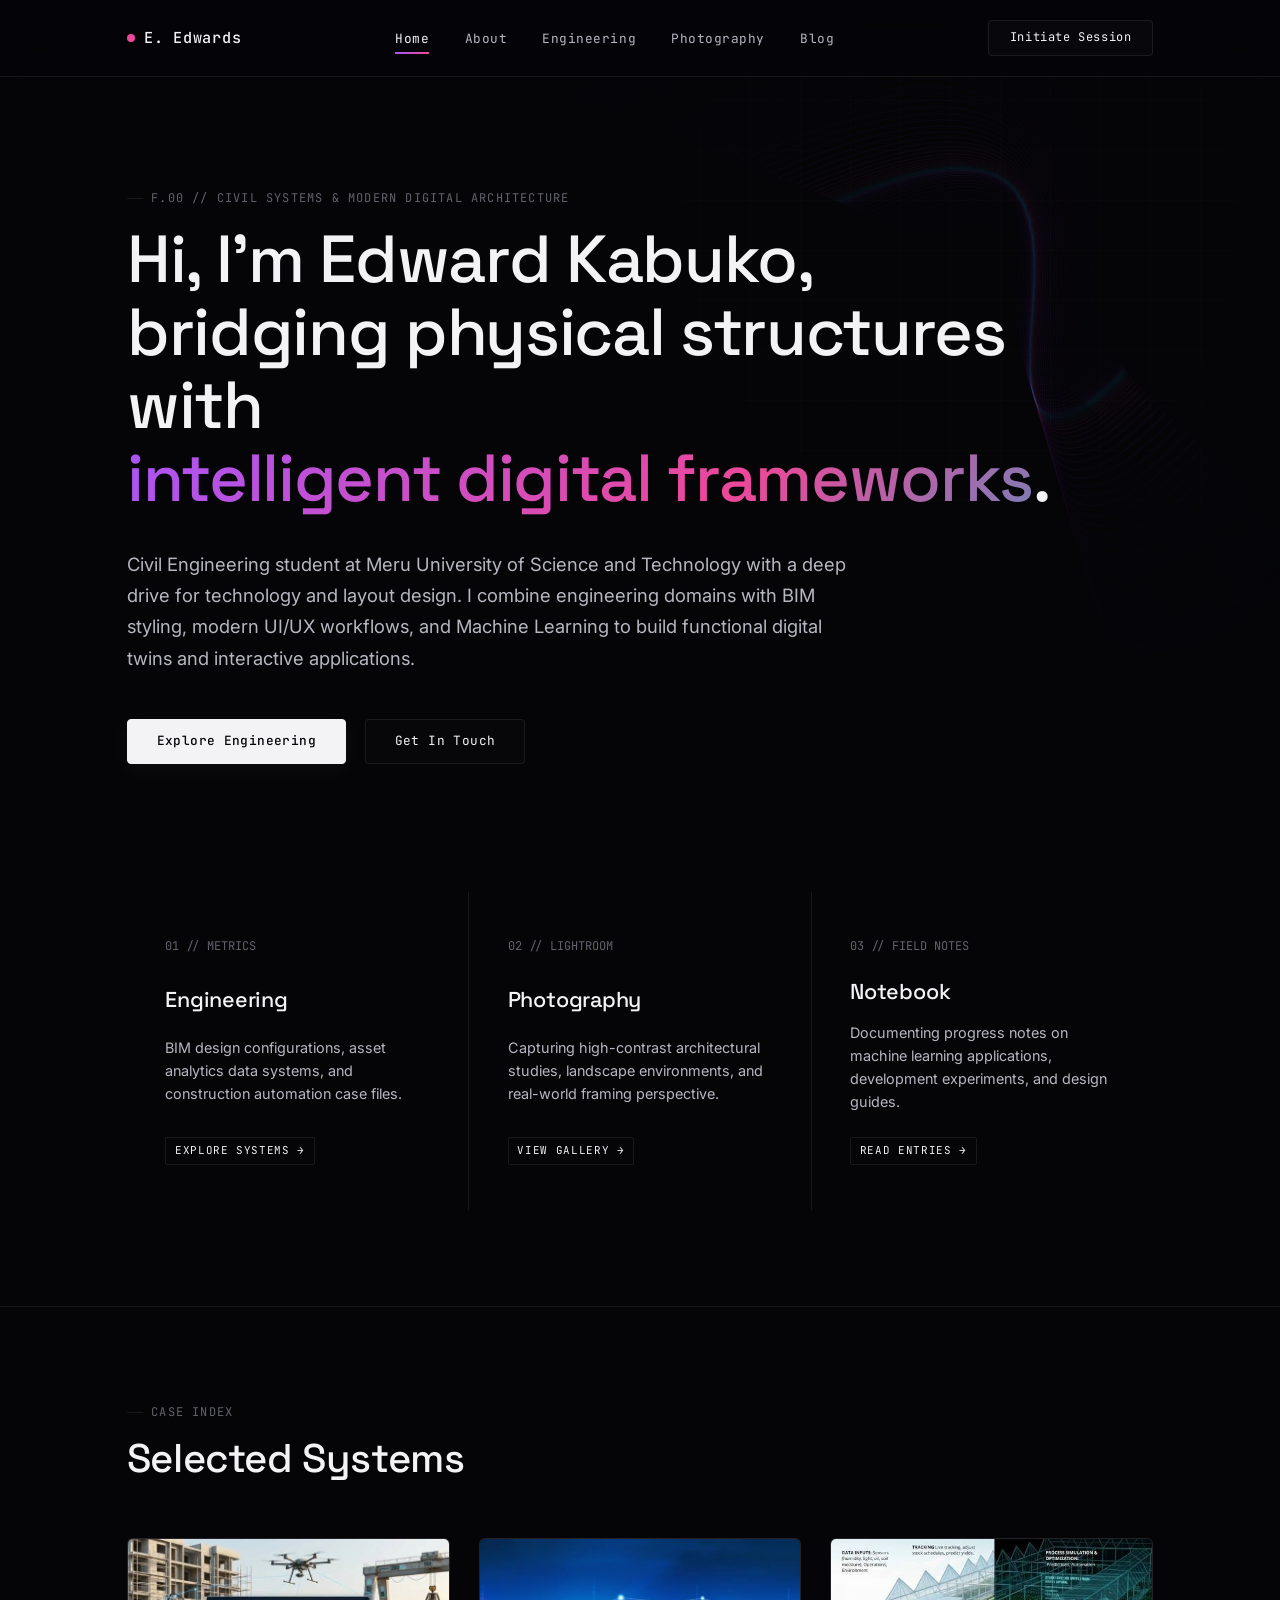
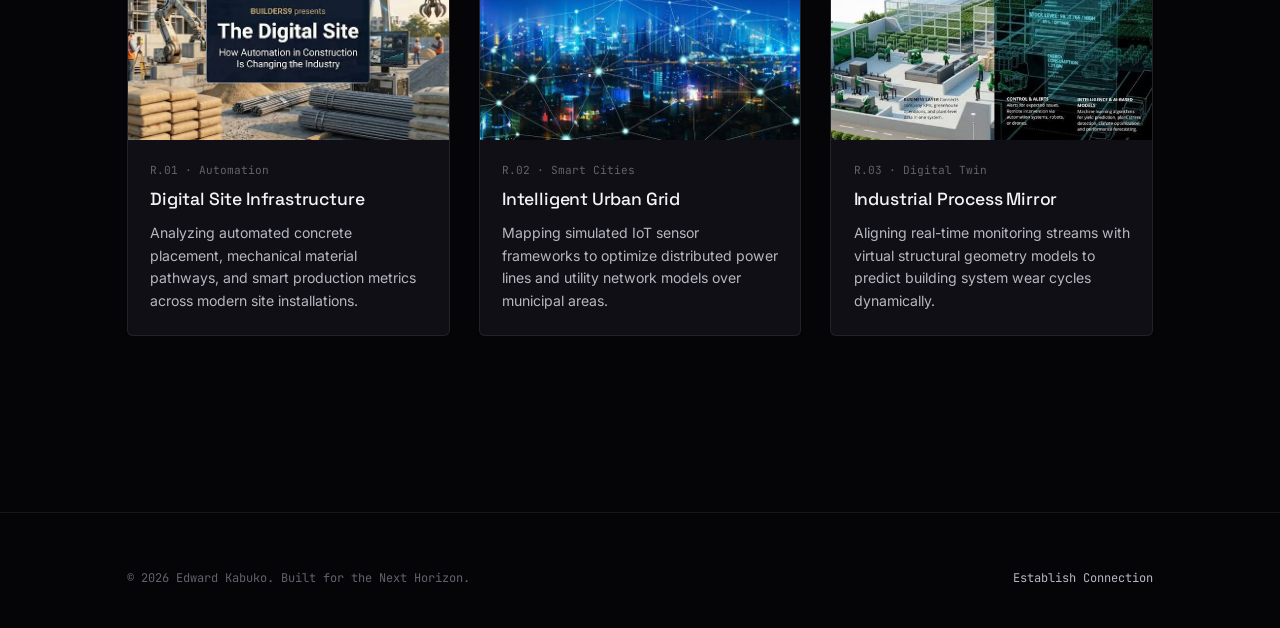
<file: index.html>
<!DOCTYPE html>
<html lang="en">
<head>
<meta charset="UTF-8">
<meta name="viewport" content="width=device-width, initial-scale=1.0">
<title>Edward Kabuko — Engineer & Designer</title>
<link rel="preconnect" href="https://fonts.googleapis.com">
<link href="https://fonts.googleapis.com/css2?family=Space+Grotesk:wght@400;500;600&family=Inter:wght@400;500;600&family=JetBrains+Mono:wght@400;500&display=swap" rel="stylesheet">
<style>
/* ===================================================================
   DESIGN TOKENS & SYSTEM BASE
=================================================================== */
:root{
  --ink:#F3F3F6;
  --ink-soft:#B7B7C2;
  --muted:#62626C;
  --paper:#050508;
  --paper-2:#0B0B11;
  --paper-3:#12121A;
  --white:#0F0F15;
  --line:rgba(255,255,255,0.08);
  --line-soft:rgba(255,255,255,0.03);
  
  /* tneosm Inspired Color Way - Cosmic Cyber Hybrid */
  --neon-violet:#A855F7;
  --neon-pink:#EC4899;
  --neon-cyan:#06B6D4;
  
  --font-display:'Space Grotesk', sans-serif;
  --font-body:'Inter', -apple-system, sans-serif;
  --font-mono:'JetBrains Mono', monospace;

  --max:1180px;
}

*{box-sizing:border-box;}
html{scroll-behavior:smooth;}
body{
  margin:0;
  background:var(--paper);
  color:var(--ink);
  font-family:var(--font-body);
  font-size:16px;
  line-height:1.6;
  -webkit-font-smoothing:antialiased;
  overflow-x: hidden;
}
a{color:inherit;text-decoration:none;}
ul{list-style:none;margin:0;padding:0;}
button{font-family:inherit;cursor:pointer;}

.container{max-width:var(--max);margin:0 auto;padding:0 6vw;}

/* Background Watermark Blueprint Grid */
.grid-bg{
  position:fixed;inset:0;z-index:-2;pointer-events:none;
  background-image:
    linear-gradient(var(--line-soft) 1px, transparent 1px),
    linear-gradient(90deg, var(--line-soft) 1px, transparent 1px);
  background-size:50px 50px;
  opacity:0.4;
  mask-image:radial-gradient(circle at 75% 25%, black 20%, transparent 80%);
}

/* ===================================================================
   HIGH-FANCY MOTION LAYER (tneosm Symmetrical Cosmic Spindle)
=================================================================== */
.tneosm-canvas-backdrop {
  position: fixed;
  inset: 0;
  z-index: -1;
  pointer-events: none;
}

/* Ultimate Hyper-Expressive Entrance Animations */
@keyframes fancyEntrance {
  0% {
    opacity: 0;
    transform: translateY(50px) scale(0.93) rotateX(15deg);
    filter: blur(20px);
  }
  40% {
    opacity: 0.6;
    filter: blur(8px);
  }
  100% {
    opacity: 1;
    transform: translateY(0) scale(1) rotateX(0deg);
    filter: blur(0);
  }
}

@keyframes pulseGlow {
  0%, 100% { transform: scale(1); opacity: 0.8; }
  50% { transform: scale(1.05); opacity: 1; filter: drop-shadow(0 0 15px var(--neon-pink)); }
}

.hero-node {
  display: inline-block;
  opacity: 0;
  transform-origin: left center;
  animation: fancyEntrance 1.8s cubic-bezier(0.19, 1, 0.22, 1) forwards;
}
.stagger-1 { animation-delay: 0.1s; }
.stagger-2 { animation-delay: 0.25s; }
.stagger-3 { animation-delay: 0.4s; }

/* ===================== TYPOGRAPHY ===================== */
h1,h2,h3,h4{
  font-family:var(--font-display);
  font-weight:500;
  letter-spacing:-0.01em;
  margin:0 0 0.5em;
  color:var(--ink);
}
h1{font-size:clamp(2.5rem, 5.2vw, 4.4rem); line-height:1.1; letter-spacing:-0.02em;}
h2{font-size:clamp(1.8rem, 3.5vw, 2.5rem); line-height:1.15;}
h3{font-size:1.25rem;}
p{margin:0 0 1.2em; color:var(--ink-soft);}

.eyebrow{
  font-family:var(--font-mono);
  font-size:0.75rem;
  letter-spacing:0.1em;
  text-transform:uppercase;
  color:var(--muted);
  display:flex;align-items:center;gap:0.7em;
  margin-bottom:1.2em;
}
.eyebrow::before{content:"";width:16px;height:1px;background:var(--line);display:inline-block;}

/* Expressive Fluid Text Gradient */
.grad-text {
  background: linear-gradient(135deg, var(--neon-violet) 0%, var(--neon-pink) 35%, var(--neon-cyan) 70%, var(--neon-violet) 100%);
  background-size: 200% auto;
  -webkit-background-clip: text; 
  background-clip: text; 
  color: transparent;
  animation: fluidShimmer 6s linear infinite;
}

@keyframes fluidShimmer {
  0% { background-position: 0% center; }
  100% { background-position: 200% center; }
}

.lede{font-size:1.15rem; max-width:740px; line-height:1.7;}

/* ===================== HEADER NAV ===================== */
.site-nav{
  position:sticky; top:0; z-index:100;
  background:rgba(5,5,8,0.75);
  backdrop-filter:blur(20px);
  border-bottom:1px solid var(--line);
}
.site-nav .container{
  display:flex; align-items:center; justify-content:space-between;
  height:76px;
}
.brand{
  font-family:var(--font-mono);
  font-size:0.95rem; font-weight:500; letter-spacing:0.05em;
  display:flex; align-items:center; gap:0.6em;
}
.brand .status-orb {
  width:8px; height:8px; border-radius:50%;
  background:var(--neon-pink);
  animation: pulseGlow 2s infinite ease-in-out;
}
.nav-links{display:flex; gap:2.2rem;}
.nav-links a{
  font-family:var(--font-mono); font-size:0.8rem; letter-spacing:0.04em;
  color:var(--ink-soft); position:relative; padding:0.4em 0;
  transition: color 0.25s ease;
}
.nav-links a:hover, .nav-links a.active{color:var(--ink);}
.nav-links a.active::after{
  content:""; position:absolute; left:0; right:0; bottom:-2px; height:2px; 
  background:linear-gradient(90deg, var(--neon-violet), var(--neon-pink));
}
.nav-cta{
  font-family:var(--font-mono); font-size:0.75rem; letter-spacing:0.05em;
  border:1px solid var(--line); padding:0.6em 1.3rem; border-radius:4px;
  background: rgba(255,255,255,0.02); transition: all 0.2s ease;
}
.nav-cta:hover{ border-color:var(--ink); background:var(--ink); color:var(--paper); }
.nav-toggle{display:none; background:none; border:none; color:var(--ink); font-size:1.4rem;}

/* ===================== CONTROLS & INTERFACE ===================== */
.btn{
  display:inline-flex; align-items:center; gap:0.6em;
  font-family:var(--font-mono); font-size:0.8rem; letter-spacing:0.03em;
  padding:0.9em 1.8rem; border-radius:4px; transition:all .3s cubic-bezier(0.16, 1, 0.3, 1);
}
.btn-primary{
  background: var(--ink); color: var(--paper); font-weight: 500; border:1px solid var(--ink);
  box-shadow: 0 4px 20px rgba(255, 255, 255, 0.05);
}
.btn-primary:hover{ 
  background: transparent; 
  color: var(--ink); 
  transform: translateY(-2px);
  box-shadow: 0 6px 24px rgba(255, 255, 255, 0.12);
}
.btn-ghost{ border:1px solid var(--line); color:var(--ink); background: rgba(255,255,255,0.01); }
.btn-ghost:hover{ 
  border-color: var(--ink); 
  background: rgba(255,255,255,0.04);
  transform: translateY(-2px);
}

/* ===================== STRUCTURAL LAYOUTS ===================== */
section{padding:6rem 0;}
.hero{padding-top:7rem; padding-bottom:6rem;}
.hero-actions{display:flex; gap:1.2rem; margin-top:2.8rem; flex-wrap:wrap;}

/* Teaser Router Blocks */
.teasers{display:grid; grid-template-columns:repeat(3,1fr); gap:1px; background:var(--line); margin-top:2rem;}
.teaser{
  background:var(--paper); padding:2.8rem 2.4rem; min-height:270px;
  display:flex; flex-direction:column; justify-content:space-between;
  transition: all 0.4s cubic-bezier(0.16, 1, 0.3, 1);
  position: relative;
  overflow: hidden;
}
.teaser::before {
  content: ""; position: absolute; inset: 0; 
  background: linear-gradient(135deg, rgba(168,85,247,0.05) 0%, rgba(236,72,153,0.05) 100%);
  opacity: 0; transition: opacity 0.4s ease; z-index: 0;
}
.teaser:hover::before { opacity: 1; }
.teaser:hover{ background:var(--paper-2); transform: translateY(-4px); z-index: 2; box-shadow: 0 20px 40px rgba(0,0,0,0.4); }
.teaser * { z-index: 1; }
.teaser .num{font-family:var(--font-mono); color:var(--muted); font-size:0.75rem;}
.teaser h3{margin-top:1.2rem; font-size:1.35rem; transition: color 0.3s ease;}
.teaser:hover h3 { color: var(--neon-cyan); }
.teaser p{font-size:0.9rem; margin-bottom:0;}
.teaser .tag{
  font-family:var(--font-mono); font-size:0.68rem; letter-spacing:0.06em;
  text-transform:uppercase; padding:0.4em 0.8em; border:1px solid var(--line);
  display:inline-block; margin-top:1.5rem; width:fit-content; border-radius:2px;
  transition: all 0.3s ease;
}
.teaser:hover .tag{ border-color: var(--ink); background: var(--ink); color: var(--paper); }

/* Grid Project Showcases */
.featured-strip{display:grid; grid-template-columns:repeat(3,1fr); gap:1.8rem;}
.feat-card{
  border:1px solid var(--line); background:var(--white); 
  border-radius:6px; overflow:hidden;
  transition: border-color 0.4s ease, transform 0.4s cubic-bezier(0.16, 1, 0.3, 1), box-shadow 0.4s ease;
}
.feat-thumb{
  aspect-ratio:16/10; background:var(--paper-3); position:relative; overflow:hidden;
  background-image: repeating-linear-gradient(45deg, var(--line-soft) 0, var(--line-soft) 1px, transparent 1px, transparent 12px);
}
.feat-card .feat-body{padding:1.4rem;}
.feat-card h4{font-size:1.1rem; margin:0.3em 0 0.5em;}
.feat-card h4 a:hover{ color: var(--neon-pink); }
.feat-card p{font-size:0.88rem; margin-bottom:0;}
.feat-card .frame-tag{font-family:var(--font-mono); font-size:0.7rem; color:var(--muted); display:block;}

.feat-card:hover{
  border-color: rgba(6, 182, 212, 0.5);
  transform: translateY(-6px) scale(1.01);
  box-shadow: 0 22px 40px -10px rgba(6, 182, 212, 0.15);
}

/* ===================== FOOTER ===================== */
footer{border-top:1px solid var(--line); padding:3.5rem 0 2.5rem; margin-top:5rem;}
.foot-bottom{
  display:flex; justify-content:space-between; align-items:center;
  font-family:var(--font-mono); font-size:0.75rem; color:var(--muted);
  flex-wrap:wrap; gap:1rem;
}

/* ===================== MOBILE ADAPTATION ===================== */
@media (max-width:980px){
  .teasers{grid-template-columns:1fr;}
  .featured-strip{grid-template-columns:repeat(2,1fr);}
}
@media (max-width:640px){
  .nav-links{
    position:fixed; top:76px; left:0; right:0; background:var(--paper);
    flex-direction:column; padding:2rem 6vw; border-bottom:1px solid var(--line);
    display:none; gap:1.5rem;
  }
  .nav-links.open{display:flex;}
  .nav-cta{display:none;}
  .nav-toggle{display:block;}
  .featured-strip{grid-template-columns:1fr;}
}
</style>
</head>
<body>

<!-- High-Fancy tneosm Mathematical Symmetrical Spindle Canvas Backdrop -->
<canvas class="tneosm-canvas-backdrop" id="tneosmSpindleBackdrop"></canvas>

<div class="grid-bg"></div>

<!-- Main Navigation Header -->
<nav class="site-nav">
  <div class="container">
    <a href="index.html" class="brand"><span class="status-orb"></span>E. Edwards</a>
    <ul class="nav-links">
      <li><a href="index.html" class="active">Home</a></li>
      <li><a href="about.html">About</a></li>
      <li><a href="engineering.html">Engineering</a></li>
      <li><a href="photography.html">Photography</a></li>
      <li><a href="blog.html">Blog</a></li>
    </ul>
    <a href="contact.html" class="nav-cta">Initiate Session</a>
    <button class="nav-toggle" aria-label="Toggle Navigation Menu">☰</button>
  </div>
</nav>

<!-- Hero Concept Frame -->
<header class="hero">
  <div class="container">
    <div class="eyebrow">F.00 // Civil Systems &amp; Modern Digital Architecture</div>
    <h1>
      <span class="hero-node stagger-1">Hi, I'm Edward Kabuko,</span> <br>
      <span class="hero-node stagger-2">bridging physical structures with</span> <br>
      <span class="hero-node stagger-3"><span class="grad-text">intelligent digital frameworks</span>.</span>
    </h1>
    <p class="lede">Civil Engineering student at Meru University of Science and Technology with a deep drive for technology and layout design. I combine engineering domains with BIM styling, modern UI/UX workflows, and Machine Learning to build functional digital twins and interactive applications.</p>
    <div class="hero-actions">
      <a href="engineering.html" class="btn btn-primary">Explore Engineering</a>
      <a href="contact.html" class="btn btn-ghost">Get In Touch</a>
    </div>
  </div>
</header>

<!-- Split Routing Gateways -->
<section style="padding-top: 0;">
  <div class="container">
    <div class="teasers">
      <div class="teaser">
        <span class="num">01 // METRICS</span>
        <h3>Engineering</h3>
        <p>BIM design configurations, asset analytics data systems, and construction automation case files.</p>
        <a href="engineering.html" class="tag">Explore Systems &rarr;</a>
      </div>
      <div class="teaser">
        <span class="num">02 // LIGHTROOM</span>
        <h3>Photography</h3>
        <p>Capturing high-contrast architectural studies, landscape environments, and real-world framing perspective.</p>
        <a href="photography.html" class="tag">View Gallery &rarr;</a>
      </div>
      <div class="teaser">
        <span class="num">03 // FIELD NOTES</span>
        <h3>Notebook</h3>
        <p>Documenting progress notes on machine learning applications, development experiments, and design guides.</p>
        <a href="blog.html" class="tag">Read Entries &rarr;</a>
      </div>
    </div>
  </div>
</section>

<!-- Projects Showcase -->
<section style="border-top: 1px solid var(--line);">
  <div class="container">
    <div class="section-head" style="margin-bottom: 3.5rem;">
      <div class="eyebrow">Case Index</div>
      <h2>Selected Systems</h2>
    </div>

    <div class="featured-strip">
      <div class="feat-card">
        <div class="feat-thumb">
          <img src="img/automation.jpg" alt="Digital Site Interface" style="width:100%; height:100%; object-fit:cover;">
        </div>
        <div class="feat-body">
          <span class="frame-tag">R.01 · Automation</span>
          <h4><a href="engineering-project.html">Digital Site Infrastructure</a></h4>
          <p>Analyzing automated concrete placement, mechanical material pathways, and smart production metrics across modern site installations.</p>
        </div>
      </div>

      <div class="feat-card">
        <div class="feat-thumb">
          <img src="img/Digital.jpg" alt="Smart City Infrastructure Map" style="width:100%; height:100%; object-fit:cover;">
        </div>
        <div class="feat-body">
          <span class="frame-tag">R.02 · Smart Cities</span>
          <h4><a href="engineering-project.html">Intelligent Urban Grid</a></h4>
          <p>Mapping simulated IoT sensor frameworks to optimize distributed power lines and utility network models over municipal areas.</p>
        </div>
      </div>

      <div class="feat-card">
        <div class="feat-thumb">
          <img src="img/Twin.jpg" alt="Digital Twin System Workspace" style="width:100%; height:100%; object-fit:cover;">
        </div>
        <div class="feat-body">
          <span class="frame-tag">R.03 · Digital Twin</span>
          <h4><a href="engineering-project.html">Industrial Process Mirror</a></h4>
          <p>Aligning real-time monitoring streams with virtual structural geometry models to predict building system wear cycles dynamically.</p>
        </div>
      </div>
    </div>
  </div>
</section>

<!-- Footer Interface -->
<footer>
  <div class="container">
    <div class="foot-bottom">
      <span>© 2026 Edward Kabuko. Built for the Next Horizon.</span>
      <a href="contact.html" style="color: var(--ink-soft);">Establish Connection</a>
    </div>
  </div>
</footer>

<script>
// Mobile Menu Trigger Logic
document.addEventListener('DOMContentLoaded', () => {
  const toggle = document.querySelector('.nav-toggle');
  const links = document.querySelector('.nav-links');
  if (toggle && links) {
    toggle.addEventListener('click', () => {
      links.classList.toggle('open');
    });
  }
});

// Premium Hyper-Expressive "tneosm" Symmetrical Multi-Orbit Spindle Machine
document.addEventListener('DOMContentLoaded', () => {
  const canvas = document.getElementById('tneosmSpindleBackdrop');
  if (!canvas) return;
  const ctx = canvas.getContext('2d');

  let time = 0;
  let mouse = { x: 0, y: 0, targetX: 0, targetY: 0 };

  function setSize() {
    canvas.width = window.innerWidth;
    canvas.height = window.innerHeight;
  }
  window.addEventListener('resize', setSize);
  setSize();

  // Amplified cursor parallax tracking for hyper-expressive movement
  window.addEventListener('mousemove', (e) => {
    mouse.targetX = (e.clientX - canvas.width / 2) * 0.28;
    mouse.targetY = (e.clientY - canvas.height / 2) * 0.28;
  });

  function drawTneosmSpindle() {
    ctx.clearRect(0, 0, canvas.width, canvas.height);

    // Organic spring-like easing for mouse physics
    mouse.x += (mouse.targetX - mouse.x) * 0.06;
    mouse.y += (mouse.targetY - mouse.y) * 0.06;

    // Accelerated evolution factor for a more expressive pulse rate
    time += 0.0045;

    // Rigidly locked to the top right quadrant throughout window dimensions
    const centerX = canvas.width * 0.78 + mouse.x;
    const centerY = canvas.height * 0.30 + mouse.y;

    // Enhanced fidelity: 64 distinct mathematical vector paths
    const ribCount = 64; 
    const pointsPerRib = 70;
    const maxRadius = Math.min(canvas.width, canvas.height) * 0.48;

    for (let i = 0; i < ribCount; i++) {
      const normRib = i / ribCount;
      
      // Complex double-wave mathematical pinch matrix for extreme elegance
      const pinchWave = Math.sin(time * 2.0 + normRib * Math.PI * 3.0) * 35;
      const radius = maxRadius * (0.10 + normRib * 0.90) + pinchWave;

      ctx.beginPath();

      for (let j = 0; j < pointsPerRib; j++) {
        const normPt = j / pointsPerRib;
        
        // Multi-layered harmonic spindle geometry equations
        const angle = normPt * Math.PI * 2 + (time * (0.8 + (1 - normRib) * 1.1));

        // High-expressive infinity visual warp model
        const xRaw = Math.cos(angle) * radius;
        const yRaw = Math.sin(angle * 2.5) * (radius * 0.42); 

        // Live complex rotation matrix to generate beautiful spatial depth curves
        const tilt = 0.68 + Math.cos(time * 0.4 + normRib * 0.5) * 0.12;
        const xRotated = xRaw * Math.cos(tilt) - yRaw * Math.sin(tilt);
        const yRotated = xRaw * Math.sin(tilt) + yRaw * Math.cos(tilt);

        const finalX = centerX + xRotated;
        const finalY = centerY + yRotated;

        if (j === 0) {
          ctx.moveTo(finalX, finalY);
        } else {
          ctx.lineTo(finalX, finalY);
        }
      }

      ctx.closePath();

      // Premium Hyper-Vivid Dynamic Palette Cycle (Violet -> Pink -> Cyan -> Violet)
      const colorProgress = Math.sin(time * 1.5 + normRib * Math.PI * 2.5) * 0.5 + 0.5;
      
      let rColor, gColor, bColor;
      if (colorProgress < 0.33) {
        const ratio = colorProgress * 3;
        rColor = Math.floor(168 + (236 - 168) * ratio);
        gColor = Math.floor(85 + (72 - 85) * ratio);
        bColor = Math.floor(247 + (153 - 247) * ratio);
      } else if (colorProgress < 0.66) {
        const ratio = (colorProgress - 0.33) * 3;
        rColor = Math.floor(236 + (6 - 236) * ratio);
        gColor = Math.floor(72 + (182 - 72) * ratio);
        bColor = Math.floor(153 + (212 - 153) * ratio);
      } else {
        const ratio = (colorProgress - 0.66) * 3;
        rColor = Math.floor(6 + (168 - 6) * ratio);
        gColor = Math.floor(182 + (85 - 182) * ratio);
        bColor = Math.floor(212 + (247 - 212) * ratio);
      }

      // Layered alpha mapping creating glowing holographic fields
      const dynamicAlpha = (0.015 + normRib * 0.14) * (0.35 + Math.sin(time * 2.5 + normRib * 5.0) * 0.45);

      ctx.strokeStyle = `rgba(${rColor}, ${gColor}, ${bColor}, ${Math.max(0.005, Math.min(0.28, dynamicAlpha))})`;
      ctx.lineWidth = 0.7 + (normRib * 1.1);
      ctx.stroke();
    }

    requestAnimationFrame(drawTneosmSpindle);
  }

  drawTneosmSpindle();
});
</script>
</body>
</html>
</file>
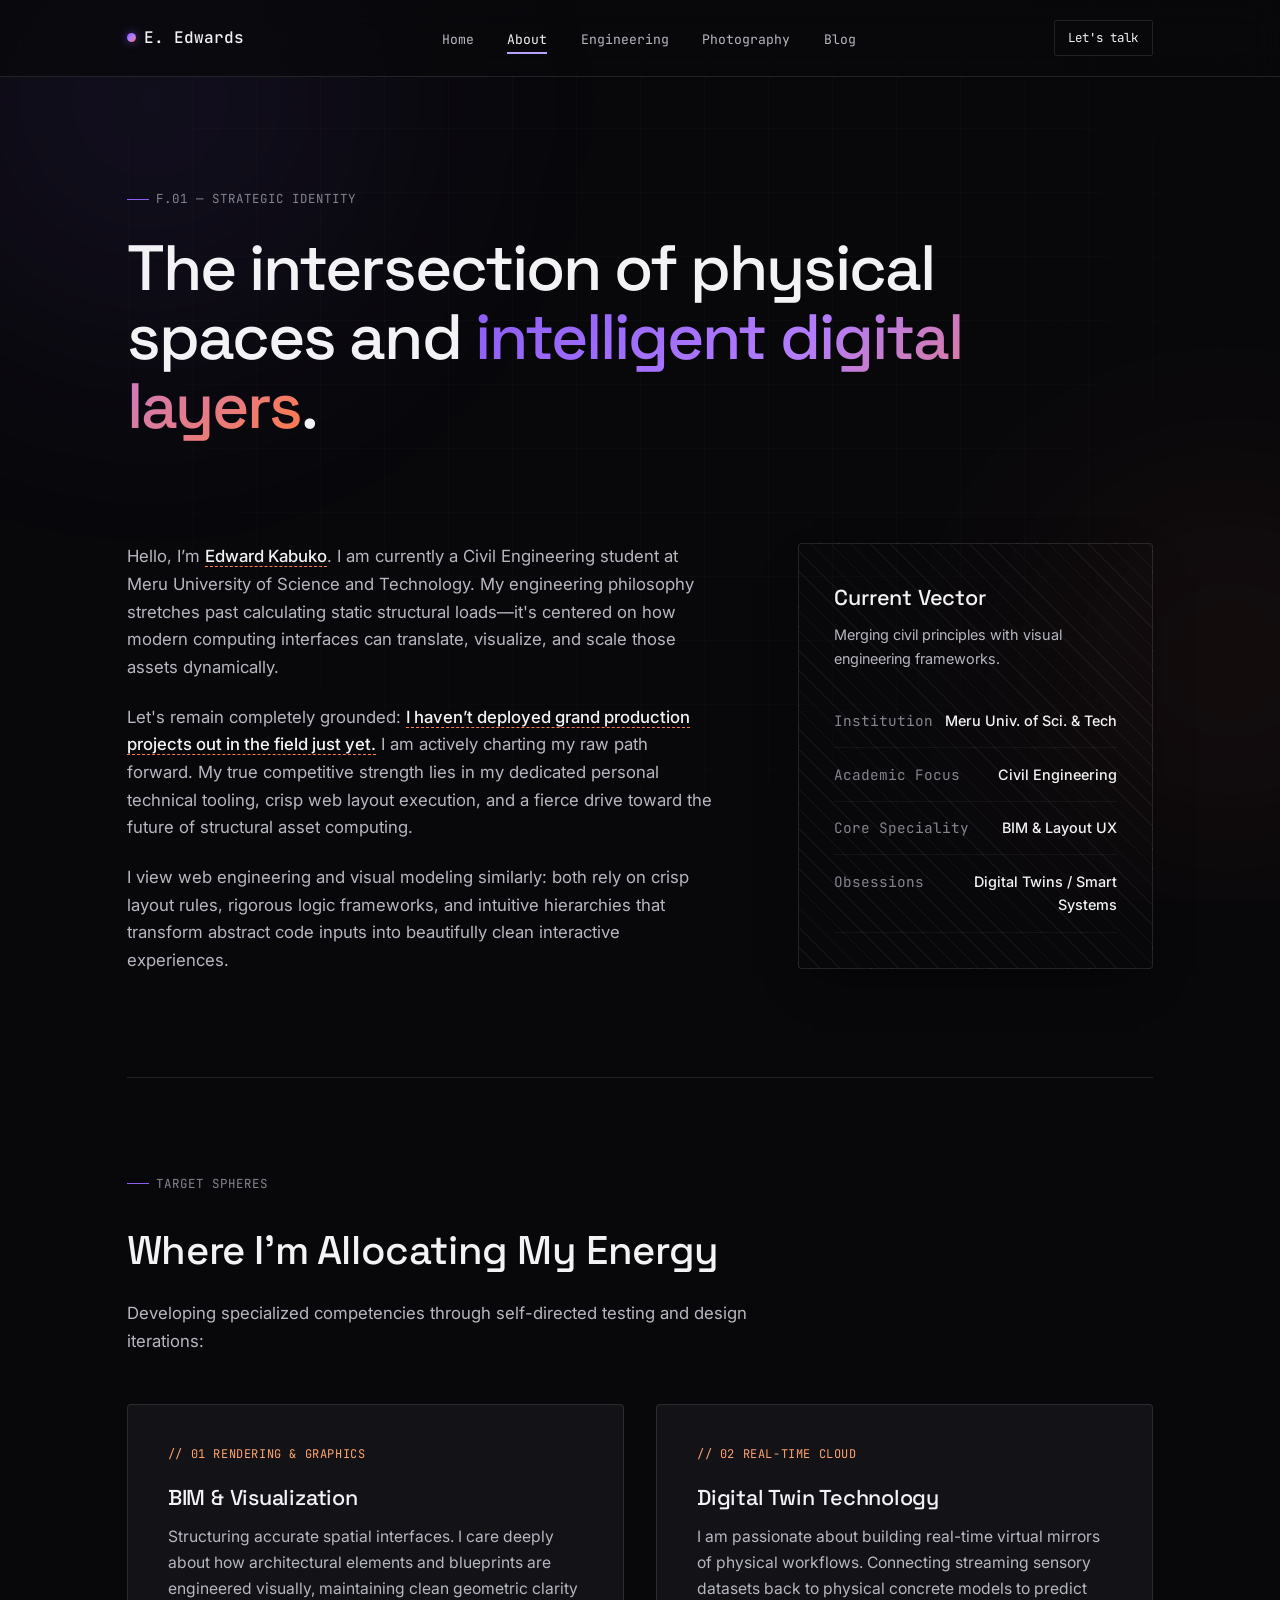
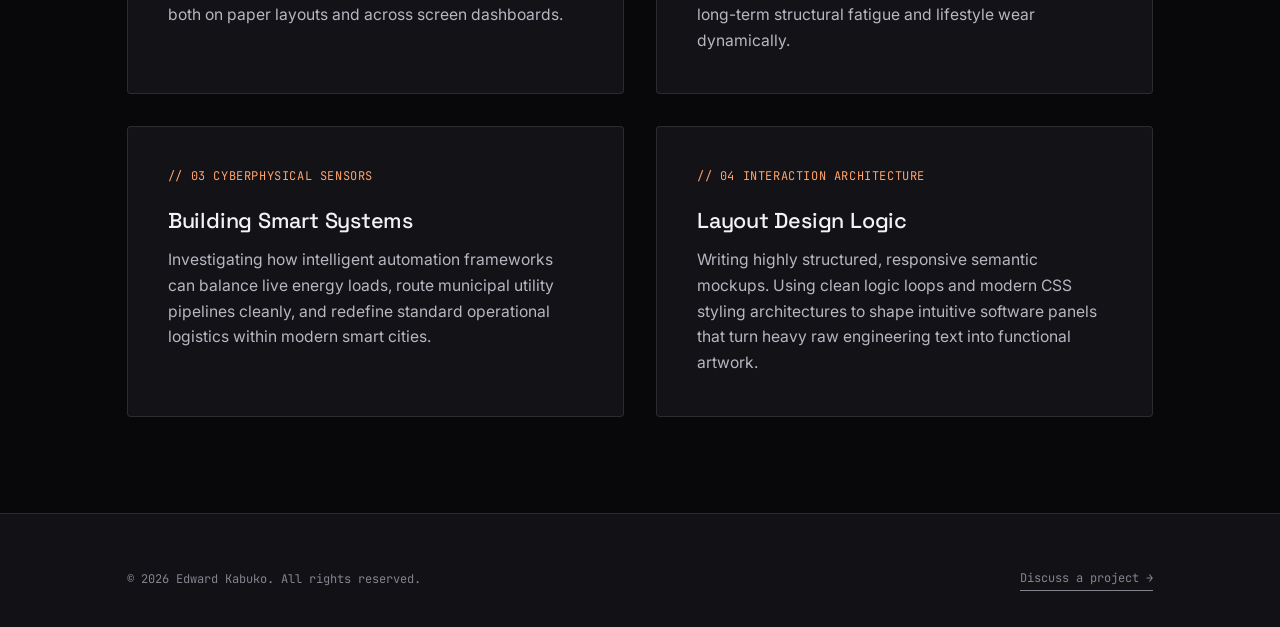
<file: about.html>
<!DOCTYPE html>
<html lang="en">
<head>
<meta charset="UTF-8">
<meta name="viewport" content="width=device-width, initial-scale=1.0">
<title>About — Edward Kabuko</title>
<link rel="preconnect" href="https://fonts.googleapis.com">
<link href="https://fonts.googleapis.com/css2?family=Space+Grotesk:wght@400;500;600&family=Inter:wght@400;500;600&family=JetBrains+Mono:wght@400;500&display=swap" rel="stylesheet">
<style>
/* ===================================================================
   DESIGN TOKENS (Premium Cinematic Dark Mode)
=================================================================== */
:root{
  --ink:#F3F3F6;
  --ink-soft:#B7B7C2;
  --muted:#84848F;
  --paper:#08080B;
  --paper-2:#111116;
  --paper-3:#171721;
  --white:#121217;
  --line:rgba(255,255,255,0.11);
  --line-soft:rgba(255,255,255,0.05);
  
  /* Cyberpunk / Engineering High-Contrast Accents */
  --blue:#8B5CF6;
  --blue-deep:#B9A2FF;
  --blue-tint:rgba(139,92,246,0.15);
  --amber:#FF7A45;
  --amber-deep:#FFA36B;
  --amber-tint:rgba(255,122,69,0.15);
  --grad-primary: linear-gradient(135deg, var(--blue) 0%, #B27CFF 50%, var(--amber) 100%);

  --font-display:'Space Grotesk', sans-serif;
  --font-body:'Inter', -apple-system, sans-serif;
  --font-mono:'JetBrains Mono', monospace;

  --max:1180px;
}

*{box-sizing:border-box;}
html{scroll-behavior:smooth;}
body{
  margin:0;
  background:var(--paper);
  color:var(--ink);
  font-family:var(--font-body);
  font-size:17px;
  line-height:1.65;
  -webkit-font-smoothing:antialiased;
  overflow-x: hidden;
}
a{color:inherit;text-decoration:none;}
ul{list-style:none;margin:0;padding:0;}
button{font-family:inherit;cursor:pointer;}

.container{max-width:var(--max);margin:0 auto;padding:0 6vw;}

/* Animated/Glow Ambient Elements */
.grid-bg{
  position:fixed;inset:0;z-index:-1;pointer-events:none;
  background-image:
    linear-gradient(var(--line-soft) 1px, transparent 1px),
    linear-gradient(90deg, var(--line-soft) 1px, transparent 1px);
  background-size:64px 64px;
  opacity:0.4;
  mask-image:radial-gradient(circle at 50% 30%, black 40%, transparent 85%);
}

.glow-field{ position:fixed; inset:0; z-index:-2; pointer-events:none; overflow:hidden; }
.glow{ position:absolute; border-radius:50%; filter:blur(120px); pointer-events:none; opacity: 0.6; }
.glow-a{ width:700px; height:700px; top:-250px; left:-200px; background:radial-gradient(circle, rgba(139,92,246,0.22), transparent 70%); }
.glow-b{ width:600px; height:600px; top:40%; right:-250px; background:radial-gradient(circle, rgba(255,122,69,0.15), transparent 70%); }

/* ===================== TYPE & ANIMATIONS ===================== */
@keyframes revealUp {
  from { opacity: 0; transform: translateY(24px); filter: blur(4px); }
  to { opacity: 1; transform: translateY(0); filter: blur(0); }
}

h1,h2,h3{
  font-family:var(--font-display);
  font-weight:500;
  letter-spacing:-0.01em;
  margin:0 0 0.6em;
  color:var(--ink);
}
h1{
  font-size:clamp(2.5rem, 5vw, 4.2rem); 
  line-height:1.08; 
  letter-spacing:-0.03em;
  animation: revealUp 0.8s cubic-bezier(0.16, 1, 0.3, 1) forwards;
}
h2{font-size:clamp(1.8rem, 3.5vw, 2.5rem); margin-bottom:1rem;}
h3{font-size:1.35rem; margin-bottom:0.5rem;}
p{margin:0 0 1.3em; color:var(--ink-soft); font-size:1.05rem;}

.grad-text {
  background: var(--grad-primary);
  -webkit-background-clip: text;
  background-clip: text;
  color: transparent;
}

.eyebrow{
  font-family:var(--font-mono);
  font-size:0.78rem;
  letter-spacing:0.08em;
  text-transform:uppercase;
  color:var(--muted);
  display:flex;align-items:center;gap:0.6em;
  margin-bottom:1.5rem;
}
.eyebrow::before{content:"";width:22px;height:1px;background:var(--blue);display:inline-block;}

/* ===================== NAV ===================== */
.site-nav{
  position:sticky; top:0; z-index:50;
  background:rgba(8,8,11,0.75);
  backdrop-filter:blur(16px);
  border-bottom:1px solid var(--line);
}
.site-nav .container{
  display:flex; align-items:center; justify-content:space-between;
  height:76px;
}
.brand{
  font-family:var(--font-mono); font-size:1rem; font-weight:500;
  display:flex; align-items:center; gap:0.5em;
}
.brand .dot{
  width:9px; height:9px; border-radius:50%; 
  background: var(--grad-primary);
  box-shadow: 0 0 10px rgba(139,92,246,0.6);
}
.nav-links{display:flex; gap:2.1rem; align-items:center;}
.nav-links a{font-family:var(--font-mono); font-size:0.82rem; color:var(--ink-soft); position:relative; padding:0.3em 0; transition: color 0.2s;}
.nav-links a.active, .nav-links a:hover{color:var(--ink);}
.nav-links a.active::after{content:""; position:absolute; left:0; right:0; bottom:-2px; height:2px; background:var(--blue-deep);}
.nav-cta{
  font-family:var(--font-mono); font-size:0.78rem; border:1px solid var(--line); 
  padding:0.55em 1.1em; border-radius:2px; transition: all 0.2s;
}
.nav-cta:hover{background:var(--ink); color:var(--paper); border-color:var(--ink); box-shadow: 0 4px 15px rgba(255,255,255,0.1);}
.nav-toggle{display:none; background:none; border:none; color:var(--ink); font-size:1.5rem;}

/* ===================== ABOUT CONTENT LAYOUT ===================== */
.about-hero{padding:7rem 0 4rem;}
.about-grid{
  display:grid;
  grid-template-columns: 1.25fr 0.75fr;
  gap:5rem;
  padding-bottom:5rem;
}
.bio-text strong{color:var(--ink); font-weight:500; border-bottom: 1px dashed var(--amber);}

/* Sidebar Info Panel */
.sidebar-box{
  background: linear-gradient(145deg, var(--paper-2), var(--paper));
  border: 1px solid var(--line);
  padding: 2.2rem;
  position: sticky;
  top: 120px;
  border-radius: 4px;
  box-shadow: 0 20px 40px -15px rgba(0,0,0,0.5);
}
.info-list{margin-top:1.5rem;}
.info-item{
  display:flex;
  justify-content:space-between;
  border-bottom:1px solid var(--line-soft);
  padding:0.9rem 0;
  font-size:0.9rem;
}
.info-item .label{font-family:var(--font-mono); color:var(--muted);}
.info-item .val{color:var(--ink); text-align:right; font-weight: 500;}

/* ===================== HIGH-AESTHETIC CARDS GRID ===================== */
.focus-section{
  border-top:1px solid var(--line);
  padding:6rem 0;
  position: relative;
}
.focus-grid{
  display:grid;
  grid-template-columns: repeat(2, 1fr);
  gap:2rem;
  margin-top:3rem;
}
.focus-card{
  background: var(--white);
  border: 1px solid var(--line);
  padding: 2.5rem;
  border-radius: 4px;
  position: relative;
  overflow: hidden;
  transition: all 0.35s cubic-bezier(0.25, 1, 0.5, 1);
}

/* Hidden gradient top bar revealed on hover */
.focus-card::before {
  content: "";
  position: absolute;
  top: 0; left: 0; right: 0;
  height: 3px;
  background: var(--grad-primary);
  opacity: 0;
  transition: opacity 0.3s ease;
}

/* Micro animations on hover */
.focus-card:hover{
  transform: translateY(-6px) scale(1.01);
  border-color: rgba(139,92,246,0.4);
  background: var(--paper-2);
  box-shadow: 
    0 0 0 1px rgba(139,92,246,0.1),
    0 20px 40px -20px rgba(139,92,246,0.3);
}
.focus-card:hover::before {
  opacity: 1;
}

.focus-card .icon-label{
  font-family:var(--font-mono);
  font-size:0.75rem;
  color:var(--amber-deep);
  letter-spacing: 0.05em;
  display:block;
  margin-bottom:1rem;
}
.focus-card p{font-size:0.98rem; margin-bottom:0; transition: color 0.3s;}
.focus-card:hover p {color: var(--ink);}

.hatch{
  background-image: repeating-linear-gradient(45deg, var(--line-soft) 0, var(--line-soft) 1px, transparent 1px, transparent 14px);
}

/* ===================== FOOTER ===================== */
footer{border-top:1px solid var(--line); padding:3.4rem 0 2.2rem; background: var(--paper-2);}
.foot-bottom{
  display:flex; justify-content:space-between; align-items:center;
  font-family:var(--font-mono); font-size:0.75rem; color:var(--muted);
}

/* RESPONSIVE OVERRIDES */
@media (max-width:920px){
  .about-grid{grid-template-columns: 1fr; gap: 3rem;}
  .focus-grid{grid-template-columns: 1fr;}
  .sidebar-box{position:static;}
}
@media (max-width:640px){
  .nav-links{position:fixed; top:76px; left:0; right:0; background:var(--paper); flex-direction:column; align-items:flex-start; padding:1.5rem 6vw; border-bottom:1px solid var(--line); display:none; gap:1.2rem;}
  .nav-links.open{display:flex;}
  .nav-cta{display:none;}
  .nav-toggle{display:block;}
}
</style>
</head>
<body>

<div class="grid-bg"></div>
<div class="glow-field">
  <div class="glow glow-a"></div>
  <div class="glow glow-b"></div>
</div>

<!-- Navigation -->
<nav class="site-nav">
  <div class="container">
    <a href="index.html" class="brand"><span class="dot"></span>E. Edwards</a>
    <ul class="nav-links">
      <li><a href="index.html">Home</a></li>
      <li><a href="about.html" class="active">About</a></li>
      <li><a href="engineering.html">Engineering</a></li>
      <li><a href="photography.html">Photography</a></li>
      <li><a href="blog.html">Blog</a></li>
    </ul>
    <a href="contact.html" class="nav-cta">Let's talk</a>
    <button class="nav-toggle" aria-label="Toggle menu">☰</button>
  </div>
</nav>

<!-- Main About Content -->
<main class="container">
  <header class="about-hero">
    <div class="eyebrow">F.01 — Strategic Identity</div>
    <h1>The intersection of physical spaces and <span class="grad-text">intelligent digital layers</span>.</h1>
  </header>

  <div class="about-grid">
    <!-- Left Column: Narrative -->
    <div class="bio-text">
      <p>Hello, I’m <strong>Edward Kabuko</strong>. I am currently a Civil Engineering student at Meru University of Science and Technology. My engineering philosophy stretches past calculating static structural loads—it's centered on how modern computing interfaces can translate, visualize, and scale those assets dynamically.</p>
      
      <p>Let's remain completely grounded: <strong>I haven’t deployed grand production projects out in the field just yet.</strong> I am actively charting my raw path forward. My true competitive strength lies in my dedicated personal technical tooling, crisp web layout execution, and a fierce drive toward the future of structural asset computing.</p>

      <p>I view web engineering and visual modeling similarly: both rely on crisp layout rules, rigorous logic frameworks, and intuitive hierarchies that transform abstract code inputs into beautifully clean interactive experiences.</p>
    </div>

    <!-- Right Column: Context Widget -->
    <div class="sidebar">
      <div class="sidebar-box hatch">
        <h3 style="position: relative; z-index: 2;">Current Vector</h3>
        <p style="font-size: 0.9rem; margin-bottom: 1rem; position: relative; z-index: 2;">Merging civil principles with visual engineering frameworks.</p>
        <div class="info-list" style="position: relative; z-index: 2;">
          <div class="info-item"><span class="label">Institution</span><span class="val">Meru Univ. of Sci. &amp; Tech</span></div>
          <div class="info-item"><span class="label">Academic Focus</span><span class="val">Civil Engineering</span></div>
          <div class="info-item"><span class="label">Core Speciality</span><span class="val">BIM &amp; Layout UX</span></div>
          <div class="info-item"><span class="label">Obsessions</span><span class="val">Digital Twins / Smart Systems</span></div>
        </div>
      </div>
    </div>
  </div>

  <!-- Interactive Pillars Grid -->
  <section class="focus-section">
    <div class="eyebrow">Target Spheres</div>
    <h2>Where I'm Allocating My Energy</h2>
    <p style="max-width: 680px; margin-bottom: 1rem;">Developing specialized competencies through self-directed testing and design iterations:</p>

    <div class="focus-grid">
      <!-- Card 1 -->
      <div class="focus-card">
        <span class="icon-label">// 01 RENDERING & GRAPHICS</span>
        <h3>BIM & Visualization</h3>
        <p>Structuring accurate spatial interfaces. I care deeply about how architectural elements and blueprints are engineered visually, maintaining clean geometric clarity both on paper layouts and across screen dashboards.</p>
      </div>

      <!-- Card 2 -->
      <div class="focus-card">
        <span class="icon-label">// 02 REAL-TIME CLOUD</span>
        <h3>Digital Twin Technology</h3>
        <p>I am passionate about building real-time virtual mirrors of physical workflows. Connecting streaming sensory datasets back to physical concrete models to predict long-term structural fatigue and lifestyle wear dynamically.</p>
      </div>

      <!-- Card 3 -->
      <div class="focus-card">
        <span class="icon-label">// 03 CYBERPHYSICAL SENSORS</span>
        <h3>Building Smart Systems</h3>
        <p>Investigating how intelligent automation frameworks can balance live energy loads, route municipal utility pipelines cleanly, and redefine standard operational logistics within modern smart cities.</p>
      </div>

      <!-- Card 4 -->
      <div class="focus-card">
        <span class="icon-label">// 04 INTERACTION ARCHITECTURE</span>
        <h3>Layout Design Logic</h3>
        <p>Writing highly structured, responsive semantic mockups. Using clean logic loops and modern CSS styling architectures to shape intuitive software panels that turn heavy raw engineering text into functional artwork.</p>
      </div>
    </div>
  </section>
</main>

<!-- Footer Interface Block -->
<footer>
  <div class="container">
    <div class="foot-bottom">
      <span>© 2026 Edward Kabuko. All rights reserved.</span>
      <a href="contact.html" style="border-bottom: 1px solid var(--muted); padding-bottom: 2px;">Discuss a project &rarr;</a>
    </div>
  </div>
</footer>

<script>
// Mobile Navigation Toggle Animation
document.addEventListener('DOMContentLoaded', () => {
  const toggle = document.querySelector('.nav-toggle');
  const links = document.querySelector('.nav-links');
  if (toggle && links) {
    toggle.addEventListener('click', () => {
      links.classList.toggle('open');
      toggle.textContent = links.classList.contains('open') ? '✕' : '☰';
    });
  }
});
</script>
</body>
</html>
</file>
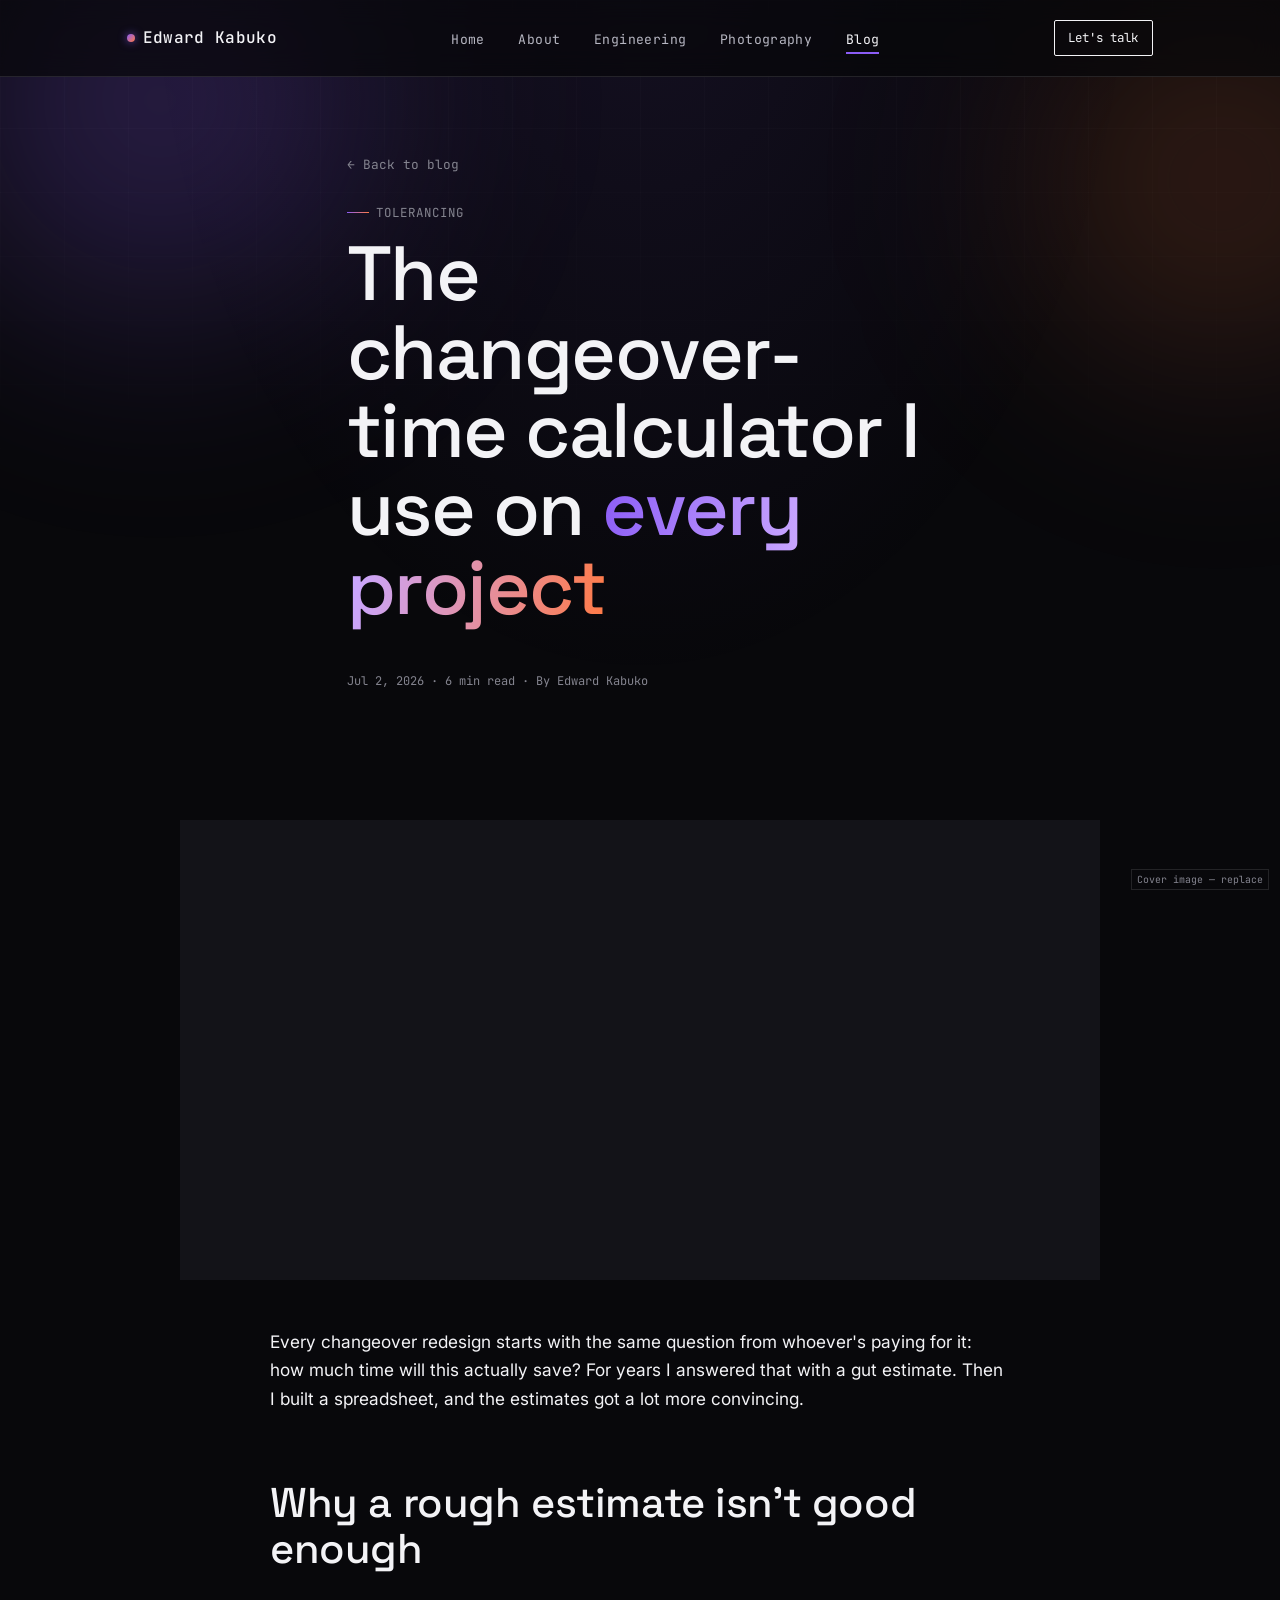
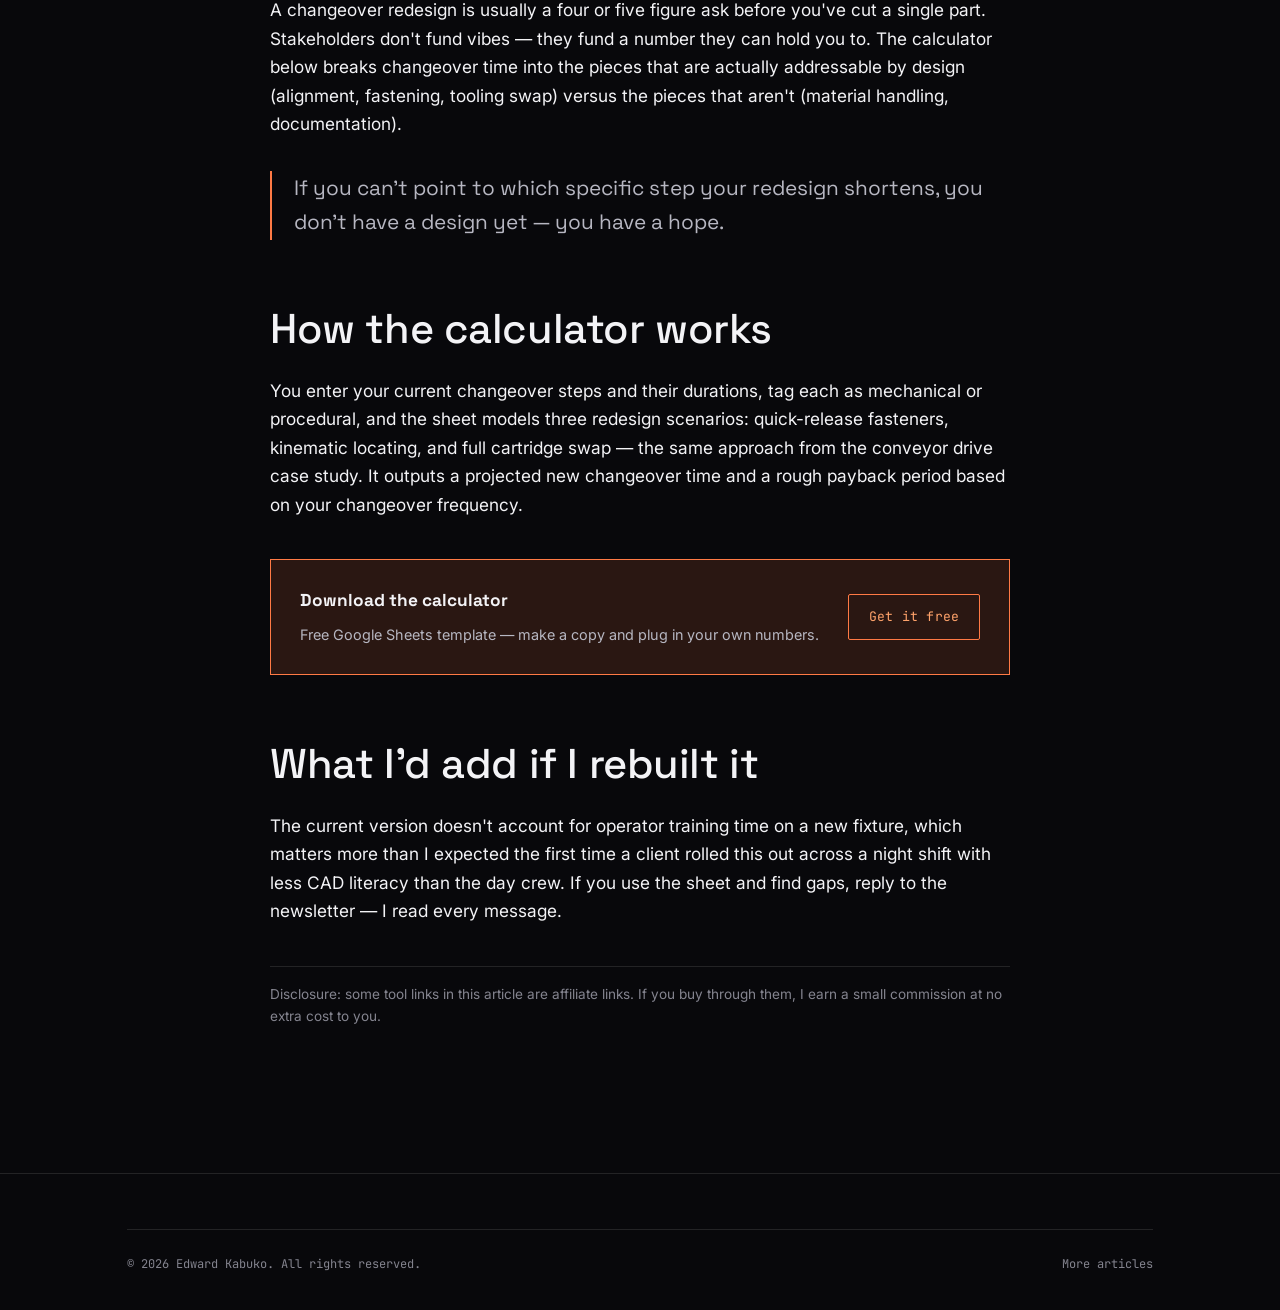
<file: blog-post.html>
<!DOCTYPE html>
<html lang="en">
<head>
<meta charset="UTF-8">
<meta name="viewport" content="width=device-width, initial-scale=1.0">
<title>The changeover-time calculator I use on every project — Edward Kabuko</title>
<link rel="preconnect" href="https://fonts.googleapis.com">
<link href="https://fonts.googleapis.com/css2?family=Space+Grotesk:wght@400;500;600&family=Inter:wght@400;500;600&family=JetBrains+Mono:wght@400;500&display=swap" rel="stylesheet">
<style>
/* ===================================================================
   DESIGN TOKENS
   Concept: "Blueprint & Darkroom" — engineering drafting meets film
   photography. Cyanotype blue = engineering. Darkroom amber = photo.
   Frame/revision numbers (F.01, R.02) are the shared visual language
   between drawing revisions and film frame counters.
=================================================================== */
:root{
  --ink:#F3F3F6;
  --ink-soft:#B7B7C2;
  --muted:#84848F;
  --paper:#08080B;
  --paper-2:#131318;
  --paper-3:#1C1C23;
  --white:#141419;
  --line:rgba(255,255,255,0.11);
  --line-soft:rgba(255,255,255,0.06);
  --blue:#8B5CF6;
  --blue-deep:#B9A2FF;
  --blue-tint:rgba(139,92,246,0.14);
  --amber:#FF7A45;
  --amber-deep:#FFA36B;
  --amber-tint:rgba(255,122,69,0.14);

  --font-display:'Space Grotesk', sans-serif;
  --font-body:'Inter', -apple-system, sans-serif;
  --font-mono:'JetBrains Mono', monospace;

  --max:1180px;
  --gap:2rem;
}

*{box-sizing:border-box;}
html{scroll-behavior:smooth;}
body{
  margin:0;
  background:var(--paper);
  color:var(--ink);
  font-family:var(--font-body);
  font-size:17px;
  line-height:1.65;
  -webkit-font-smoothing:antialiased;
}
img{max-width:100%;display:block;}
a{color:inherit;text-decoration:none;}
ul{list-style:none;margin:0;padding:0;}
button{font-family:inherit;cursor:pointer;}

.container{max-width:var(--max);margin:0 auto;padding:0 6vw;}

/* subtle blueprint grid watermark behind everything */
.grid-bg{
  position:fixed;inset:0;z-index:-1;pointer-events:none;
  background-image:
    linear-gradient(var(--line-soft) 1px, transparent 1px),
    linear-gradient(90deg, var(--line-soft) 1px, transparent 1px);
  background-size:64px 64px;
  opacity:0.35;
  mask-image:linear-gradient(to bottom, black, transparent 70%);
}

/* ===================== TYPE ===================== */
h1,h2,h3,h4{
  font-family:var(--font-display);
  font-weight:500;
  letter-spacing:-0.01em;
  margin:0 0 0.6em;
  color:var(--ink);
}
h1{font-size:clamp(2.6rem, 6vw, 5rem); line-height:1.02; letter-spacing:-0.02em;}
h2{font-size:clamp(1.7rem, 3.4vw, 2.6rem); line-height:1.1;}
h3{font-size:1.3rem;}
p{margin:0 0 1.1em;}
.eyebrow{
  font-family:var(--font-mono);
  font-size:0.78rem;
  letter-spacing:0.08em;
  text-transform:uppercase;
  color:var(--muted);
  display:flex;align-items:center;gap:0.6em;
  margin-bottom:0.9em;
}
.eyebrow::before{content:"";width:22px;height:1px;background:var(--line);display:inline-block;}
.frame-tag{
  font-family:var(--font-mono);
  font-size:0.72rem;
  color:var(--muted);
  letter-spacing:0.04em;
}
.lede{font-size:1.2rem; color:var(--ink-soft); max-width:640px;}

/* ===================== NAV ===================== */
.site-nav{
  position:sticky; top:0; z-index:50;
  background:rgba(8,8,11,0.72);
  backdrop-filter:blur(14px);
  border-bottom:1px solid var(--line);
}
.site-nav .container{
  display:flex; align-items:center; justify-content:space-between;
  height:76px;
}
.brand{
  font-family:var(--font-mono);
  font-size:1rem; font-weight:500; letter-spacing:0.02em;
  display:flex; align-items:center; gap:0.5em;
}
.brand .dot{width:8px;height:8px;border-radius:50%;background:var(--amber);display:inline-block;}
.nav-links{display:flex; gap:2.1rem; align-items:center;}
.nav-links a{
  font-family:var(--font-mono); font-size:0.82rem; letter-spacing:0.03em;
  color:var(--ink-soft); position:relative; padding:0.3em 0;
}
.nav-links a.active, .nav-links a:hover{color:var(--ink);}
.nav-links a.active::after{
  content:""; position:absolute; left:0; right:0; bottom:-2px; height:2px; background:var(--blue);
}
.nav-cta{
  font-family:var(--font-mono); font-size:0.78rem;
  border:1px solid var(--ink); padding:0.55em 1.1em; border-radius:2px;
  transition:background .18s, color .18s;
}
.nav-cta:hover{background:var(--ink); color:var(--white);}
.nav-toggle{display:none; background:none; border:none;}

/* ===================== BUTTONS ===================== */
.btn{
  display:inline-flex; align-items:center; gap:0.5em;
  font-family:var(--font-mono); font-size:0.82rem; letter-spacing:0.02em;
  padding:0.85em 1.5em; border-radius:2px; border:1px solid var(--ink);
  transition:all .18s ease;
}
.btn-primary{
  background:linear-gradient(100deg, var(--blue) 0%, #B27CFF 55%, var(--amber) 100%);
  color:#0A0A0D; border-color:transparent; font-weight:500;
}
.btn-primary:hover{filter:brightness(1.1);}
.btn-ghost{background:transparent; color:var(--ink);}
.btn-ghost:hover{background:var(--ink); color:var(--white);}
.btn-blue{border-color:var(--blue); color:var(--blue);}
.btn-blue:hover{background:var(--blue); color:var(--white);}
.btn-amber{border-color:var(--amber); color:var(--amber-deep);}
.btn-amber:hover{background:var(--amber); color:var(--white); border-color:var(--amber);}

/* ===================== SECTIONS ===================== */
section{padding:6.5rem 0;}
section.tight{padding:4rem 0;}
.section-head{
  display:flex; justify-content:space-between; align-items:flex-end;
  gap:2rem; margin-bottom:3rem; flex-wrap:wrap;
}
hr.rule{border:none; border-top:1px solid var(--line); margin:0;}

/* ===================== HERO ===================== */
.hero{padding-top:4.5rem; padding-bottom:5rem;}
.hero-grid{
  display:grid; grid-template-columns:1.3fr 1fr; gap:4rem; align-items:end;
}
.hero-visual{
  aspect-ratio:4/5; border:1px solid var(--line);
  position:relative; overflow:hidden; background:var(--paper-2);
}
.hero-actions{display:flex; gap:1rem; margin-top:2.2rem; flex-wrap:wrap;}
.hero-meta{
  display:flex; flex-direction:column; gap:1.4rem; padding-bottom:0.5rem;
}
.hero-meta .stat{border-top:1px solid var(--line); padding-top:0.8rem;}
.hero-meta .stat b{display:block; font-family:var(--font-display); font-size:1.6rem;}
.hero-meta .stat span{font-family:var(--font-mono); font-size:0.75rem; color:var(--muted);}

/* ===================== SPLIT TEASERS (home) ===================== */
.teasers{display:grid; grid-template-columns:repeat(3,1fr); gap:1px; background:var(--line);}
.teaser{
  background:var(--paper); padding:2.6rem 2.2rem; position:relative;
  transition:background .2s;
  min-height:280px; display:flex; flex-direction:column; justify-content:space-between;
}
.teaser:hover{background:var(--paper-2);}
.teaser .num{font-family:var(--font-mono); color:var(--muted); font-size:0.8rem;}
.teaser h3{margin-top:1rem;}
.teaser .tag{
  font-family:var(--font-mono); font-size:0.7rem; letter-spacing:0.05em;
  text-transform:uppercase; padding:0.3em 0.7em; border:1px solid var(--line);
  display:inline-block; margin-top:1.2rem; width:fit-content;
}
.teaser.eng .tag{border-color:var(--blue); color:var(--blue-deep);}
.teaser.photo .tag{border-color:var(--amber); color:var(--amber-deep);}
.teaser.blog .tag{border-color:var(--ink-soft); color:var(--ink-soft);}
.teaser .arrow{font-family:var(--font-mono); font-size:1.3rem; align-self:flex-end;}

/* ===================== FEATURED STRIP ===================== */
.featured-strip{display:grid; grid-template-columns:repeat(4,1fr); gap:1.4rem;}
.feat-card{border:1px solid var(--line); background:var(--white);}
.feat-thumb{aspect-ratio:4/3; background:var(--paper-2); position:relative; overflow:hidden;}
.feat-card .feat-body{padding:1.1rem 1.2rem;}
.feat-card h4{font-size:0.98rem; margin:0.3em 0 0.2em;}
.feat-card .frame-tag{display:block;}

/* ===================== FOOTER ===================== */
footer{border-top:1px solid var(--line); padding:3.4rem 0 2.2rem; margin-top:4rem;}
.foot-grid{display:grid; grid-template-columns:1.4fr 1fr 1fr 1fr; gap:2rem; margin-bottom:2.4rem;}
.foot-grid h4{font-family:var(--font-mono); font-size:0.78rem; text-transform:uppercase; letter-spacing:0.06em; color:var(--muted); margin-bottom:1rem;}
.foot-grid a{display:block; padding:0.3em 0; font-size:0.92rem; color:var(--ink-soft);}
.foot-grid a:hover{color:var(--ink);}
.foot-bottom{
  display:flex; justify-content:space-between; align-items:center;
  padding-top:1.6rem; border-top:1px solid var(--line);
  font-family:var(--font-mono); font-size:0.75rem; color:var(--muted);
  flex-wrap:wrap; gap:0.8rem;
}

/* ===================== PLACEHOLDER GRAPHIC (svg photo/thumbs) ===================== */
.ph{width:100%; height:100%; display:block;}
.hatch{
  background-image: repeating-linear-gradient(45deg, var(--line-soft) 0, var(--line-soft) 1px, transparent 1px, transparent 13px);
}
.ph-note{
  position:absolute; bottom:0.6rem; right:0.7rem;
  font-family:var(--font-mono); font-size:0.62rem; color:var(--muted);
  background:var(--paper); padding:0.15em 0.5em; border:1px solid var(--line);
}

/* ===================== PROJECT / GALLERY GRID ===================== */
.filter-bar{display:flex; gap:0.7rem; flex-wrap:wrap; margin-bottom:2.6rem;}
.filter-chip{
  font-family:var(--font-mono); font-size:0.78rem; padding:0.5em 1.1em;
  border:1px solid var(--line); border-radius:20px; color:var(--ink-soft);
  background:transparent; transition:all .15s;
}
.filter-chip.active, .filter-chip:hover{background:var(--ink); color:var(--white); border-color:var(--ink);}

.project-grid{display:grid; grid-template-columns:repeat(3,1fr); gap:1.6rem;}
.project-card{border:1px solid var(--line); background:var(--white); overflow:hidden;}
.project-thumb{aspect-ratio:16/11; background:var(--paper-2); position:relative;}
.project-info{padding:1.3rem 1.4rem 1.6rem;}
.project-info .frame-tag{margin-bottom:0.5rem; display:block;}
.stack-list{display:flex; gap:0.5rem; flex-wrap:wrap; margin-top:0.9rem;}
.stack-pill{
  font-family:var(--font-mono); font-size:0.68rem; padding:0.25em 0.6em;
  background:var(--blue-tint); color:var(--blue-deep); border-radius:2px;
}

.masonry{columns:4 220px; column-gap:1rem;}
.masonry .m-item{break-inside:avoid; margin-bottom:1rem; border:1px solid var(--line); background:var(--paper-2); position:relative; cursor:pointer;}
.masonry .m-item .cap{
  position:absolute; left:0; right:0; bottom:0; padding:0.6em 0.8em;
  background:linear-gradient(to top, rgba(23,27,29,0.72), transparent);
  color:var(--white); font-family:var(--font-mono); font-size:0.7rem; opacity:0; transition:opacity .2s;
}
.masonry .m-item:hover .cap{opacity:1;}

/* lightbox */
.lightbox{
  position:fixed; inset:0; background:rgba(2,2,4,0.94); z-index:100;
  display:none; align-items:center; justify-content:center; padding:4vh 4vw;
}
.lightbox.open{display:flex;}
.lightbox-inner{max-width:900px; width:100%; color:var(--ink);}
.lightbox-frame{aspect-ratio:3/2; background:var(--paper-2); margin-bottom:1rem;}
.lightbox-close{position:absolute; top:2rem; right:3rem; color:var(--ink); font-family:var(--font-mono); background:none; border:1px solid rgba(255,255,255,0.25); padding:0.5em 1em;}

/* ===================== BLOG ===================== */
.blog-layout{display:grid; grid-template-columns:2fr 1fr; gap:3rem;}
.post-row{
  display:grid; grid-template-columns:180px 1fr; gap:1.6rem;
  padding:1.8rem 0; border-top:1px solid var(--line);
}
.post-row:last-child{border-bottom:1px solid var(--line);}
.post-thumb{aspect-ratio:4/3; background:var(--paper-2);}
.post-tag{
  font-family:var(--font-mono); font-size:0.68rem; text-transform:uppercase;
  color:var(--blue-deep); letter-spacing:0.05em;
}
.post-row h3{margin:0.4em 0 0.4em; font-size:1.25rem;}
.post-meta{font-family:var(--font-mono); font-size:0.75rem; color:var(--muted);}
.sidebar-card{border:1px solid var(--line); padding:1.6rem; margin-bottom:1.6rem; background:var(--white);}
.sidebar-card h4{font-size:0.95rem; margin-bottom:0.6rem;}
.sidebar-card p{font-size:0.9rem; color:var(--ink-soft); margin-bottom:1rem;}
.tag-cloud{display:flex; flex-wrap:wrap; gap:0.5rem;}
.tag-cloud span{
  font-family:var(--font-mono); font-size:0.72rem; padding:0.35em 0.7em;
  background:var(--paper-2); border-radius:2px; color:var(--ink-soft);
}
.field{
  width:100%; padding:0.75em 0.9em; border:1px solid var(--line); background:var(--paper-2);
  font-family:var(--font-body); font-size:0.92rem; margin-bottom:0.8rem; border-radius:2px;
  color:var(--ink);
}

/* article */
.article-head{max-width:740px; margin:0 auto 3rem;}
.article-body{max-width:740px; margin:0 auto; font-size:1.08rem;}
.article-body h2{margin-top:1.6em;}
.article-body p{margin-bottom:1.3em;}
.article-body blockquote{
  font-family:var(--font-display); font-size:1.3rem; border-left:2px solid var(--amber);
  padding-left:1.4rem; margin:2rem 0; color:var(--ink-soft);
}
.article-cover{aspect-ratio:16/8; background:var(--paper-2); max-width:920px; margin:0 auto 3rem;}
.promo-box{
  max-width:740px; margin:2.5rem auto; border:1px solid var(--amber); background:var(--amber-tint);
  padding:1.6rem 1.8rem; display:flex; justify-content:space-between; align-items:center; gap:1.5rem; flex-wrap:wrap;
}

/* ===================== ABOUT ===================== */
.split{display:grid; grid-template-columns:1fr 1fr; gap:4rem; align-items:start;}
.timeline{border-left:1px solid var(--line); padding-left:2rem; display:flex; flex-direction:column; gap:2.2rem;}
.timeline .item{position:relative;}
.timeline .item::before{
  content:""; position:absolute; left:-2.05rem; top:0.35rem; width:9px; height:9px; border-radius:50%; background:var(--ink);
}
.timeline .item.photo::before{background:var(--amber);}
.timeline .item.eng::before{background:var(--blue);}
.timeline .item .frame-tag{margin-bottom:0.3rem; display:block;}
.skills-grid{display:grid; grid-template-columns:repeat(2,1fr); gap:2rem;}
.skill-block h4{font-family:var(--font-mono); font-size:0.8rem; text-transform:uppercase; letter-spacing:0.05em; color:var(--muted); margin-bottom:0.8rem;}
.skill-bar{height:4px; background:var(--paper-3); margin-bottom:1rem; position:relative;}
.skill-bar i{position:absolute; left:0; top:0; bottom:0; background:var(--blue); display:block;}
.skill-row{font-size:0.88rem; display:flex; justify-content:space-between; margin-bottom:0.3rem;}

/* ===================== CASE STUDY ===================== */
.cs-meta-bar{display:flex; gap:2.5rem; flex-wrap:wrap; padding:1.6rem 0; border-top:1px solid var(--line); border-bottom:1px solid var(--line); margin-bottom:3rem;}
.cs-meta-bar div span{display:block; font-family:var(--font-mono); font-size:0.7rem; color:var(--muted); text-transform:uppercase; letter-spacing:0.05em; margin-bottom:0.3rem;}
.cs-gallery{display:grid; grid-template-columns:2fr 1fr; gap:1rem; margin:2.5rem 0;}
.cs-gallery .tall{grid-row:span 2;}
.cs-img{background:var(--paper-2); border:1px solid var(--line); aspect-ratio:4/3;}

/* ===================== CONTACT ===================== */
.contact-grid{display:grid; grid-template-columns:1fr 1fr; gap:4rem;}
.contact-form .field, .contact-form textarea{width:100%;}
.contact-form textarea{padding:0.9em; border:1px solid var(--line); background:var(--paper-2); font-family:var(--font-body); border-radius:2px; min-height:140px; color:var(--ink);}
.contact-form label{font-family:var(--font-mono); font-size:0.75rem; text-transform:uppercase; letter-spacing:0.04em; color:var(--muted); display:block; margin-bottom:0.4rem;}
.contact-form .fgroup{margin-bottom:1.3rem;}

/* ===================== RESPONSIVE ===================== */
@media (max-width:980px){
  .hero-grid, .split, .contact-grid, .blog-layout{grid-template-columns:1fr;}
  .teasers{grid-template-columns:1fr;}
  .featured-strip{grid-template-columns:repeat(2,1fr);}
  .project-grid{grid-template-columns:repeat(2,1fr);}
  .foot-grid{grid-template-columns:1fr 1fr;}
  .masonry{columns:2;}
  .cs-gallery{grid-template-columns:1fr;}
  .skills-grid{grid-template-columns:1fr;}
}
@media (max-width:640px){
  .nav-links{
    position:fixed; top:76px; left:0; right:0; background:var(--paper);
    flex-direction:column; align-items:flex-start; padding:1.5rem 6vw;
    border-bottom:1px solid var(--line); display:none; gap:1.2rem;
  }
  .nav-links.open{display:flex;}
  .nav-cta{display:none;}
  .nav-toggle{display:block;}
  .featured-strip{grid-template-columns:1fr;}
  .project-grid{grid-template-columns:1fr;}
  .foot-grid{grid-template-columns:1fr 1fr;}
  .post-row{grid-template-columns:1fr;}
  .masonry{columns:1;}
}

/* reduced motion */
@media (prefers-reduced-motion: reduce){
  html{scroll-behavior:auto;}
  *{transition:none !important; animation:none !important;}
}

/* focus visibility */
a:focus-visible, button:focus-visible, input:focus-visible, textarea:focus-visible{
  outline:2px solid var(--blue); outline-offset:2px;
}

/* ===================== GLOW / GRADIENT SYSTEM ===================== */
.glow-field{
  position:fixed; inset:0; z-index:-2; pointer-events:none; overflow:hidden;
}
.glow{
  position:absolute; border-radius:50%; filter:blur(90px); pointer-events:none;
}
.glow-a{ width:640px; height:640px; top:-220px; left:-160px; background:radial-gradient(circle, rgba(139,92,246,0.32), transparent 70%); }
.glow-b{ width:560px; height:560px; top:-100px; right:-220px; background:radial-gradient(circle, rgba(255,122,69,0.22), transparent 70%); }

.grad{
  background:linear-gradient(100deg, var(--blue) 0%, #C9A6FF 45%, var(--amber) 100%);
  -webkit-background-clip:text; background-clip:text; color:transparent;
}
.grad-underline{
  text-decoration:none; border-bottom:2px solid transparent;
  border-image:linear-gradient(90deg, var(--blue), var(--amber)) 1;
}

/* subtle noise-free vignette so pure black doesn't look flat */
body::before{
  content:""; position:fixed; inset:0; z-index:-3; pointer-events:none;
  background:radial-gradient(ellipse at 50% -10%, rgba(139,92,246,0.10), transparent 55%);
}

/* glowing border treatment for elevated cards on hover */
.feat-card, .project-card, .sidebar-card, .m-item{
  transition:border-color .2s, box-shadow .2s;
}
.feat-card:hover, .project-card:hover{
  border-color:rgba(139,92,246,0.5);
  box-shadow:0 0 0 1px rgba(139,92,246,0.15), 0 12px 40px -12px rgba(139,92,246,0.25);
}
.teaser.photo:hover{ box-shadow: inset 0 0 0 1px rgba(255,122,69,0.4); }
.teaser.eng:hover{ box-shadow: inset 0 0 0 1px rgba(139,92,246,0.4); }

.eyebrow::before{background:linear-gradient(90deg, var(--blue), var(--amber));}
.brand .dot{background:linear-gradient(135deg, var(--blue), var(--amber)); box-shadow:0 0 8px rgba(139,92,246,0.7);}

</style>
</head>
<body>
<div class="grid-bg"></div>
<div class="glow-field"><div class="glow glow-a"></div><div class="glow glow-b"></div></div>

<nav class="site-nav">
  <div class="container">
    <a href="index.html" class="brand"><span class="dot"></span> Edward Kabuko</a>
    <ul class="nav-links">
      <li><a href="index.html">Home</a></li>
      <li><a href="about.html">About</a></li>
      <li><a href="engineering.html">Engineering</a></li>
      <li><a href="photography.html">Photography</a></li>
      <li><a href="blog.html" class="active">Blog</a></li>
    </ul>
    <a href="contact.html" class="nav-cta">Let's talk</a>
    <button class="nav-toggle" aria-label="Toggle menu">☰</button>
  </div>
</nav>

<header class="hero" style="padding-bottom:1rem;">
  <div class="container article-head">
    <a href="blog.html" style="font-family:var(--font-mono); font-size:0.8rem; color:var(--muted);">← Back to blog</a>
    <div class="eyebrow" style="margin-top:1.6rem;">Tolerancing</div>
    <h1>The changeover-time calculator I use on <span class="grad">every project</span></h1>
    <p class="post-meta" style="margin-top:0.8rem; display:block;">Jul 2, 2026 · 6 min read · By Edward Kabuko</p>
  </div>
</header>

<section class="tight">
  <div class="container">
    <div class="article-cover hatch"><span class="ph-note">Cover image — replace</span></div>
    <div class="article-body">
      <p>Every changeover redesign starts with the same question from whoever's paying for it: how much time will this actually save? For years I answered that with a gut estimate. Then I built a spreadsheet, and the estimates got a lot more convincing.</p>

      <h2>Why a rough estimate isn't good enough</h2>
      <p>A changeover redesign is usually a four or five figure ask before you've cut a single part. Stakeholders don't fund vibes — they fund a number they can hold you to. The calculator below breaks changeover time into the pieces that are actually addressable by design (alignment, fastening, tooling swap) versus the pieces that aren't (material handling, documentation).</p>

      <blockquote>If you can't point to which specific step your redesign shortens, you don't have a design yet — you have a hope.</blockquote>

      <h2>How the calculator works</h2>
      <p>You enter your current changeover steps and their durations, tag each as mechanical or procedural, and the sheet models three redesign scenarios: quick-release fasteners, kinematic locating, and full cartridge swap — the same approach from the conveyor drive case study. It outputs a projected new changeover time and a rough payback period based on your changeover frequency.</p>

      <div class="promo-box">
        <div>
          <strong style="font-family:var(--font-display); display:block; margin-bottom:0.3em;">Download the calculator</strong>
          <span style="font-size:0.9rem; color:var(--ink-soft);">Free Google Sheets template — make a copy and plug in your own numbers.</span>
        </div>
        <a href="#" class="btn btn-amber">Get it free</a>
      </div>

      <h2>What I'd add if I rebuilt it</h2>
      <p>The current version doesn't account for operator training time on a new fixture, which matters more than I expected the first time a client rolled this out across a night shift with less CAD literacy than the day crew. If you use the sheet and find gaps, reply to the newsletter — I read every message.</p>

      <p style="font-size:0.85rem; color:var(--muted); border-top:1px solid var(--line); padding-top:1rem; margin-top:2.5rem;">Disclosure: some tool links in this article are affiliate links. If you buy through them, I earn a small commission at no extra cost to you.</p>
    </div>
  </div>
</section>

<footer>
  <div class="container">
    <div class="foot-bottom" style="border-top:1px solid var(--line); padding-top:1.6rem;">
      <span>© 2026 Edward Kabuko. All rights reserved.</span>
      <a href="blog.html">More articles</a>
    </div>
  </div>
</footer>

<script>
// Mobile nav toggle
document.addEventListener('DOMContentLoaded', () => {
  const toggle = document.querySelector('.nav-toggle');
  const links = document.querySelector('.nav-links');
  if (toggle && links) {
    toggle.addEventListener('click', () => {
      links.classList.toggle('open');
    });
  }

  // Generic filter chips (used on photography + engineering pages)
  document.querySelectorAll('.filter-bar').forEach(bar => {
    const chips = bar.querySelectorAll('.filter-chip');
    const targetSelector = bar.dataset.target;
    const items = targetSelector ? document.querySelectorAll(targetSelector) : [];
    chips.forEach(chip => {
      chip.addEventListener('click', () => {
        chips.forEach(c => c.classList.remove('active'));
        chip.classList.add('active');
        const cat = chip.dataset.filter;
        items.forEach(item => {
          if (cat === 'all' || item.dataset.category === cat) {
            item.style.display = '';
          } else {
            item.style.display = 'none';
          }
        });
      });
    });
  });

  // Lightbox for photography grid
  const lightbox = document.getElementById('lightbox');
  if (lightbox) {
    const lbTitle = document.getElementById('lb-title');
    const lbMeta = document.getElementById('lb-meta');
    document.querySelectorAll('.masonry .m-item').forEach(item => {
      item.addEventListener('click', () => {
        lbTitle.textContent = item.dataset.title || 'Untitled';
        lbMeta.textContent = item.dataset.meta || '';
        lightbox.classList.add('open');
      });
    });
    lightbox.addEventListener('click', (e) => {
      if (e.target === lightbox || e.target.closest('.lightbox-close')) {
        lightbox.classList.remove('open');
      }
    });
    document.addEventListener('keydown', (e) => {
      if (e.key === 'Escape') lightbox.classList.remove('open');
    });
  }

  // Contact form (front-end only stub — wire to Formspree/Netlify/etc. at launch)
  const form = document.getElementById('contact-form');
  if (form) {
    form.addEventListener('submit', (e) => {
      e.preventDefault();
      const btn = form.querySelector('button[type="submit"]');
      btn.textContent = 'Message sent';
      form.reset();
      setTimeout(() => { btn.textContent = 'Send message'; }, 3000);
    });
  }

  // Newsletter form stub
  document.querySelectorAll('.newsletter-form').forEach(nf => {
    nf.addEventListener('submit', (e) => {
      e.preventDefault();
      const btn = nf.querySelector('button');
      const original = btn.textContent;
      btn.textContent = 'Subscribed';
      nf.reset();
      setTimeout(() => { btn.textContent = original; }, 2500);
    });
  });
});

</script>
</body>
</html>
</file>
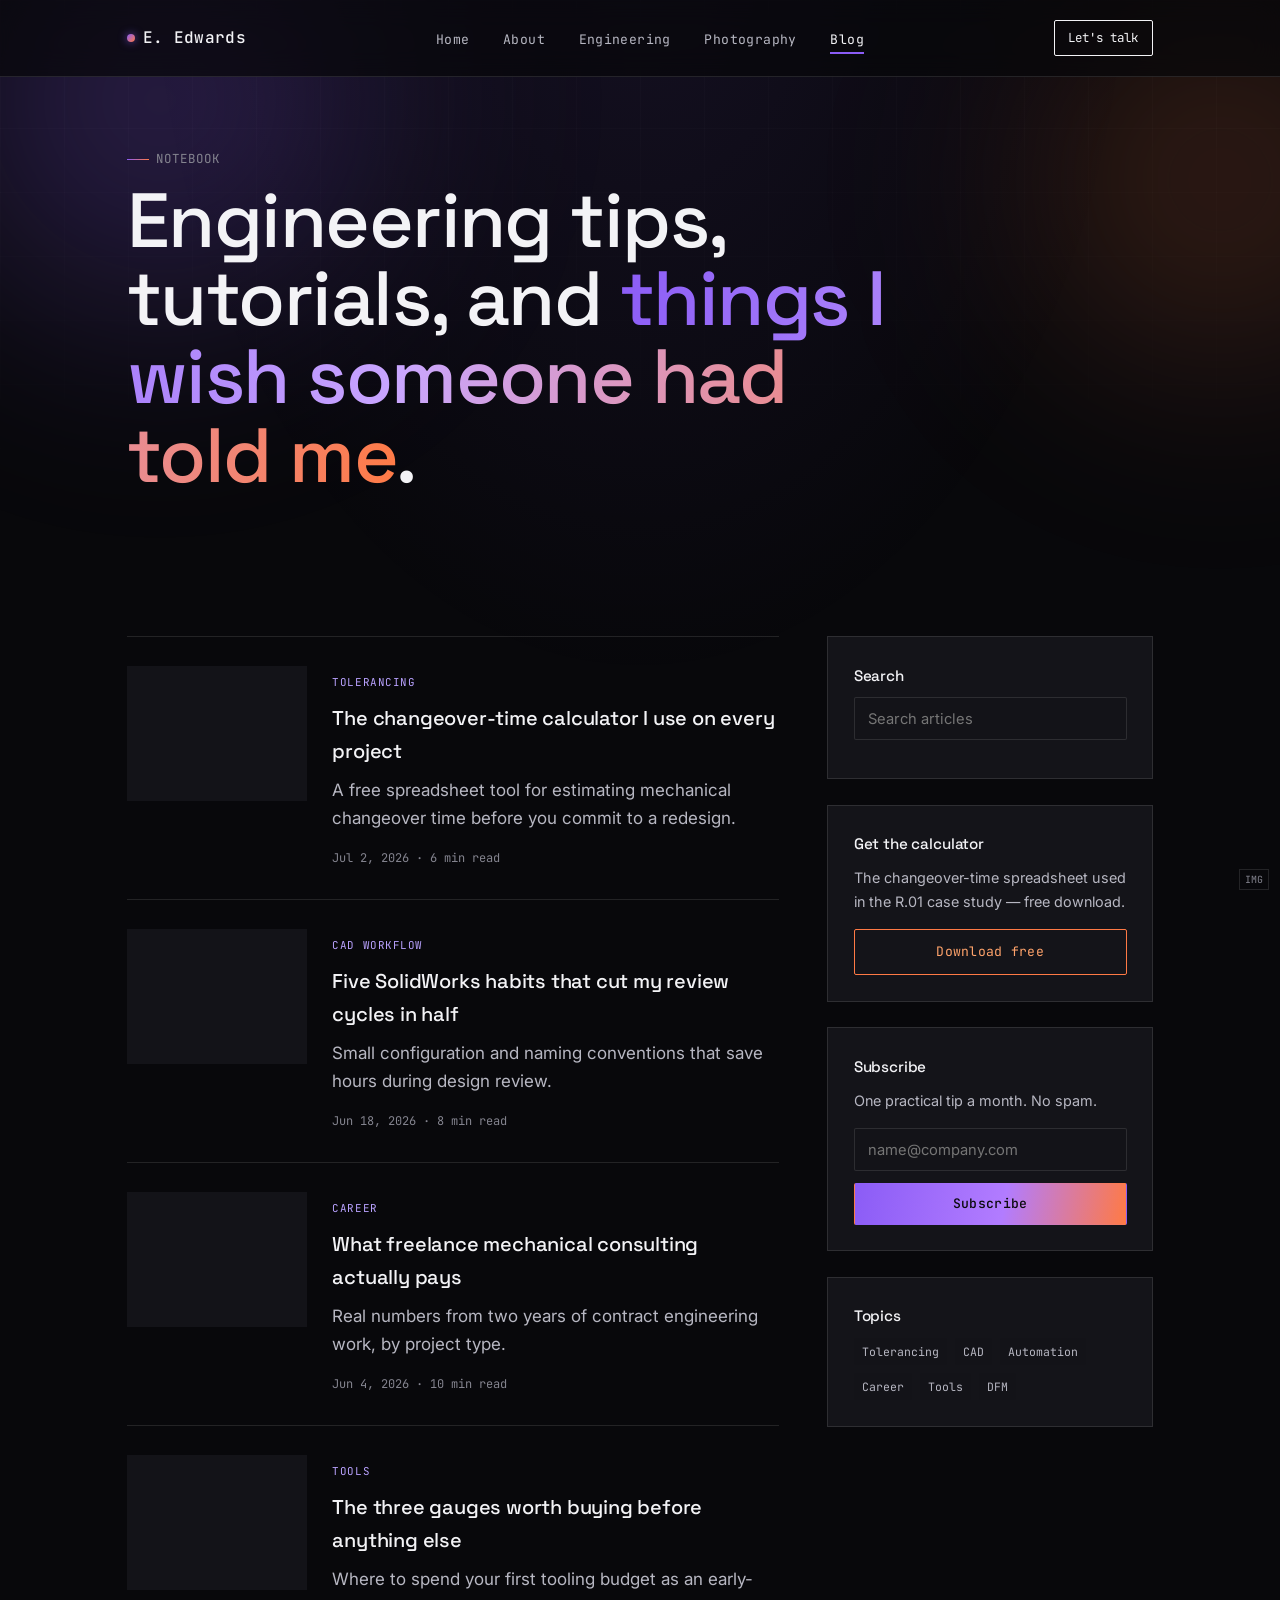
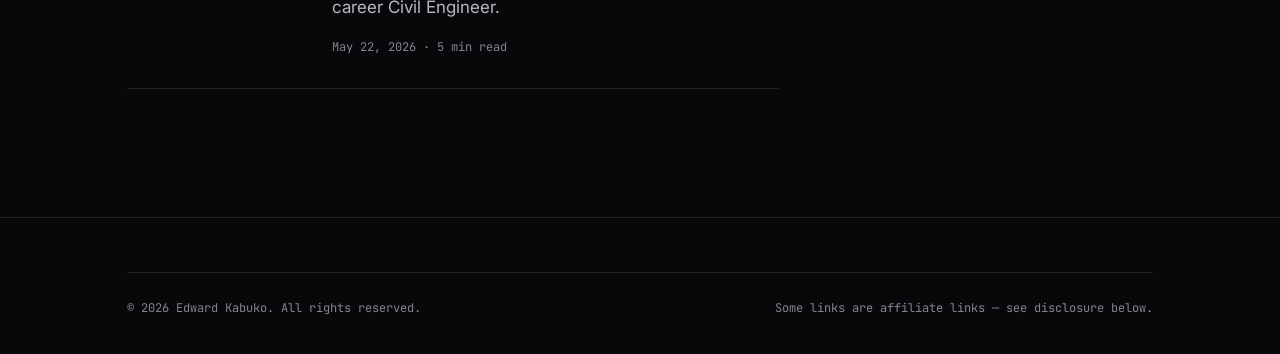
<file: blog.html>
<!DOCTYPE html>
<html lang="en">
<head>
<meta charset="UTF-8">
<meta name="viewport" content="width=device-width, initial-scale=1.0">
<title>Blog — Edward Kabuko</title>
<link rel="preconnect" href="https://fonts.googleapis.com">
<link href="https://fonts.googleapis.com/css2?family=Space+Grotesk:wght@400;500;600&family=Inter:wght@400;500;600&family=JetBrains+Mono:wght@400;500&display=swap" rel="stylesheet">
<style>
/* ===================================================================
   DESIGN TOKENS
   Concept: "Blueprint & Darkroom" — engineering drafting meets film
   photography. Cyanotype blue = engineering. Darkroom amber = photo.
   Frame/revision numbers (F.01, R.02) are the shared visual language
   between drawing revisions and film frame counters.
=================================================================== */
:root{
  --ink:#F3F3F6;
  --ink-soft:#B7B7C2;
  --muted:#84848F;
  --paper:#08080B;
  --paper-2:#131318;
  --paper-3:#1C1C23;
  --white:#141419;
  --line:rgba(255,255,255,0.11);
  --line-soft:rgba(255,255,255,0.06);
  --blue:#8B5CF6;
  --blue-deep:#B9A2FF;
  --blue-tint:rgba(139,92,246,0.14);
  --amber:#FF7A45;
  --amber-deep:#FFA36B;
  --amber-tint:rgba(255,122,69,0.14);

  --font-display:'Space Grotesk', sans-serif;
  --font-body:'Inter', -apple-system, sans-serif;
  --font-mono:'JetBrains Mono', monospace;

  --max:1180px;
  --gap:2rem;
}

*{box-sizing:border-box;}
html{scroll-behavior:smooth;}
body{
  margin:0;
  background:var(--paper);
  color:var(--ink);
  font-family:var(--font-body);
  font-size:17px;
  line-height:1.65;
  -webkit-font-smoothing:antialiased;
}
img{max-width:100%;display:block;}
a{color:inherit;text-decoration:none;}
ul{list-style:none;margin:0;padding:0;}
button{font-family:inherit;cursor:pointer;}

.container{max-width:var(--max);margin:0 auto;padding:0 6vw;}

/* subtle blueprint grid watermark behind everything */
.grid-bg{
  position:fixed;inset:0;z-index:-1;pointer-events:none;
  background-image:
    linear-gradient(var(--line-soft) 1px, transparent 1px),
    linear-gradient(90deg, var(--line-soft) 1px, transparent 1px);
  background-size:64px 64px;
  opacity:0.35;
  mask-image:linear-gradient(to bottom, black, transparent 70%);
}

/* ===================== TYPE ===================== */
h1,h2,h3,h4{
  font-family:var(--font-display);
  font-weight:500;
  letter-spacing:-0.01em;
  margin:0 0 0.6em;
  color:var(--ink);
}
h1{font-size:clamp(2.6rem, 6vw, 5rem); line-height:1.02; letter-spacing:-0.02em;}
h2{font-size:clamp(1.7rem, 3.4vw, 2.6rem); line-height:1.1;}
h3{font-size:1.3rem;}
p{margin:0 0 1.1em;}
.eyebrow{
  font-family:var(--font-mono);
  font-size:0.78rem;
  letter-spacing:0.08em;
  text-transform:uppercase;
  color:var(--muted);
  display:flex;align-items:center;gap:0.6em;
  margin-bottom:0.9em;
}
.eyebrow::before{content:"";width:22px;height:1px;background:var(--line);display:inline-block;}
.frame-tag{
  font-family:var(--font-mono);
  font-size:0.72rem;
  color:var(--muted);
  letter-spacing:0.04em;
}
.lede{font-size:1.2rem; color:var(--ink-soft); max-width:640px;}

/* ===================== NAV ===================== */
.site-nav{
  position:sticky; top:0; z-index:50;
  background:rgba(8,8,11,0.72);
  backdrop-filter:blur(14px);
  border-bottom:1px solid var(--line);
}
.site-nav .container{
  display:flex; align-items:center; justify-content:space-between;
  height:76px;
}
.brand{
  font-family:var(--font-mono);
  font-size:1rem; font-weight:500; letter-spacing:0.02em;
  display:flex; align-items:center; gap:0.5em;
}
.brand .dot{width:8px;height:8px;border-radius:50%;background:var(--amber);display:inline-block;}
.nav-links{display:flex; gap:2.1rem; align-items:center;}
.nav-links a{
  font-family:var(--font-mono); font-size:0.82rem; letter-spacing:0.03em;
  color:var(--ink-soft); position:relative; padding:0.3em 0;
}
.nav-links a.active, .nav-links a:hover{color:var(--ink);}
.nav-links a.active::after{
  content:""; position:absolute; left:0; right:0; bottom:-2px; height:2px; background:var(--blue);
}
.nav-cta{
  font-family:var(--font-mono); font-size:0.78rem;
  border:1px solid var(--ink); padding:0.55em 1.1em; border-radius:2px;
  transition:background .18s, color .18s;
}
.nav-cta:hover{background:var(--ink); color:var(--white);}
.nav-toggle{display:none; background:none; border:none;}

/* ===================== BUTTONS ===================== */
.btn{
  display:inline-flex; align-items:center; gap:0.5em;
  font-family:var(--font-mono); font-size:0.82rem; letter-spacing:0.02em;
  padding:0.85em 1.5em; border-radius:2px; border:1px solid var(--ink);
  transition:all .18s ease;
}
.btn-primary{
  background:linear-gradient(100deg, var(--blue) 0%, #B27CFF 55%, var(--amber) 100%);
  color:#0A0A0D; border-color:transparent; font-weight:500;
}
.btn-primary:hover{filter:brightness(1.1);}
.btn-ghost{background:transparent; color:var(--ink);}
.btn-ghost:hover{background:var(--ink); color:var(--white);}
.btn-blue{border-color:var(--blue); color:var(--blue);}
.btn-blue:hover{background:var(--blue); color:var(--white);}
.btn-amber{border-color:var(--amber); color:var(--amber-deep);}
.btn-amber:hover{background:var(--amber); color:var(--white); border-color:var(--amber);}

/* ===================== SECTIONS ===================== */
section{padding:6.5rem 0;}
section.tight{padding:4rem 0;}
.section-head{
  display:flex; justify-content:space-between; align-items:flex-end;
  gap:2rem; margin-bottom:3rem; flex-wrap:wrap;
}
hr.rule{border:none; border-top:1px solid var(--line); margin:0;}

/* ===================== HERO ===================== */
.hero{padding-top:4.5rem; padding-bottom:5rem;}
.hero-grid{
  display:grid; grid-template-columns:1.3fr 1fr; gap:4rem; align-items:end;
}
.hero-visual{
  aspect-ratio:4/5; border:1px solid var(--line);
  position:relative; overflow:hidden; background:var(--paper-2);
}
.hero-actions{display:flex; gap:1rem; margin-top:2.2rem; flex-wrap:wrap;}
.hero-meta{
  display:flex; flex-direction:column; gap:1.4rem; padding-bottom:0.5rem;
}
.hero-meta .stat{border-top:1px solid var(--line); padding-top:0.8rem;}
.hero-meta .stat b{display:block; font-family:var(--font-display); font-size:1.6rem;}
.hero-meta .stat span{font-family:var(--font-mono); font-size:0.75rem; color:var(--muted);}

/* ===================== SPLIT TEASERS (home) ===================== */
.teasers{display:grid; grid-template-columns:repeat(3,1fr); gap:1px; background:var(--line);}
.teaser{
  background:var(--paper); padding:2.6rem 2.2rem; position:relative;
  transition:background .2s;
  min-height:280px; display:flex; flex-direction:column; justify-content:space-between;
}
.teaser:hover{background:var(--paper-2);}
.teaser .num{font-family:var(--font-mono); color:var(--muted); font-size:0.8rem;}
.teaser h3{margin-top:1rem;}
.teaser .tag{
  font-family:var(--font-mono); font-size:0.7rem; letter-spacing:0.05em;
  text-transform:uppercase; padding:0.3em 0.7em; border:1px solid var(--line);
  display:inline-block; margin-top:1.2rem; width:fit-content;
}
.teaser.eng .tag{border-color:var(--blue); color:var(--blue-deep);}
.teaser.photo .tag{border-color:var(--amber); color:var(--amber-deep);}
.teaser.blog .tag{border-color:var(--ink-soft); color:var(--ink-soft);}
.teaser .arrow{font-family:var(--font-mono); font-size:1.3rem; align-self:flex-end;}

/* ===================== FEATURED STRIP ===================== */
.featured-strip{display:grid; grid-template-columns:repeat(4,1fr); gap:1.4rem;}
.feat-card{border:1px solid var(--line); background:var(--white);}
.feat-thumb{aspect-ratio:4/3; background:var(--paper-2); position:relative; overflow:hidden;}
.feat-card .feat-body{padding:1.1rem 1.2rem;}
.feat-card h4{font-size:0.98rem; margin:0.3em 0 0.2em;}
.feat-card .frame-tag{display:block;}

/* ===================== FOOTER ===================== */
footer{border-top:1px solid var(--line); padding:3.4rem 0 2.2rem; margin-top:4rem;}
.foot-grid{display:grid; grid-template-columns:1.4fr 1fr 1fr 1fr; gap:2rem; margin-bottom:2.4rem;}
.foot-grid h4{font-family:var(--font-mono); font-size:0.78rem; text-transform:uppercase; letter-spacing:0.06em; color:var(--muted); margin-bottom:1rem;}
.foot-grid a{display:block; padding:0.3em 0; font-size:0.92rem; color:var(--ink-soft);}
.foot-grid a:hover{color:var(--ink);}
.foot-bottom{
  display:flex; justify-content:space-between; align-items:center;
  padding-top:1.6rem; border-top:1px solid var(--line);
  font-family:var(--font-mono); font-size:0.75rem; color:var(--muted);
  flex-wrap:wrap; gap:0.8rem;
}

/* ===================== PLACEHOLDER GRAPHIC (svg photo/thumbs) ===================== */
.ph{width:100%; height:100%; display:block;}
.hatch{
  background-image: repeating-linear-gradient(45deg, var(--line-soft) 0, var(--line-soft) 1px, transparent 1px, transparent 13px);
}
.ph-note{
  position:absolute; bottom:0.6rem; right:0.7rem;
  font-family:var(--font-mono); font-size:0.62rem; color:var(--muted);
  background:var(--paper); padding:0.15em 0.5em; border:1px solid var(--line);
}

/* ===================== PROJECT / GALLERY GRID ===================== */
.filter-bar{display:flex; gap:0.7rem; flex-wrap:wrap; margin-bottom:2.6rem;}
.filter-chip{
  font-family:var(--font-mono); font-size:0.78rem; padding:0.5em 1.1em;
  border:1px solid var(--line); border-radius:20px; color:var(--ink-soft);
  background:transparent; transition:all .15s;
}
.filter-chip.active, .filter-chip:hover{background:var(--ink); color:var(--white); border-color:var(--ink);}

.project-grid{display:grid; grid-template-columns:repeat(3,1fr); gap:1.6rem;}
.project-card{border:1px solid var(--line); background:var(--white); overflow:hidden;}
.project-thumb{aspect-ratio:16/11; background:var(--paper-2); position:relative;}
.project-info{padding:1.3rem 1.4rem 1.6rem;}
.project-info .frame-tag{margin-bottom:0.5rem; display:block;}
.stack-list{display:flex; gap:0.5rem; flex-wrap:wrap; margin-top:0.9rem;}
.stack-pill{
  font-family:var(--font-mono); font-size:0.68rem; padding:0.25em 0.6em;
  background:var(--blue-tint); color:var(--blue-deep); border-radius:2px;
}

.masonry{columns:4 220px; column-gap:1rem;}
.masonry .m-item{break-inside:avoid; margin-bottom:1rem; border:1px solid var(--line); background:var(--paper-2); position:relative; cursor:pointer;}
.masonry .m-item .cap{
  position:absolute; left:0; right:0; bottom:0; padding:0.6em 0.8em;
  background:linear-gradient(to top, rgba(23,27,29,0.72), transparent);
  color:var(--white); font-family:var(--font-mono); font-size:0.7rem; opacity:0; transition:opacity .2s;
}
.masonry .m-item:hover .cap{opacity:1;}

/* lightbox */
.lightbox{
  position:fixed; inset:0; background:rgba(2,2,4,0.94); z-index:100;
  display:none; align-items:center; justify-content:center; padding:4vh 4vw;
}
.lightbox.open{display:flex;}
.lightbox-inner{max-width:900px; width:100%; color:var(--ink);}
.lightbox-frame{aspect-ratio:3/2; background:var(--paper-2); margin-bottom:1rem;}
.lightbox-close{position:absolute; top:2rem; right:3rem; color:var(--ink); font-family:var(--font-mono); background:none; border:1px solid rgba(255,255,255,0.25); padding:0.5em 1em;}

/* ===================== BLOG ===================== */
.blog-layout{display:grid; grid-template-columns:2fr 1fr; gap:3rem;}
.post-row{
  display:grid; grid-template-columns:180px 1fr; gap:1.6rem;
  padding:1.8rem 0; border-top:1px solid var(--line);
}
.post-row:last-child{border-bottom:1px solid var(--line);}
.post-thumb{aspect-ratio:4/3; background:var(--paper-2);}
.post-tag{
  font-family:var(--font-mono); font-size:0.68rem; text-transform:uppercase;
  color:var(--blue-deep); letter-spacing:0.05em;
}
.post-row h3{margin:0.4em 0 0.4em; font-size:1.25rem;}
.post-meta{font-family:var(--font-mono); font-size:0.75rem; color:var(--muted);}
.sidebar-card{border:1px solid var(--line); padding:1.6rem; margin-bottom:1.6rem; background:var(--white);}
.sidebar-card h4{font-size:0.95rem; margin-bottom:0.6rem;}
.sidebar-card p{font-size:0.9rem; color:var(--ink-soft); margin-bottom:1rem;}
.tag-cloud{display:flex; flex-wrap:wrap; gap:0.5rem;}
.tag-cloud span{
  font-family:var(--font-mono); font-size:0.72rem; padding:0.35em 0.7em;
  background:var(--paper-2); border-radius:2px; color:var(--ink-soft);
}
.field{
  width:100%; padding:0.75em 0.9em; border:1px solid var(--line); background:var(--paper-2);
  font-family:var(--font-body); font-size:0.92rem; margin-bottom:0.8rem; border-radius:2px;
  color:var(--ink);
}

/* article */
.article-head{max-width:740px; margin:0 auto 3rem;}
.article-body{max-width:740px; margin:0 auto; font-size:1.08rem;}
.article-body h2{margin-top:1.6em;}
.article-body p{margin-bottom:1.3em;}
.article-body blockquote{
  font-family:var(--font-display); font-size:1.3rem; border-left:2px solid var(--amber);
  padding-left:1.4rem; margin:2rem 0; color:var(--ink-soft);
}
.article-cover{aspect-ratio:16/8; background:var(--paper-2); max-width:920px; margin:0 auto 3rem;}
.promo-box{
  max-width:740px; margin:2.5rem auto; border:1px solid var(--amber); background:var(--amber-tint);
  padding:1.6rem 1.8rem; display:flex; justify-content:space-between; align-items:center; gap:1.5rem; flex-wrap:wrap;
}

/* ===================== ABOUT ===================== */
.split{display:grid; grid-template-columns:1fr 1fr; gap:4rem; align-items:start;}
.timeline{border-left:1px solid var(--line); padding-left:2rem; display:flex; flex-direction:column; gap:2.2rem;}
.timeline .item{position:relative;}
.timeline .item::before{
  content:""; position:absolute; left:-2.05rem; top:0.35rem; width:9px; height:9px; border-radius:50%; background:var(--ink);
}
.timeline .item.photo::before{background:var(--amber);}
.timeline .item.eng::before{background:var(--blue);}
.timeline .item .frame-tag{margin-bottom:0.3rem; display:block;}
.skills-grid{display:grid; grid-template-columns:repeat(2,1fr); gap:2rem;}
.skill-block h4{font-family:var(--font-mono); font-size:0.8rem; text-transform:uppercase; letter-spacing:0.05em; color:var(--muted); margin-bottom:0.8rem;}
.skill-bar{height:4px; background:var(--paper-3); margin-bottom:1rem; position:relative;}
.skill-bar i{position:absolute; left:0; top:0; bottom:0; background:var(--blue); display:block;}
.skill-row{font-size:0.88rem; display:flex; justify-content:space-between; margin-bottom:0.3rem;}

/* ===================== CASE STUDY ===================== */
.cs-meta-bar{display:flex; gap:2.5rem; flex-wrap:wrap; padding:1.6rem 0; border-top:1px solid var(--line); border-bottom:1px solid var(--line); margin-bottom:3rem;}
.cs-meta-bar div span{display:block; font-family:var(--font-mono); font-size:0.7rem; color:var(--muted); text-transform:uppercase; letter-spacing:0.05em; margin-bottom:0.3rem;}
.cs-gallery{display:grid; grid-template-columns:2fr 1fr; gap:1rem; margin:2.5rem 0;}
.cs-gallery .tall{grid-row:span 2;}
.cs-img{background:var(--paper-2); border:1px solid var(--line); aspect-ratio:4/3;}

/* ===================== CONTACT ===================== */
.contact-grid{display:grid; grid-template-columns:1fr 1fr; gap:4rem;}
.contact-form .field, .contact-form textarea{width:100%;}
.contact-form textarea{padding:0.9em; border:1px solid var(--line); background:var(--paper-2); font-family:var(--font-body); border-radius:2px; min-height:140px; color:var(--ink);}
.contact-form label{font-family:var(--font-mono); font-size:0.75rem; text-transform:uppercase; letter-spacing:0.04em; color:var(--muted); display:block; margin-bottom:0.4rem;}
.contact-form .fgroup{margin-bottom:1.3rem;}

/* ===================== RESPONSIVE ===================== */
@media (max-width:980px){
  .hero-grid, .split, .contact-grid, .blog-layout{grid-template-columns:1fr;}
  .teasers{grid-template-columns:1fr;}
  .featured-strip{grid-template-columns:repeat(2,1fr);}
  .project-grid{grid-template-columns:repeat(2,1fr);}
  .foot-grid{grid-template-columns:1fr 1fr;}
  .masonry{columns:2;}
  .cs-gallery{grid-template-columns:1fr;}
  .skills-grid{grid-template-columns:1fr;}
}
@media (max-width:640px){
  .nav-links{
    position:fixed; top:76px; left:0; right:0; background:var(--paper);
    flex-direction:column; align-items:flex-start; padding:1.5rem 6vw;
    border-bottom:1px solid var(--line); display:none; gap:1.2rem;
  }
  .nav-links.open{display:flex;}
  .nav-cta{display:none;}
  .nav-toggle{display:block;}
  .featured-strip{grid-template-columns:1fr;}
  .project-grid{grid-template-columns:1fr;}
  .foot-grid{grid-template-columns:1fr 1fr;}
  .post-row{grid-template-columns:1fr;}
  .masonry{columns:1;}
}

/* reduced motion */
@media (prefers-reduced-motion: reduce){
  html{scroll-behavior:auto;}
  *{transition:none !important; animation:none !important;}
}

/* focus visibility */
a:focus-visible, button:focus-visible, input:focus-visible, textarea:focus-visible{
  outline:2px solid var(--blue); outline-offset:2px;
}

/* ===================== GLOW / GRADIENT SYSTEM ===================== */
.glow-field{
  position:fixed; inset:0; z-index:-2; pointer-events:none; overflow:hidden;
}
.glow{
  position:absolute; border-radius:50%; filter:blur(90px); pointer-events:none;
}
.glow-a{ width:640px; height:640px; top:-220px; left:-160px; background:radial-gradient(circle, rgba(139,92,246,0.32), transparent 70%); }
.glow-b{ width:560px; height:560px; top:-100px; right:-220px; background:radial-gradient(circle, rgba(255,122,69,0.22), transparent 70%); }

.grad{
  background:linear-gradient(100deg, var(--blue) 0%, #C9A6FF 45%, var(--amber) 100%);
  -webkit-background-clip:text; background-clip:text; color:transparent;
}
.grad-underline{
  text-decoration:none; border-bottom:2px solid transparent;
  border-image:linear-gradient(90deg, var(--blue), var(--amber)) 1;
}

/* subtle noise-free vignette so pure black doesn't look flat */
body::before{
  content:""; position:fixed; inset:0; z-index:-3; pointer-events:none;
  background:radial-gradient(ellipse at 50% -10%, rgba(139,92,246,0.10), transparent 55%);
}

/* glowing border treatment for elevated cards on hover */
.feat-card, .project-card, .sidebar-card, .m-item{
  transition:border-color .2s, box-shadow .2s;
}
.feat-card:hover, .project-card:hover{
  border-color:rgba(139,92,246,0.5);
  box-shadow:0 0 0 1px rgba(139,92,246,0.15), 0 12px 40px -12px rgba(139,92,246,0.25);
}
.teaser.photo:hover{ box-shadow: inset 0 0 0 1px rgba(255,122,69,0.4); }
.teaser.eng:hover{ box-shadow: inset 0 0 0 1px rgba(139,92,246,0.4); }

.eyebrow::before{background:linear-gradient(90deg, var(--blue), var(--amber));}
.brand .dot{background:linear-gradient(135deg, var(--blue), var(--amber)); box-shadow:0 0 8px rgba(139,92,246,0.7);}

</style>
</head>
<body>
<div class="grid-bg"></div>
<div class="glow-field"><div class="glow glow-a"></div><div class="glow glow-b"></div></div>

<nav class="site-nav">
  <div class="container">
    <a href="index.html" class="brand"><span class="dot"></span>E. Edwards</a>
    <ul class="nav-links">
      <li><a href="index.html">Home</a></li>
      <li><a href="about.html">About</a></li>
      <li><a href="engineering.html">Engineering</a></li>
      <li><a href="photography.html">Photography</a></li>
      <li><a href="blog.html" class="active">Blog</a></li>
    </ul>
    <a href="contact.html" class="nav-cta">Let's talk</a>
    <button class="nav-toggle" aria-label="Toggle menu">☰</button>
  </div>
</nav>

<header class="hero" style="padding-bottom:2rem;">
  <div class="container">
    <div class="eyebrow">Notebook</div>
    <h1 style="max-width:760px;">Engineering tips, tutorials, and <span class="grad">things I wish someone had told me</span>.</h1>
  </div>
</header>

<section class="tight">
  <div class="container blog-layout">
    <div>
      <div class="post-row">
        <a href="blog-post.html"><div class="post-thumb hatch"><span class="ph-note">IMG</span></div></a>
        <div>
          <span class="post-tag">Tolerancing</span>
          <h3><a href="blog-post.html">The changeover-time calculator I use on every project</a></h3>
          <p style="color:var(--ink-soft); margin-bottom:0.6em;">A free spreadsheet tool for estimating mechanical changeover time before you commit to a redesign.</p>
          <span class="post-meta">Jul 2, 2026 · 6 min read</span>
        </div>
      </div>
      <div class="post-row">
        <a href="blog-post.html"><div class="post-thumb hatch"><span class="ph-note">IMG</span></div></a>
        <div>
          <span class="post-tag">CAD workflow</span>
          <h3><a href="blog-post.html">Five SolidWorks habits that cut my review cycles in half</a></h3>
          <p style="color:var(--ink-soft); margin-bottom:0.6em;">Small configuration and naming conventions that save hours during design review.</p>
          <span class="post-meta">Jun 18, 2026 · 8 min read</span>
        </div>
      </div>
      <div class="post-row">
        <a href="blog-post.html"><div class="post-thumb hatch"><span class="ph-note">IMG</span></div></a>
        <div>
          <span class="post-tag">Career</span>
          <h3><a href="blog-post.html">What freelance mechanical consulting actually pays</a></h3>
          <p style="color:var(--ink-soft); margin-bottom:0.6em;">Real numbers from two years of contract engineering work, by project type.</p>
          <span class="post-meta">Jun 4, 2026 · 10 min read</span>
        </div>
      </div>
      <div class="post-row">
        <a href="blog-post.html"><div class="post-thumb hatch"><span class="ph-note">IMG</span></div></a>
        <div>
          <span class="post-tag">Tools</span>
          <h3><a href="blog-post.html">The three gauges worth buying before anything else</a></h3>
          <p style="color:var(--ink-soft); margin-bottom:0.6em;">Where to spend your first tooling budget as an early-career Civil Engineer.</p>
          <span class="post-meta">May 22, 2026 · 5 min read</span>
        </div>
      </div>
    </div>

    <aside>
      <div class="sidebar-card">
        <h4>Search</h4>
        <input class="field" type="search" placeholder="Search articles">
      </div>
      <div class="sidebar-card">
        <h4>Get the calculator</h4>
        <p>The changeover-time spreadsheet used in the R.01 case study — free download.</p>
        <a href="blog-post.html" class="btn btn-amber" style="width:100%; justify-content:center;">Download free</a>
      </div>
      <div class="sidebar-card">
        <h4>Subscribe</h4>
        <p>One practical tip a month. No spam.</p>
        <form class="newsletter-form">
          <input class="field" type="email" placeholder="name@company.com" required>
          <button type="submit" class="btn btn-primary" style="width:100%; justify-content:center;">Subscribe</button>
        </form>
      </div>
      <div class="sidebar-card">
        <h4>Topics</h4>
        <div class="tag-cloud">
          <span>Tolerancing</span><span>CAD</span><span>Automation</span>
          <span>Career</span><span>Tools</span><span>DFM</span>
        </div>
      </div>
    </aside>
  </div>
</section>

<footer>
  <div class="container">
    <div class="foot-bottom" style="border-top:1px solid var(--line); padding-top:1.6rem;">
      <span>© 2026 Edward Kabuko. All rights reserved.</span>
      <span>Some links are affiliate links — see disclosure below.</span>
    </div>
  </div>
</footer>

<script>
// Mobile nav toggle
document.addEventListener('DOMContentLoaded', () => {
  const toggle = document.querySelector('.nav-toggle');
  const links = document.querySelector('.nav-links');
  if (toggle && links) {
    toggle.addEventListener('click', () => {
      links.classList.toggle('open');
    });
  }

  // Generic filter chips (used on photography + engineering pages)
  document.querySelectorAll('.filter-bar').forEach(bar => {
    const chips = bar.querySelectorAll('.filter-chip');
    const targetSelector = bar.dataset.target;
    const items = targetSelector ? document.querySelectorAll(targetSelector) : [];
    chips.forEach(chip => {
      chip.addEventListener('click', () => {
        chips.forEach(c => c.classList.remove('active'));
        chip.classList.add('active');
        const cat = chip.dataset.filter;
        items.forEach(item => {
          if (cat === 'all' || item.dataset.category === cat) {
            item.style.display = '';
          } else {
            item.style.display = 'none';
          }
        });
      });
    });
  });

  // Lightbox for photography grid
  const lightbox = document.getElementById('lightbox');
  if (lightbox) {
    const lbTitle = document.getElementById('lb-title');
    const lbMeta = document.getElementById('lb-meta');
    document.querySelectorAll('.masonry .m-item').forEach(item => {
      item.addEventListener('click', () => {
        lbTitle.textContent = item.dataset.title || 'Untitled';
        lbMeta.textContent = item.dataset.meta || '';
        lightbox.classList.add('open');
      });
    });
    lightbox.addEventListener('click', (e) => {
      if (e.target === lightbox || e.target.closest('.lightbox-close')) {
        lightbox.classList.remove('open');
      }
    });
    document.addEventListener('keydown', (e) => {
      if (e.key === 'Escape') lightbox.classList.remove('open');
    });
  }

  // Contact form (front-end only stub — wire to Formspree/Netlify/etc. at launch)
  const form = document.getElementById('contact-form');
  if (form) {
    form.addEventListener('submit', (e) => {
      e.preventDefault();
      const btn = form.querySelector('button[type="submit"]');
      btn.textContent = 'Message sent';
      form.reset();
      setTimeout(() => { btn.textContent = 'Send message'; }, 3000);
    });
  }

  // Newsletter form stub
  document.querySelectorAll('.newsletter-form').forEach(nf => {
    nf.addEventListener('submit', (e) => {
      e.preventDefault();
      const btn = nf.querySelector('button');
      const original = btn.textContent;
      btn.textContent = 'Subscribed';
      nf.reset();
      setTimeout(() => { btn.textContent = original; }, 2500);
    });
  });
});

</script>
</body>
</html>
</file>
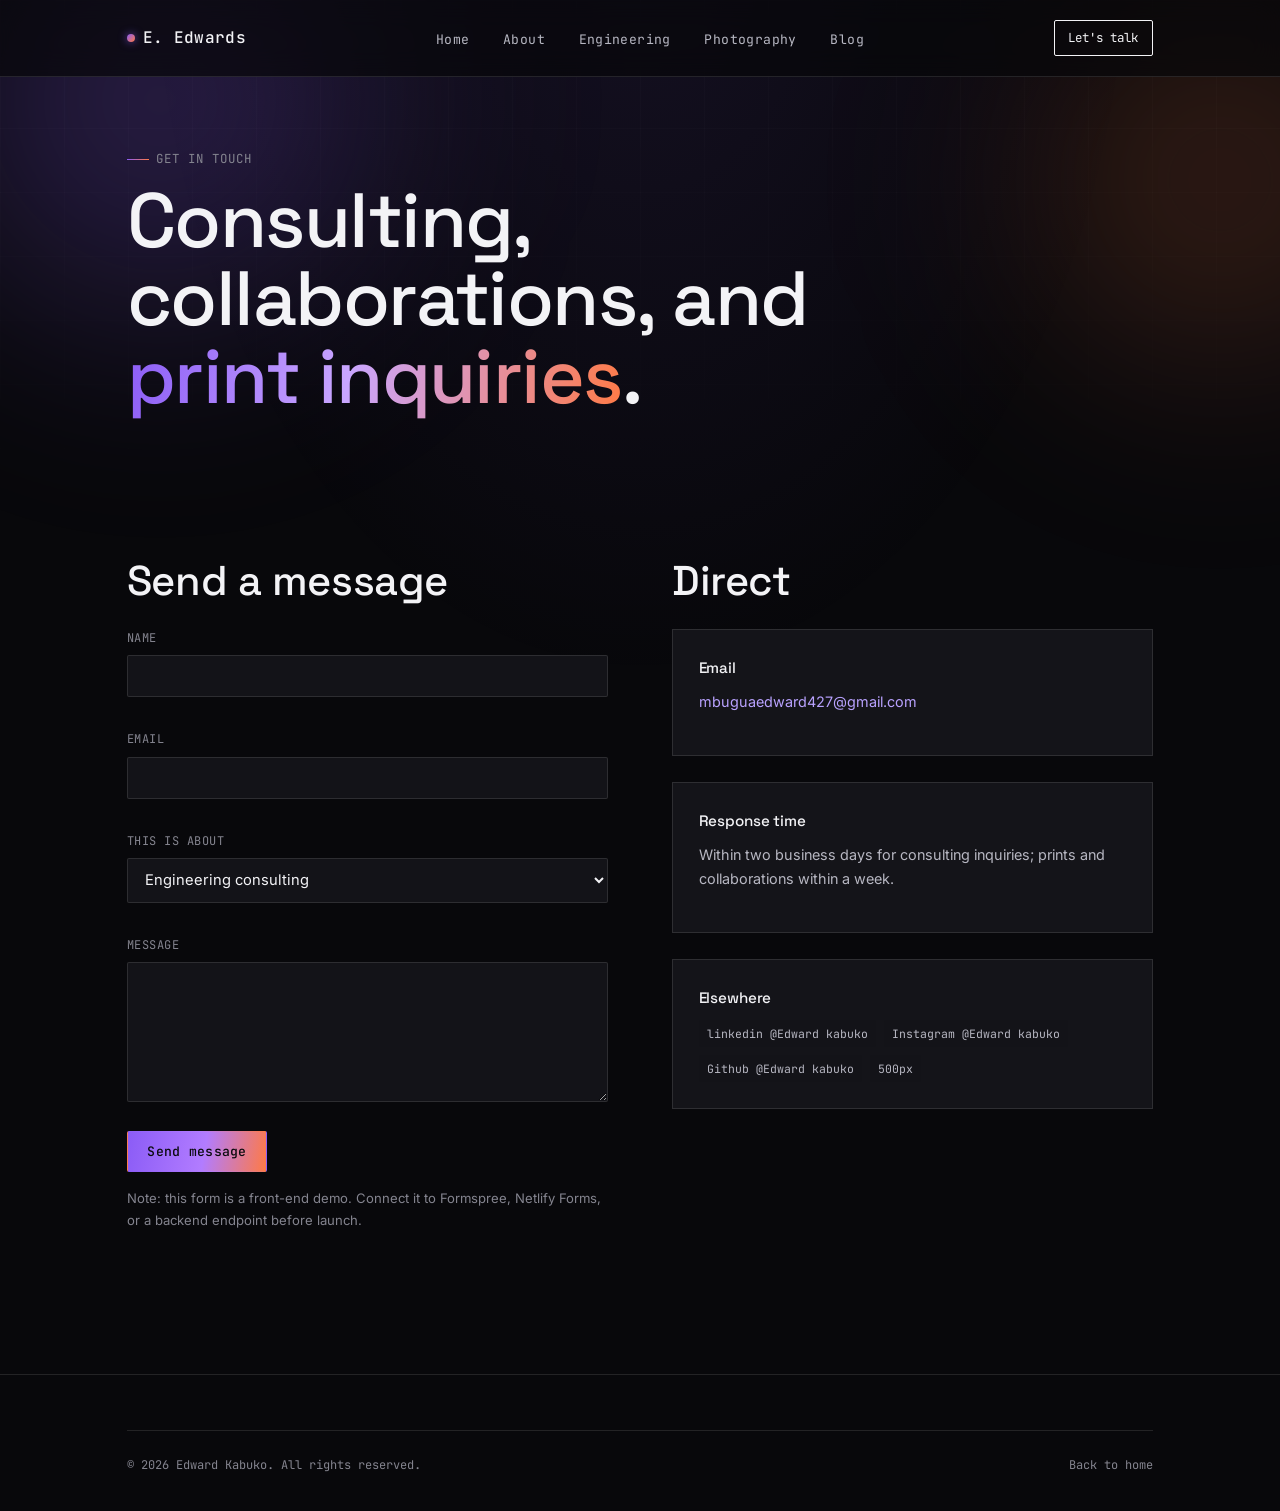
<file: contact.html>
<!DOCTYPE html>
<html lang="en">
<head>
<meta charset="UTF-8">
<meta name="viewport" content="width=device-width, initial-scale=1.0">
<title>Contact — Edward Kabuko 0746633300</title>
<link rel="preconnect" href="https://fonts.googleapis.com">
<link href="https://fonts.googleapis.com/css2?family=Space+Grotesk:wght@400;500;600&family=Inter:wght@400;500;600&family=JetBrains+Mono:wght@400;500&display=swap" rel="stylesheet">
<style>
/* ===================================================================
   DESIGN TOKENS
   Concept: "Blueprint & Darkroom" — engineering drafting meets film
   photography. Cyanotype blue = engineering. Darkroom amber = photo.
   Frame/revision numbers (F.01, R.02) are the shared visual language
   between drawing revisions and film frame counters.
=================================================================== */
:root{
  --ink:#F3F3F6;
  --ink-soft:#B7B7C2;
  --muted:#84848F;
  --paper:#08080B;
  --paper-2:#131318;
  --paper-3:#1C1C23;
  --white:#141419;
  --line:rgba(255,255,255,0.11);
  --line-soft:rgba(255,255,255,0.06);
  --blue:#8B5CF6;
  --blue-deep:#B9A2FF;
  --blue-tint:rgba(139,92,246,0.14);
  --amber:#FF7A45;
  --amber-deep:#FFA36B;
  --amber-tint:rgba(255,122,69,0.14);

  --font-display:'Space Grotesk', sans-serif;
  --font-body:'Inter', -apple-system, sans-serif;
  --font-mono:'JetBrains Mono', monospace;

  --max:1180px;
  --gap:2rem;
}

*{box-sizing:border-box;}
html{scroll-behavior:smooth;}
body{
  margin:0;
  background:var(--paper);
  color:var(--ink);
  font-family:var(--font-body);
  font-size:17px;
  line-height:1.65;
  -webkit-font-smoothing:antialiased;
}
img{max-width:100%;display:block;}
a{color:inherit;text-decoration:none;}
ul{list-style:none;margin:0;padding:0;}
button{font-family:inherit;cursor:pointer;}

.container{max-width:var(--max);margin:0 auto;padding:0 6vw;}

/* subtle blueprint grid watermark behind everything */
.grid-bg{
  position:fixed;inset:0;z-index:-1;pointer-events:none;
  background-image:
    linear-gradient(var(--line-soft) 1px, transparent 1px),
    linear-gradient(90deg, var(--line-soft) 1px, transparent 1px);
  background-size:64px 64px;
  opacity:0.35;
  mask-image:linear-gradient(to bottom, black, transparent 70%);
}

/* ===================== TYPE ===================== */
h1,h2,h3,h4{
  font-family:var(--font-display);
  font-weight:500;
  letter-spacing:-0.01em;
  margin:0 0 0.6em;
  color:var(--ink);
}
h1{font-size:clamp(2.6rem, 6vw, 5rem); line-height:1.02; letter-spacing:-0.02em;}
h2{font-size:clamp(1.7rem, 3.4vw, 2.6rem); line-height:1.1;}
h3{font-size:1.3rem;}
p{margin:0 0 1.1em;}
.eyebrow{
  font-family:var(--font-mono);
  font-size:0.78rem;
  letter-spacing:0.08em;
  text-transform:uppercase;
  color:var(--muted);
  display:flex;align-items:center;gap:0.6em;
  margin-bottom:0.9em;
}
.eyebrow::before{content:"";width:22px;height:1px;background:var(--line);display:inline-block;}
.frame-tag{
  font-family:var(--font-mono);
  font-size:0.72rem;
  color:var(--muted);
  letter-spacing:0.04em;
}
.lede{font-size:1.2rem; color:var(--ink-soft); max-width:640px;}

/* ===================== NAV ===================== */
.site-nav{
  position:sticky; top:0; z-index:50;
  background:rgba(8,8,11,0.72);
  backdrop-filter:blur(14px);
  border-bottom:1px solid var(--line);
}
.site-nav .container{
  display:flex; align-items:center; justify-content:space-between;
  height:76px;
}
.brand{
  font-family:var(--font-mono);
  font-size:1rem; font-weight:500; letter-spacing:0.02em;
  display:flex; align-items:center; gap:0.5em;
}
.brand .dot{width:8px;height:8px;border-radius:50%;background:var(--amber);display:inline-block;}
.nav-links{display:flex; gap:2.1rem; align-items:center;}
.nav-links a{
  font-family:var(--font-mono); font-size:0.82rem; letter-spacing:0.03em;
  color:var(--ink-soft); position:relative; padding:0.3em 0;
}
.nav-links a.active, .nav-links a:hover{color:var(--ink);}
.nav-links a.active::after{
  content:""; position:absolute; left:0; right:0; bottom:-2px; height:2px; background:var(--blue);
}
.nav-cta{
  font-family:var(--font-mono); font-size:0.78rem;
  border:1px solid var(--ink); padding:0.55em 1.1em; border-radius:2px;
  transition:background .18s, color .18s;
}
.nav-cta:hover{background:var(--ink); color:var(--white);}
.nav-toggle{display:none; background:none; border:none;}

/* ===================== BUTTONS ===================== */
.btn{
  display:inline-flex; align-items:center; gap:0.5em;
  font-family:var(--font-mono); font-size:0.82rem; letter-spacing:0.02em;
  padding:0.85em 1.5em; border-radius:2px; border:1px solid var(--ink);
  transition:all .18s ease;
}
.btn-primary{
  background:linear-gradient(100deg, var(--blue) 0%, #B27CFF 55%, var(--amber) 100%);
  color:#0A0A0D; border-color:transparent; font-weight:500;
}
.btn-primary:hover{filter:brightness(1.1);}
.btn-ghost{background:transparent; color:var(--ink);}
.btn-ghost:hover{background:var(--ink); color:var(--white);}
.btn-blue{border-color:var(--blue); color:var(--blue);}
.btn-blue:hover{background:var(--blue); color:var(--white);}
.btn-amber{border-color:var(--amber); color:var(--amber-deep);}
.btn-amber:hover{background:var(--amber); color:var(--white); border-color:var(--amber);}

/* ===================== SECTIONS ===================== */
section{padding:6.5rem 0;}
section.tight{padding:4rem 0;}
.section-head{
  display:flex; justify-content:space-between; align-items:flex-end;
  gap:2rem; margin-bottom:3rem; flex-wrap:wrap;
}
hr.rule{border:none; border-top:1px solid var(--line); margin:0;}

/* ===================== HERO ===================== */
.hero{padding-top:4.5rem; padding-bottom:5rem;}
.hero-grid{
  display:grid; grid-template-columns:1.3fr 1fr; gap:4rem; align-items:end;
}
.hero-visual{
  aspect-ratio:4/5; border:1px solid var(--line);
  position:relative; overflow:hidden; background:var(--paper-2);
}
.hero-actions{display:flex; gap:1rem; margin-top:2.2rem; flex-wrap:wrap;}
.hero-meta{
  display:flex; flex-direction:column; gap:1.4rem; padding-bottom:0.5rem;
}
.hero-meta .stat{border-top:1px solid var(--line); padding-top:0.8rem;}
.hero-meta .stat b{display:block; font-family:var(--font-display); font-size:1.6rem;}
.hero-meta .stat span{font-family:var(--font-mono); font-size:0.75rem; color:var(--muted);}

/* ===================== SPLIT TEASERS (home) ===================== */
.teasers{display:grid; grid-template-columns:repeat(3,1fr); gap:1px; background:var(--line);}
.teaser{
  background:var(--paper); padding:2.6rem 2.2rem; position:relative;
  transition:background .2s;
  min-height:280px; display:flex; flex-direction:column; justify-content:space-between;
}
.teaser:hover{background:var(--paper-2);}
.teaser .num{font-family:var(--font-mono); color:var(--muted); font-size:0.8rem;}
.teaser h3{margin-top:1rem;}
.teaser .tag{
  font-family:var(--font-mono); font-size:0.7rem; letter-spacing:0.05em;
  text-transform:uppercase; padding:0.3em 0.7em; border:1px solid var(--line);
  display:inline-block; margin-top:1.2rem; width:fit-content;
}
.teaser.eng .tag{border-color:var(--blue); color:var(--blue-deep);}
.teaser.photo .tag{border-color:var(--amber); color:var(--amber-deep);}
.teaser.blog .tag{border-color:var(--ink-soft); color:var(--ink-soft);}
.teaser .arrow{font-family:var(--font-mono); font-size:1.3rem; align-self:flex-end;}

/* ===================== FEATURED STRIP ===================== */
.featured-strip{display:grid; grid-template-columns:repeat(4,1fr); gap:1.4rem;}
.feat-card{border:1px solid var(--line); background:var(--white);}
.feat-thumb{aspect-ratio:4/3; background:var(--paper-2); position:relative; overflow:hidden;}
.feat-card .feat-body{padding:1.1rem 1.2rem;}
.feat-card h4{font-size:0.98rem; margin:0.3em 0 0.2em;}
.feat-card .frame-tag{display:block;}

/* ===================== FOOTER ===================== */
footer{border-top:1px solid var(--line); padding:3.4rem 0 2.2rem; margin-top:4rem;}
.foot-grid{display:grid; grid-template-columns:1.4fr 1fr 1fr 1fr; gap:2rem; margin-bottom:2.4rem;}
.foot-grid h4{font-family:var(--font-mono); font-size:0.78rem; text-transform:uppercase; letter-spacing:0.06em; color:var(--muted); margin-bottom:1rem;}
.foot-grid a{display:block; padding:0.3em 0; font-size:0.92rem; color:var(--ink-soft);}
.foot-grid a:hover{color:var(--ink);}
.foot-bottom{
  display:flex; justify-content:space-between; align-items:center;
  padding-top:1.6rem; border-top:1px solid var(--line);
  font-family:var(--font-mono); font-size:0.75rem; color:var(--muted);
  flex-wrap:wrap; gap:0.8rem;
}

/* ===================== PLACEHOLDER GRAPHIC (svg photo/thumbs) ===================== */
.ph{width:100%; height:100%; display:block;}
.hatch{
  background-image: repeating-linear-gradient(45deg, var(--line-soft) 0, var(--line-soft) 1px, transparent 1px, transparent 13px);
}
.ph-note{
  position:absolute; bottom:0.6rem; right:0.7rem;
  font-family:var(--font-mono); font-size:0.62rem; color:var(--muted);
  background:var(--paper); padding:0.15em 0.5em; border:1px solid var(--line);
}

/* ===================== PROJECT / GALLERY GRID ===================== */
.filter-bar{display:flex; gap:0.7rem; flex-wrap:wrap; margin-bottom:2.6rem;}
.filter-chip{
  font-family:var(--font-mono); font-size:0.78rem; padding:0.5em 1.1em;
  border:1px solid var(--line); border-radius:20px; color:var(--ink-soft);
  background:transparent; transition:all .15s;
}
.filter-chip.active, .filter-chip:hover{background:var(--ink); color:var(--white); border-color:var(--ink);}

.project-grid{display:grid; grid-template-columns:repeat(3,1fr); gap:1.6rem;}
.project-card{border:1px solid var(--line); background:var(--white); overflow:hidden;}
.project-thumb{aspect-ratio:16/11; background:var(--paper-2); position:relative;}
.project-info{padding:1.3rem 1.4rem 1.6rem;}
.project-info .frame-tag{margin-bottom:0.5rem; display:block;}
.stack-list{display:flex; gap:0.5rem; flex-wrap:wrap; margin-top:0.9rem;}
.stack-pill{
  font-family:var(--font-mono); font-size:0.68rem; padding:0.25em 0.6em;
  background:var(--blue-tint); color:var(--blue-deep); border-radius:2px;
}

.masonry{columns:4 220px; column-gap:1rem;}
.masonry .m-item{break-inside:avoid; margin-bottom:1rem; border:1px solid var(--line); background:var(--paper-2); position:relative; cursor:pointer;}
.masonry .m-item .cap{
  position:absolute; left:0; right:0; bottom:0; padding:0.6em 0.8em;
  background:linear-gradient(to top, rgba(23,27,29,0.72), transparent);
  color:var(--white); font-family:var(--font-mono); font-size:0.7rem; opacity:0; transition:opacity .2s;
}
.masonry .m-item:hover .cap{opacity:1;}

/* lightbox */
.lightbox{
  position:fixed; inset:0; background:rgba(2,2,4,0.94); z-index:100;
  display:none; align-items:center; justify-content:center; padding:4vh 4vw;
}
.lightbox.open{display:flex;}
.lightbox-inner{max-width:900px; width:100%; color:var(--ink);}
.lightbox-frame{aspect-ratio:3/2; background:var(--paper-2); margin-bottom:1rem;}
.lightbox-close{position:absolute; top:2rem; right:3rem; color:var(--ink); font-family:var(--font-mono); background:none; border:1px solid rgba(255,255,255,0.25); padding:0.5em 1em;}

/* ===================== BLOG ===================== */
.blog-layout{display:grid; grid-template-columns:2fr 1fr; gap:3rem;}
.post-row{
  display:grid; grid-template-columns:180px 1fr; gap:1.6rem;
  padding:1.8rem 0; border-top:1px solid var(--line);
}
.post-row:last-child{border-bottom:1px solid var(--line);}
.post-thumb{aspect-ratio:4/3; background:var(--paper-2);}
.post-tag{
  font-family:var(--font-mono); font-size:0.68rem; text-transform:uppercase;
  color:var(--blue-deep); letter-spacing:0.05em;
}
.post-row h3{margin:0.4em 0 0.4em; font-size:1.25rem;}
.post-meta{font-family:var(--font-mono); font-size:0.75rem; color:var(--muted);}
.sidebar-card{border:1px solid var(--line); padding:1.6rem; margin-bottom:1.6rem; background:var(--white);}
.sidebar-card h4{font-size:0.95rem; margin-bottom:0.6rem;}
.sidebar-card p{font-size:0.9rem; color:var(--ink-soft); margin-bottom:1rem;}
.tag-cloud{display:flex; flex-wrap:wrap; gap:0.5rem;}
.tag-cloud span{
  font-family:var(--font-mono); font-size:0.72rem; padding:0.35em 0.7em;
  background:var(--paper-2); border-radius:2px; color:var(--ink-soft);
}
.field{
  width:100%; padding:0.75em 0.9em; border:1px solid var(--line); background:var(--paper-2);
  font-family:var(--font-body); font-size:0.92rem; margin-bottom:0.8rem; border-radius:2px;
  color:var(--ink);
}

/* article */
.article-head{max-width:740px; margin:0 auto 3rem;}
.article-body{max-width:740px; margin:0 auto; font-size:1.08rem;}
.article-body h2{margin-top:1.6em;}
.article-body p{margin-bottom:1.3em;}
.article-body blockquote{
  font-family:var(--font-display); font-size:1.3rem; border-left:2px solid var(--amber);
  padding-left:1.4rem; margin:2rem 0; color:var(--ink-soft);
}
.article-cover{aspect-ratio:16/8; background:var(--paper-2); max-width:920px; margin:0 auto 3rem;}
.promo-box{
  max-width:740px; margin:2.5rem auto; border:1px solid var(--amber); background:var(--amber-tint);
  padding:1.6rem 1.8rem; display:flex; justify-content:space-between; align-items:center; gap:1.5rem; flex-wrap:wrap;
}

/* ===================== ABOUT ===================== */
.split{display:grid; grid-template-columns:1fr 1fr; gap:4rem; align-items:start;}
.timeline{border-left:1px solid var(--line); padding-left:2rem; display:flex; flex-direction:column; gap:2.2rem;}
.timeline .item{position:relative;}
.timeline .item::before{
  content:""; position:absolute; left:-2.05rem; top:0.35rem; width:9px; height:9px; border-radius:50%; background:var(--ink);
}
.timeline .item.photo::before{background:var(--amber);}
.timeline .item.eng::before{background:var(--blue);}
.timeline .item .frame-tag{margin-bottom:0.3rem; display:block;}
.skills-grid{display:grid; grid-template-columns:repeat(2,1fr); gap:2rem;}
.skill-block h4{font-family:var(--font-mono); font-size:0.8rem; text-transform:uppercase; letter-spacing:0.05em; color:var(--muted); margin-bottom:0.8rem;}
.skill-bar{height:4px; background:var(--paper-3); margin-bottom:1rem; position:relative;}
.skill-bar i{position:absolute; left:0; top:0; bottom:0; background:var(--blue); display:block;}
.skill-row{font-size:0.88rem; display:flex; justify-content:space-between; margin-bottom:0.3rem;}

/* ===================== CASE STUDY ===================== */
.cs-meta-bar{display:flex; gap:2.5rem; flex-wrap:wrap; padding:1.6rem 0; border-top:1px solid var(--line); border-bottom:1px solid var(--line); margin-bottom:3rem;}
.cs-meta-bar div span{display:block; font-family:var(--font-mono); font-size:0.7rem; color:var(--muted); text-transform:uppercase; letter-spacing:0.05em; margin-bottom:0.3rem;}
.cs-gallery{display:grid; grid-template-columns:2fr 1fr; gap:1rem; margin:2.5rem 0;}
.cs-gallery .tall{grid-row:span 2;}
.cs-img{background:var(--paper-2); border:1px solid var(--line); aspect-ratio:4/3;}

/* ===================== CONTACT ===================== */
.contact-grid{display:grid; grid-template-columns:1fr 1fr; gap:4rem;}
.contact-form .field, .contact-form textarea{width:100%;}
.contact-form textarea{padding:0.9em; border:1px solid var(--line); background:var(--paper-2); font-family:var(--font-body); border-radius:2px; min-height:140px; color:var(--ink);}
.contact-form label{font-family:var(--font-mono); font-size:0.75rem; text-transform:uppercase; letter-spacing:0.04em; color:var(--muted); display:block; margin-bottom:0.4rem;}
.contact-form .fgroup{margin-bottom:1.3rem;}

/* ===================== RESPONSIVE ===================== */
@media (max-width:980px){
  .hero-grid, .split, .contact-grid, .blog-layout{grid-template-columns:1fr;}
  .teasers{grid-template-columns:1fr;}
  .featured-strip{grid-template-columns:repeat(2,1fr);}
  .project-grid{grid-template-columns:repeat(2,1fr);}
  .foot-grid{grid-template-columns:1fr 1fr;}
  .masonry{columns:2;}
  .cs-gallery{grid-template-columns:1fr;}
  .skills-grid{grid-template-columns:1fr;}
}
@media (max-width:640px){
  .nav-links{
    position:fixed; top:76px; left:0; right:0; background:var(--paper);
    flex-direction:column; align-items:flex-start; padding:1.5rem 6vw;
    border-bottom:1px solid var(--line); display:none; gap:1.2rem;
  }
  .nav-links.open{display:flex;}
  .nav-cta{display:none;}
  .nav-toggle{display:block;}
  .featured-strip{grid-template-columns:1fr;}
  .project-grid{grid-template-columns:1fr;}
  .foot-grid{grid-template-columns:1fr 1fr;}
  .post-row{grid-template-columns:1fr;}
  .masonry{columns:1;}
}

/* reduced motion */
@media (prefers-reduced-motion: reduce){
  html{scroll-behavior:auto;}
  *{transition:none !important; animation:none !important;}
}

/* focus visibility */
a:focus-visible, button:focus-visible, input:focus-visible, textarea:focus-visible{
  outline:2px solid var(--blue); outline-offset:2px;
}

/* ===================== GLOW / GRADIENT SYSTEM ===================== */
.glow-field{
  position:fixed; inset:0; z-index:-2; pointer-events:none; overflow:hidden;
}
.glow{
  position:absolute; border-radius:50%; filter:blur(90px); pointer-events:none;
}
.glow-a{ width:640px; height:640px; top:-220px; left:-160px; background:radial-gradient(circle, rgba(139,92,246,0.32), transparent 70%); }
.glow-b{ width:560px; height:560px; top:-100px; right:-220px; background:radial-gradient(circle, rgba(255,122,69,0.22), transparent 70%); }

.grad{
  background:linear-gradient(100deg, var(--blue) 0%, #C9A6FF 45%, var(--amber) 100%);
  -webkit-background-clip:text; background-clip:text; color:transparent;
}
.grad-underline{
  text-decoration:none; border-bottom:2px solid transparent;
  border-image:linear-gradient(90deg, var(--blue), var(--amber)) 1;
}

/* subtle noise-free vignette so pure black doesn't look flat */
body::before{
  content:""; position:fixed; inset:0; z-index:-3; pointer-events:none;
  background:radial-gradient(ellipse at 50% -10%, rgba(139,92,246,0.10), transparent 55%);
}

/* glowing border treatment for elevated cards on hover */
.feat-card, .project-card, .sidebar-card, .m-item{
  transition:border-color .2s, box-shadow .2s;
}
.feat-card:hover, .project-card:hover{
  border-color:rgba(139,92,246,0.5);
  box-shadow:0 0 0 1px rgba(139,92,246,0.15), 0 12px 40px -12px rgba(139,92,246,0.25);
}
.teaser.photo:hover{ box-shadow: inset 0 0 0 1px rgba(255,122,69,0.4); }
.teaser.eng:hover{ box-shadow: inset 0 0 0 1px rgba(139,92,246,0.4); }

.eyebrow::before{background:linear-gradient(90deg, var(--blue), var(--amber));}
.brand .dot{background:linear-gradient(135deg, var(--blue), var(--amber)); box-shadow:0 0 8px rgba(139,92,246,0.7);}

</style>
</head>
<body>
<div class="grid-bg"></div>
<div class="glow-field"><div class="glow glow-a"></div><div class="glow glow-b"></div></div>

<nav class="site-nav">
  <div class="container">
    <a href="index.html" class="brand"><span class="dot"></span>E. Edwards</a>
    <ul class="nav-links">
      <li><a href="index.html">Home</a></li>
      <li><a href="about.html">About</a></li>
      <li><a href="engineering.html">Engineering</a></li>
      <li><a href="photography.html">Photography</a></li>
      <li><a href="blog.html">Blog</a></li>
    </ul>
    <a href="contact.html" class="nav-cta">Let's talk</a>
    <button class="nav-toggle" aria-label="Toggle menu">☰</button>
  </div>
</nav>

<header class="hero" style="padding-bottom:2rem;">
  <div class="container">
    <div class="eyebrow">Get in touch</div>
    <h1 style="max-width:700px;">Consulting, collaborations, and <span class="grad">print inquiries</span>.</h1>
  </div>
</header>

<section class="tight">
  <div class="container contact-grid">
    <div>
      <h2>Send a message</h2>
      <form class="contact-form" id="contact-form">
        <div class="fgroup">
          <label for="name">Name</label>
          <input class="field" id="name" required>
        </div>
        <div class="fgroup">
          <label for="email">Email</label>
          <input class="field" type="email" id="email" required>
        </div>
        <div class="fgroup">
          <label for="reason">This is about</label>
          <select class="field" id="reason">
            <option>Engineering consulting</option>
            <option>Design / print inquiry</option>
            <option>Blog / collaboration</option>
            <option>Something else</option>
          </select>
        </div>
        <div class="fgroup">
          <label for="message">Message</label>
          <textarea id="message" required></textarea>
        </div>
        <button type="submit" class="btn btn-primary">Send message</button>
      </form>
      <p style="font-size:0.82rem; color:var(--muted); margin-top:1rem;">Note: this form is a front-end demo. Connect it to Formspree, Netlify Forms, or a backend endpoint before launch.</p>
    </div>
    <div>
      <h2>Direct</h2>
      <div class="sidebar-card">
        <h4>Email</h4>
        <p><a href="mailto:mbuguaedward427@gmail.com" style="color:var(--blue-deep);">mbuguaedward427@gmail.com</a></p>
      </div>
      <div class="sidebar-card">
        <h4>Response time</h4>
        <p>Within two business days for consulting inquiries; prints and collaborations within a week.</p>
      </div>
      <div class="sidebar-card">
        <h4>Elsewhere</h4>
        <div class="tag-cloud">
          <span><a href="#">linkedin @Edward kabuko</a></span>
          <span><a href="#">Instagram @Edward kabuko</a></span>
          <span><a href="#">Github @Edward kabuko</a></span>
          <span><a href="#">500px</a></span>
        </div>
      </div>
    </div>
  </div>
</section>

<footer>
  <div class="container">
    <div class="foot-bottom" style="border-top:1px solid var(--line); padding-top:1.6rem;">
      <span>© 2026 Edward Kabuko. All rights reserved.</span>
      <a href="index.html">Back to home</a>
    </div>
  </div>
</footer>

<script>
// Mobile nav toggle
document.addEventListener('DOMContentLoaded', () => {
  const toggle = document.querySelector('.nav-toggle');
  const links = document.querySelector('.nav-links');
  if (toggle && links) {
    toggle.addEventListener('click', () => {
      links.classList.toggle('open');
    });
  }

  // Generic filter chips (used on photography + engineering pages)
  document.querySelectorAll('.filter-bar').forEach(bar => {
    const chips = bar.querySelectorAll('.filter-chip');
    const targetSelector = bar.dataset.target;
    const items = targetSelector ? document.querySelectorAll(targetSelector) : [];
    chips.forEach(chip => {
      chip.addEventListener('click', () => {
        chips.forEach(c => c.classList.remove('active'));
        chip.classList.add('active');
        const cat = chip.dataset.filter;
        items.forEach(item => {
          if (cat === 'all' || item.dataset.category === cat) {
            item.style.display = '';
          } else {
            item.style.display = 'none';
          }
        });
      });
    });
  });

  // Lightbox for photography grid
  const lightbox = document.getElementById('lightbox');
  if (lightbox) {
    const lbTitle = document.getElementById('lb-title');
    const lbMeta = document.getElementById('lb-meta');
    document.querySelectorAll('.masonry .m-item').forEach(item => {
      item.addEventListener('click', () => {
        lbTitle.textContent = item.dataset.title || 'Untitled';
        lbMeta.textContent = item.dataset.meta || '';
        lightbox.classList.add('open');
      });
    });
    lightbox.addEventListener('click', (e) => {
      if (e.target === lightbox || e.target.closest('.lightbox-close')) {
        lightbox.classList.remove('open');
      }
    });
    document.addEventListener('keydown', (e) => {
      if (e.key === 'Escape') lightbox.classList.remove('open');
    });
  }

  // Contact form (front-end only stub — wire to Formspree/Netlify/etc. at launch)
  const form = document.getElementById('contact-form');
  if (form) {
    form.addEventListener('submit', (e) => {
      e.preventDefault();
      const btn = form.querySelector('button[type="submit"]');
      btn.textContent = 'Message sent';
      form.reset();
      setTimeout(() => { btn.textContent = 'Send message'; }, 3000);
    });
  }

  // Newsletter form stub
  document.querySelectorAll('.newsletter-form').forEach(nf => {
    nf.addEventListener('submit', (e) => {
      e.preventDefault();
      const btn = nf.querySelector('button');
      const original = btn.textContent;
      btn.textContent = 'Subscribed';
      nf.reset();
      setTimeout(() => { btn.textContent = original; }, 2500);
    });
  });
});

</script>
</body>
</html>
</file>
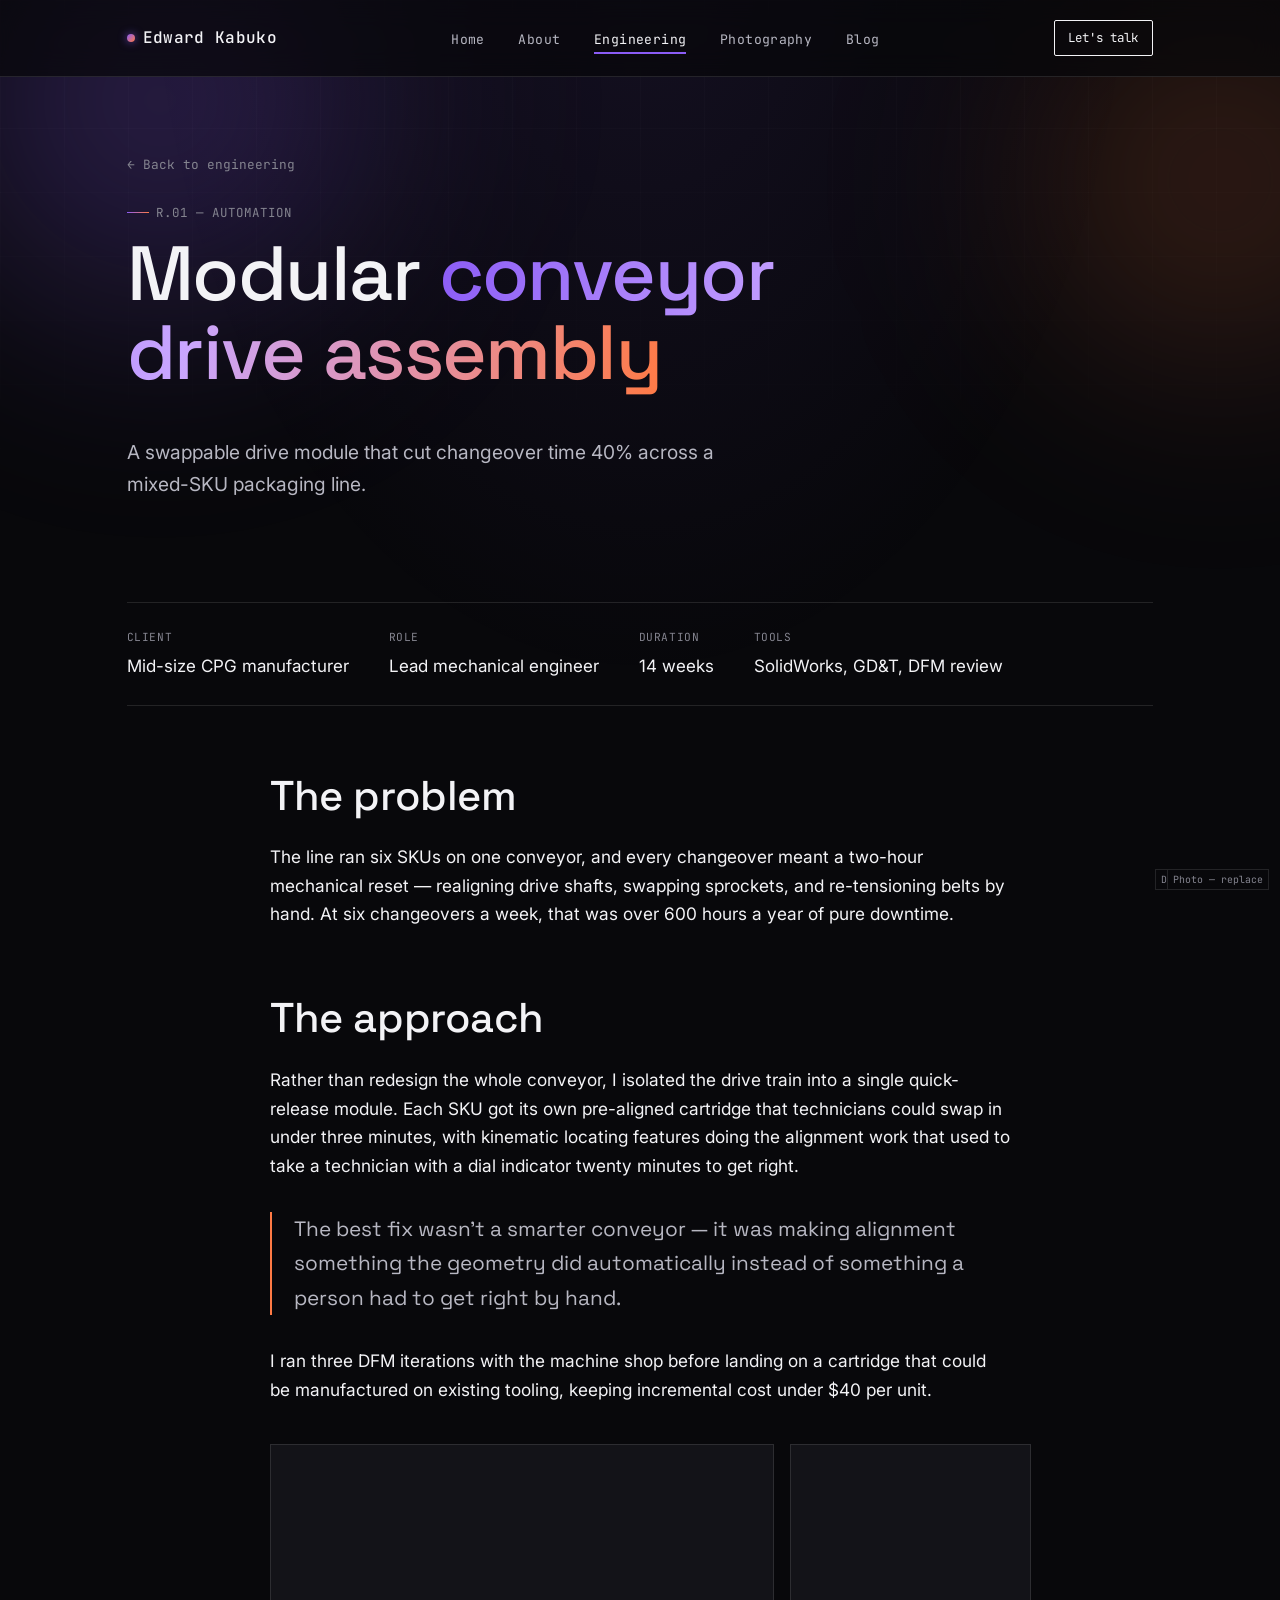
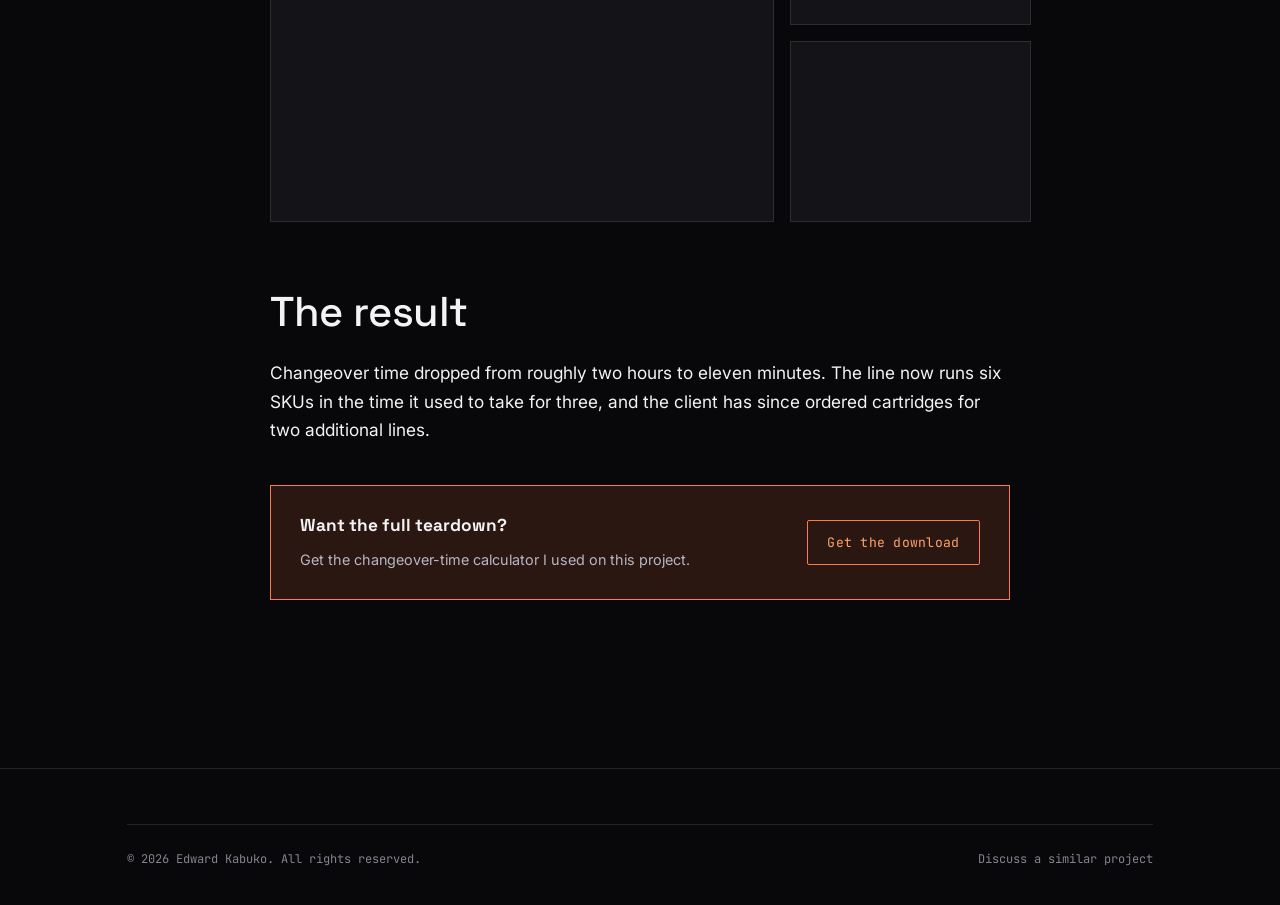
<file: engineering-project.html>
<!DOCTYPE html>
<html lang="en">
<head>
<meta charset="UTF-8">
<meta name="viewport" content="width=device-width, initial-scale=1.0">
<title>Modular conveyor drive assembly — Edward Kabuko</title>
<link rel="preconnect" href="https://fonts.googleapis.com">
<link href="https://fonts.googleapis.com/css2?family=Space+Grotesk:wght@400;500;600&family=Inter:wght@400;500;600&family=JetBrains+Mono:wght@400;500&display=swap" rel="stylesheet">
<style>
/* ===================================================================
   DESIGN TOKENS
   Concept: "Blueprint & Darkroom" — engineering drafting meets film
   photography. Cyanotype blue = engineering. Darkroom amber = photo.
   Frame/revision numbers (F.01, R.02) are the shared visual language
   between drawing revisions and film frame counters.
=================================================================== */
:root{
  --ink:#F3F3F6;
  --ink-soft:#B7B7C2;
  --muted:#84848F;
  --paper:#08080B;
  --paper-2:#131318;
  --paper-3:#1C1C23;
  --white:#141419;
  --line:rgba(255,255,255,0.11);
  --line-soft:rgba(255,255,255,0.06);
  --blue:#8B5CF6;
  --blue-deep:#B9A2FF;
  --blue-tint:rgba(139,92,246,0.14);
  --amber:#FF7A45;
  --amber-deep:#FFA36B;
  --amber-tint:rgba(255,122,69,0.14);

  --font-display:'Space Grotesk', sans-serif;
  --font-body:'Inter', -apple-system, sans-serif;
  --font-mono:'JetBrains Mono', monospace;

  --max:1180px;
  --gap:2rem;
}

*{box-sizing:border-box;}
html{scroll-behavior:smooth;}
body{
  margin:0;
  background:var(--paper);
  color:var(--ink);
  font-family:var(--font-body);
  font-size:17px;
  line-height:1.65;
  -webkit-font-smoothing:antialiased;
}
img{max-width:100%;display:block;}
a{color:inherit;text-decoration:none;}
ul{list-style:none;margin:0;padding:0;}
button{font-family:inherit;cursor:pointer;}

.container{max-width:var(--max);margin:0 auto;padding:0 6vw;}

/* subtle blueprint grid watermark behind everything */
.grid-bg{
  position:fixed;inset:0;z-index:-1;pointer-events:none;
  background-image:
    linear-gradient(var(--line-soft) 1px, transparent 1px),
    linear-gradient(90deg, var(--line-soft) 1px, transparent 1px);
  background-size:64px 64px;
  opacity:0.35;
  mask-image:linear-gradient(to bottom, black, transparent 70%);
}

/* ===================== TYPE ===================== */
h1,h2,h3,h4{
  font-family:var(--font-display);
  font-weight:500;
  letter-spacing:-0.01em;
  margin:0 0 0.6em;
  color:var(--ink);
}
h1{font-size:clamp(2.6rem, 6vw, 5rem); line-height:1.02; letter-spacing:-0.02em;}
h2{font-size:clamp(1.7rem, 3.4vw, 2.6rem); line-height:1.1;}
h3{font-size:1.3rem;}
p{margin:0 0 1.1em;}
.eyebrow{
  font-family:var(--font-mono);
  font-size:0.78rem;
  letter-spacing:0.08em;
  text-transform:uppercase;
  color:var(--muted);
  display:flex;align-items:center;gap:0.6em;
  margin-bottom:0.9em;
}
.eyebrow::before{content:"";width:22px;height:1px;background:var(--line);display:inline-block;}
.frame-tag{
  font-family:var(--font-mono);
  font-size:0.72rem;
  color:var(--muted);
  letter-spacing:0.04em;
}
.lede{font-size:1.2rem; color:var(--ink-soft); max-width:640px;}

/* ===================== NAV ===================== */
.site-nav{
  position:sticky; top:0; z-index:50;
  background:rgba(8,8,11,0.72);
  backdrop-filter:blur(14px);
  border-bottom:1px solid var(--line);
}
.site-nav .container{
  display:flex; align-items:center; justify-content:space-between;
  height:76px;
}
.brand{
  font-family:var(--font-mono);
  font-size:1rem; font-weight:500; letter-spacing:0.02em;
  display:flex; align-items:center; gap:0.5em;
}
.brand .dot{width:8px;height:8px;border-radius:50%;background:var(--amber);display:inline-block;}
.nav-links{display:flex; gap:2.1rem; align-items:center;}
.nav-links a{
  font-family:var(--font-mono); font-size:0.82rem; letter-spacing:0.03em;
  color:var(--ink-soft); position:relative; padding:0.3em 0;
}
.nav-links a.active, .nav-links a:hover{color:var(--ink);}
.nav-links a.active::after{
  content:""; position:absolute; left:0; right:0; bottom:-2px; height:2px; background:var(--blue);
}
.nav-cta{
  font-family:var(--font-mono); font-size:0.78rem;
  border:1px solid var(--ink); padding:0.55em 1.1em; border-radius:2px;
  transition:background .18s, color .18s;
}
.nav-cta:hover{background:var(--ink); color:var(--white);}
.nav-toggle{display:none; background:none; border:none;}

/* ===================== BUTTONS ===================== */
.btn{
  display:inline-flex; align-items:center; gap:0.5em;
  font-family:var(--font-mono); font-size:0.82rem; letter-spacing:0.02em;
  padding:0.85em 1.5em; border-radius:2px; border:1px solid var(--ink);
  transition:all .18s ease;
}
.btn-primary{
  background:linear-gradient(100deg, var(--blue) 0%, #B27CFF 55%, var(--amber) 100%);
  color:#0A0A0D; border-color:transparent; font-weight:500;
}
.btn-primary:hover{filter:brightness(1.1);}
.btn-ghost{background:transparent; color:var(--ink);}
.btn-ghost:hover{background:var(--ink); color:var(--white);}
.btn-blue{border-color:var(--blue); color:var(--blue);}
.btn-blue:hover{background:var(--blue); color:var(--white);}
.btn-amber{border-color:var(--amber); color:var(--amber-deep);}
.btn-amber:hover{background:var(--amber); color:var(--white); border-color:var(--amber);}

/* ===================== SECTIONS ===================== */
section{padding:6.5rem 0;}
section.tight{padding:4rem 0;}
.section-head{
  display:flex; justify-content:space-between; align-items:flex-end;
  gap:2rem; margin-bottom:3rem; flex-wrap:wrap;
}
hr.rule{border:none; border-top:1px solid var(--line); margin:0;}

/* ===================== HERO ===================== */
.hero{padding-top:4.5rem; padding-bottom:5rem;}
.hero-grid{
  display:grid; grid-template-columns:1.3fr 1fr; gap:4rem; align-items:end;
}
.hero-visual{
  aspect-ratio:4/5; border:1px solid var(--line);
  position:relative; overflow:hidden; background:var(--paper-2);
}
.hero-actions{display:flex; gap:1rem; margin-top:2.2rem; flex-wrap:wrap;}
.hero-meta{
  display:flex; flex-direction:column; gap:1.4rem; padding-bottom:0.5rem;
}
.hero-meta .stat{border-top:1px solid var(--line); padding-top:0.8rem;}
.hero-meta .stat b{display:block; font-family:var(--font-display); font-size:1.6rem;}
.hero-meta .stat span{font-family:var(--font-mono); font-size:0.75rem; color:var(--muted);}

/* ===================== SPLIT TEASERS (home) ===================== */
.teasers{display:grid; grid-template-columns:repeat(3,1fr); gap:1px; background:var(--line);}
.teaser{
  background:var(--paper); padding:2.6rem 2.2rem; position:relative;
  transition:background .2s;
  min-height:280px; display:flex; flex-direction:column; justify-content:space-between;
}
.teaser:hover{background:var(--paper-2);}
.teaser .num{font-family:var(--font-mono); color:var(--muted); font-size:0.8rem;}
.teaser h3{margin-top:1rem;}
.teaser .tag{
  font-family:var(--font-mono); font-size:0.7rem; letter-spacing:0.05em;
  text-transform:uppercase; padding:0.3em 0.7em; border:1px solid var(--line);
  display:inline-block; margin-top:1.2rem; width:fit-content;
}
.teaser.eng .tag{border-color:var(--blue); color:var(--blue-deep);}
.teaser.photo .tag{border-color:var(--amber); color:var(--amber-deep);}
.teaser.blog .tag{border-color:var(--ink-soft); color:var(--ink-soft);}
.teaser .arrow{font-family:var(--font-mono); font-size:1.3rem; align-self:flex-end;}

/* ===================== FEATURED STRIP ===================== */
.featured-strip{display:grid; grid-template-columns:repeat(4,1fr); gap:1.4rem;}
.feat-card{border:1px solid var(--line); background:var(--white);}
.feat-thumb{aspect-ratio:4/3; background:var(--paper-2); position:relative; overflow:hidden;}
.feat-card .feat-body{padding:1.1rem 1.2rem;}
.feat-card h4{font-size:0.98rem; margin:0.3em 0 0.2em;}
.feat-card .frame-tag{display:block;}

/* ===================== FOOTER ===================== */
footer{border-top:1px solid var(--line); padding:3.4rem 0 2.2rem; margin-top:4rem;}
.foot-grid{display:grid; grid-template-columns:1.4fr 1fr 1fr 1fr; gap:2rem; margin-bottom:2.4rem;}
.foot-grid h4{font-family:var(--font-mono); font-size:0.78rem; text-transform:uppercase; letter-spacing:0.06em; color:var(--muted); margin-bottom:1rem;}
.foot-grid a{display:block; padding:0.3em 0; font-size:0.92rem; color:var(--ink-soft);}
.foot-grid a:hover{color:var(--ink);}
.foot-bottom{
  display:flex; justify-content:space-between; align-items:center;
  padding-top:1.6rem; border-top:1px solid var(--line);
  font-family:var(--font-mono); font-size:0.75rem; color:var(--muted);
  flex-wrap:wrap; gap:0.8rem;
}

/* ===================== PLACEHOLDER GRAPHIC (svg photo/thumbs) ===================== */
.ph{width:100%; height:100%; display:block;}
.hatch{
  background-image: repeating-linear-gradient(45deg, var(--line-soft) 0, var(--line-soft) 1px, transparent 1px, transparent 13px);
}
.ph-note{
  position:absolute; bottom:0.6rem; right:0.7rem;
  font-family:var(--font-mono); font-size:0.62rem; color:var(--muted);
  background:var(--paper); padding:0.15em 0.5em; border:1px solid var(--line);
}

/* ===================== PROJECT / GALLERY GRID ===================== */
.filter-bar{display:flex; gap:0.7rem; flex-wrap:wrap; margin-bottom:2.6rem;}
.filter-chip{
  font-family:var(--font-mono); font-size:0.78rem; padding:0.5em 1.1em;
  border:1px solid var(--line); border-radius:20px; color:var(--ink-soft);
  background:transparent; transition:all .15s;
}
.filter-chip.active, .filter-chip:hover{background:var(--ink); color:var(--white); border-color:var(--ink);}

.project-grid{display:grid; grid-template-columns:repeat(3,1fr); gap:1.6rem;}
.project-card{border:1px solid var(--line); background:var(--white); overflow:hidden;}
.project-thumb{aspect-ratio:16/11; background:var(--paper-2); position:relative;}
.project-info{padding:1.3rem 1.4rem 1.6rem;}
.project-info .frame-tag{margin-bottom:0.5rem; display:block;}
.stack-list{display:flex; gap:0.5rem; flex-wrap:wrap; margin-top:0.9rem;}
.stack-pill{
  font-family:var(--font-mono); font-size:0.68rem; padding:0.25em 0.6em;
  background:var(--blue-tint); color:var(--blue-deep); border-radius:2px;
}

.masonry{columns:4 220px; column-gap:1rem;}
.masonry .m-item{break-inside:avoid; margin-bottom:1rem; border:1px solid var(--line); background:var(--paper-2); position:relative; cursor:pointer;}
.masonry .m-item .cap{
  position:absolute; left:0; right:0; bottom:0; padding:0.6em 0.8em;
  background:linear-gradient(to top, rgba(23,27,29,0.72), transparent);
  color:var(--white); font-family:var(--font-mono); font-size:0.7rem; opacity:0; transition:opacity .2s;
}
.masonry .m-item:hover .cap{opacity:1;}

/* lightbox */
.lightbox{
  position:fixed; inset:0; background:rgba(2,2,4,0.94); z-index:100;
  display:none; align-items:center; justify-content:center; padding:4vh 4vw;
}
.lightbox.open{display:flex;}
.lightbox-inner{max-width:900px; width:100%; color:var(--ink);}
.lightbox-frame{aspect-ratio:3/2; background:var(--paper-2); margin-bottom:1rem;}
.lightbox-close{position:absolute; top:2rem; right:3rem; color:var(--ink); font-family:var(--font-mono); background:none; border:1px solid rgba(255,255,255,0.25); padding:0.5em 1em;}

/* ===================== BLOG ===================== */
.blog-layout{display:grid; grid-template-columns:2fr 1fr; gap:3rem;}
.post-row{
  display:grid; grid-template-columns:180px 1fr; gap:1.6rem;
  padding:1.8rem 0; border-top:1px solid var(--line);
}
.post-row:last-child{border-bottom:1px solid var(--line);}
.post-thumb{aspect-ratio:4/3; background:var(--paper-2);}
.post-tag{
  font-family:var(--font-mono); font-size:0.68rem; text-transform:uppercase;
  color:var(--blue-deep); letter-spacing:0.05em;
}
.post-row h3{margin:0.4em 0 0.4em; font-size:1.25rem;}
.post-meta{font-family:var(--font-mono); font-size:0.75rem; color:var(--muted);}
.sidebar-card{border:1px solid var(--line); padding:1.6rem; margin-bottom:1.6rem; background:var(--white);}
.sidebar-card h4{font-size:0.95rem; margin-bottom:0.6rem;}
.sidebar-card p{font-size:0.9rem; color:var(--ink-soft); margin-bottom:1rem;}
.tag-cloud{display:flex; flex-wrap:wrap; gap:0.5rem;}
.tag-cloud span{
  font-family:var(--font-mono); font-size:0.72rem; padding:0.35em 0.7em;
  background:var(--paper-2); border-radius:2px; color:var(--ink-soft);
}
.field{
  width:100%; padding:0.75em 0.9em; border:1px solid var(--line); background:var(--paper-2);
  font-family:var(--font-body); font-size:0.92rem; margin-bottom:0.8rem; border-radius:2px;
  color:var(--ink);
}

/* article */
.article-head{max-width:740px; margin:0 auto 3rem;}
.article-body{max-width:740px; margin:0 auto; font-size:1.08rem;}
.article-body h2{margin-top:1.6em;}
.article-body p{margin-bottom:1.3em;}
.article-body blockquote{
  font-family:var(--font-display); font-size:1.3rem; border-left:2px solid var(--amber);
  padding-left:1.4rem; margin:2rem 0; color:var(--ink-soft);
}
.article-cover{aspect-ratio:16/8; background:var(--paper-2); max-width:920px; margin:0 auto 3rem;}
.promo-box{
  max-width:740px; margin:2.5rem auto; border:1px solid var(--amber); background:var(--amber-tint);
  padding:1.6rem 1.8rem; display:flex; justify-content:space-between; align-items:center; gap:1.5rem; flex-wrap:wrap;
}

/* ===================== ABOUT ===================== */
.split{display:grid; grid-template-columns:1fr 1fr; gap:4rem; align-items:start;}
.timeline{border-left:1px solid var(--line); padding-left:2rem; display:flex; flex-direction:column; gap:2.2rem;}
.timeline .item{position:relative;}
.timeline .item::before{
  content:""; position:absolute; left:-2.05rem; top:0.35rem; width:9px; height:9px; border-radius:50%; background:var(--ink);
}
.timeline .item.photo::before{background:var(--amber);}
.timeline .item.eng::before{background:var(--blue);}
.timeline .item .frame-tag{margin-bottom:0.3rem; display:block;}
.skills-grid{display:grid; grid-template-columns:repeat(2,1fr); gap:2rem;}
.skill-block h4{font-family:var(--font-mono); font-size:0.8rem; text-transform:uppercase; letter-spacing:0.05em; color:var(--muted); margin-bottom:0.8rem;}
.skill-bar{height:4px; background:var(--paper-3); margin-bottom:1rem; position:relative;}
.skill-bar i{position:absolute; left:0; top:0; bottom:0; background:var(--blue); display:block;}
.skill-row{font-size:0.88rem; display:flex; justify-content:space-between; margin-bottom:0.3rem;}

/* ===================== CASE STUDY ===================== */
.cs-meta-bar{display:flex; gap:2.5rem; flex-wrap:wrap; padding:1.6rem 0; border-top:1px solid var(--line); border-bottom:1px solid var(--line); margin-bottom:3rem;}
.cs-meta-bar div span{display:block; font-family:var(--font-mono); font-size:0.7rem; color:var(--muted); text-transform:uppercase; letter-spacing:0.05em; margin-bottom:0.3rem;}
.cs-gallery{display:grid; grid-template-columns:2fr 1fr; gap:1rem; margin:2.5rem 0;}
.cs-gallery .tall{grid-row:span 2;}
.cs-img{background:var(--paper-2); border:1px solid var(--line); aspect-ratio:4/3;}

/* ===================== CONTACT ===================== */
.contact-grid{display:grid; grid-template-columns:1fr 1fr; gap:4rem;}
.contact-form .field, .contact-form textarea{width:100%;}
.contact-form textarea{padding:0.9em; border:1px solid var(--line); background:var(--paper-2); font-family:var(--font-body); border-radius:2px; min-height:140px; color:var(--ink);}
.contact-form label{font-family:var(--font-mono); font-size:0.75rem; text-transform:uppercase; letter-spacing:0.04em; color:var(--muted); display:block; margin-bottom:0.4rem;}
.contact-form .fgroup{margin-bottom:1.3rem;}

/* ===================== RESPONSIVE ===================== */
@media (max-width:980px){
  .hero-grid, .split, .contact-grid, .blog-layout{grid-template-columns:1fr;}
  .teasers{grid-template-columns:1fr;}
  .featured-strip{grid-template-columns:repeat(2,1fr);}
  .project-grid{grid-template-columns:repeat(2,1fr);}
  .foot-grid{grid-template-columns:1fr 1fr;}
  .masonry{columns:2;}
  .cs-gallery{grid-template-columns:1fr;}
  .skills-grid{grid-template-columns:1fr;}
}
@media (max-width:640px){
  .nav-links{
    position:fixed; top:76px; left:0; right:0; background:var(--paper);
    flex-direction:column; align-items:flex-start; padding:1.5rem 6vw;
    border-bottom:1px solid var(--line); display:none; gap:1.2rem;
  }
  .nav-links.open{display:flex;}
  .nav-cta{display:none;}
  .nav-toggle{display:block;}
  .featured-strip{grid-template-columns:1fr;}
  .project-grid{grid-template-columns:1fr;}
  .foot-grid{grid-template-columns:1fr 1fr;}
  .post-row{grid-template-columns:1fr;}
  .masonry{columns:1;}
}

/* reduced motion */
@media (prefers-reduced-motion: reduce){
  html{scroll-behavior:auto;}
  *{transition:none !important; animation:none !important;}
}

/* focus visibility */
a:focus-visible, button:focus-visible, input:focus-visible, textarea:focus-visible{
  outline:2px solid var(--blue); outline-offset:2px;
}

/* ===================== GLOW / GRADIENT SYSTEM ===================== */
.glow-field{
  position:fixed; inset:0; z-index:-2; pointer-events:none; overflow:hidden;
}
.glow{
  position:absolute; border-radius:50%; filter:blur(90px); pointer-events:none;
}
.glow-a{ width:640px; height:640px; top:-220px; left:-160px; background:radial-gradient(circle, rgba(139,92,246,0.32), transparent 70%); }
.glow-b{ width:560px; height:560px; top:-100px; right:-220px; background:radial-gradient(circle, rgba(255,122,69,0.22), transparent 70%); }

.grad{
  background:linear-gradient(100deg, var(--blue) 0%, #C9A6FF 45%, var(--amber) 100%);
  -webkit-background-clip:text; background-clip:text; color:transparent;
}
.grad-underline{
  text-decoration:none; border-bottom:2px solid transparent;
  border-image:linear-gradient(90deg, var(--blue), var(--amber)) 1;
}

/* subtle noise-free vignette so pure black doesn't look flat */
body::before{
  content:""; position:fixed; inset:0; z-index:-3; pointer-events:none;
  background:radial-gradient(ellipse at 50% -10%, rgba(139,92,246,0.10), transparent 55%);
}

/* glowing border treatment for elevated cards on hover */
.feat-card, .project-card, .sidebar-card, .m-item{
  transition:border-color .2s, box-shadow .2s;
}
.feat-card:hover, .project-card:hover{
  border-color:rgba(139,92,246,0.5);
  box-shadow:0 0 0 1px rgba(139,92,246,0.15), 0 12px 40px -12px rgba(139,92,246,0.25);
}
.teaser.photo:hover{ box-shadow: inset 0 0 0 1px rgba(255,122,69,0.4); }
.teaser.eng:hover{ box-shadow: inset 0 0 0 1px rgba(139,92,246,0.4); }

.eyebrow::before{background:linear-gradient(90deg, var(--blue), var(--amber));}
.brand .dot{background:linear-gradient(135deg, var(--blue), var(--amber)); box-shadow:0 0 8px rgba(139,92,246,0.7);}

</style>
</head>
<body>
<div class="grid-bg"></div>
<div class="glow-field"><div class="glow glow-a"></div><div class="glow glow-b"></div></div>

<nav class="site-nav">
  <div class="container">
    <a href="index.html" class="brand"><span class="dot"></span> Edward Kabuko</a>
    <ul class="nav-links">
      <li><a href="index.html">Home</a></li>
      <li><a href="about.html">About</a></li>
      <li><a href="engineering.html" class="active">Engineering</a></li>
      <li><a href="photography.html">Photography</a></li>
      <li><a href="blog.html">Blog</a></li>
    </ul>
    <a href="contact.html" class="nav-cta">Let's talk</a>
    <button class="nav-toggle" aria-label="Toggle menu">☰</button>
  </div>
</nav>

<header class="hero" style="padding-bottom:1rem;">
  <div class="container">
    <a href="engineering.html" style="font-family:var(--font-mono); font-size:0.8rem; color:var(--muted);">← Back to engineering</a>
    <div class="eyebrow" style="margin-top:1.6rem;">R.01 — automation</div>
    <h1 style="max-width:760px;">Modular <span class="grad">conveyor drive assembly</span></h1>
    <p class="lede">A swappable drive module that cut changeover time 40% across a mixed-SKU packaging line.</p>
  </div>
</header>

<section class="tight">
  <div class="container">
    <div class="cs-meta-bar">
      <div><span>Client</span>Mid-size CPG manufacturer</div>
      <div><span>Role</span>Lead mechanical engineer</div>
      <div><span>Duration</span>14 weeks</div>
      <div><span>Tools</span>SolidWorks, GD&amp;T, DFM review</div>
    </div>

    <div class="article-body">
      <h2>The problem</h2>
      <p>The line ran six SKUs on one conveyor, and every changeover meant a two-hour mechanical reset — realigning drive shafts, swapping sprockets, and re-tensioning belts by hand. At six changeovers a week, that was over 600 hours a year of pure downtime.</p>

      <h2>The approach</h2>
      <p>Rather than redesign the whole conveyor, I isolated the drive train into a single quick-release module. Each SKU got its own pre-aligned cartridge that technicians could swap in under three minutes, with kinematic locating features doing the alignment work that used to take a technician with a dial indicator twenty minutes to get right.</p>
      <blockquote>The best fix wasn't a smarter conveyor — it was making alignment something the geometry did automatically instead of something a person had to get right by hand.</blockquote>
      <p>I ran three DFM iterations with the machine shop before landing on a cartridge that could be manufactured on existing tooling, keeping incremental cost under $40 per unit.</p>

      <div class="cs-gallery">
        <div class="cs-img tall"><span class="ph-note">Drawing — replace</span></div>
        <div class="cs-img"><span class="ph-note">Photo — replace</span></div>
        <div class="cs-img"><span class="ph-note">Photo — replace</span></div>
      </div>

      <h2>The result</h2>
      <p>Changeover time dropped from roughly two hours to eleven minutes. The line now runs six SKUs in the time it used to take for three, and the client has since ordered cartridges for two additional lines.</p>

      <div class="promo-box">
        <div>
          <strong style="font-family:var(--font-display); display:block; margin-bottom:0.3em;">Want the full teardown?</strong>
          <span style="font-size:0.9rem; color:var(--ink-soft);">Get the changeover-time calculator I used on this project.</span>
        </div>
        <a href="blog.html" class="btn btn-amber">Get the download</a>
      </div>
    </div>
  </div>
</section>

<footer>
  <div class="container">
    <div class="foot-bottom" style="border-top:1px solid var(--line); padding-top:1.6rem;">
      <span>© 2026 Edward Kabuko. All rights reserved.</span>
      <a href="contact.html">Discuss a similar project</a>
    </div>
  </div>
</footer>

<script>
// Mobile nav toggle
document.addEventListener('DOMContentLoaded', () => {
  const toggle = document.querySelector('.nav-toggle');
  const links = document.querySelector('.nav-links');
  if (toggle && links) {
    toggle.addEventListener('click', () => {
      links.classList.toggle('open');
    });
  }

  // Generic filter chips (used on photography + engineering pages)
  document.querySelectorAll('.filter-bar').forEach(bar => {
    const chips = bar.querySelectorAll('.filter-chip');
    const targetSelector = bar.dataset.target;
    const items = targetSelector ? document.querySelectorAll(targetSelector) : [];
    chips.forEach(chip => {
      chip.addEventListener('click', () => {
        chips.forEach(c => c.classList.remove('active'));
        chip.classList.add('active');
        const cat = chip.dataset.filter;
        items.forEach(item => {
          if (cat === 'all' || item.dataset.category === cat) {
            item.style.display = '';
          } else {
            item.style.display = 'none';
          }
        });
      });
    });
  });

  // Lightbox for photography grid
  const lightbox = document.getElementById('lightbox');
  if (lightbox) {
    const lbTitle = document.getElementById('lb-title');
    const lbMeta = document.getElementById('lb-meta');
    document.querySelectorAll('.masonry .m-item').forEach(item => {
      item.addEventListener('click', () => {
        lbTitle.textContent = item.dataset.title || 'Untitled';
        lbMeta.textContent = item.dataset.meta || '';
        lightbox.classList.add('open');
      });
    });
    lightbox.addEventListener('click', (e) => {
      if (e.target === lightbox || e.target.closest('.lightbox-close')) {
        lightbox.classList.remove('open');
      }
    });
    document.addEventListener('keydown', (e) => {
      if (e.key === 'Escape') lightbox.classList.remove('open');
    });
  }

  // Contact form (front-end only stub — wire to Formspree/Netlify/etc. at launch)
  const form = document.getElementById('contact-form');
  if (form) {
    form.addEventListener('submit', (e) => {
      e.preventDefault();
      const btn = form.querySelector('button[type="submit"]');
      btn.textContent = 'Message sent';
      form.reset();
      setTimeout(() => { btn.textContent = 'Send message'; }, 3000);
    });
  }

  // Newsletter form stub
  document.querySelectorAll('.newsletter-form').forEach(nf => {
    nf.addEventListener('submit', (e) => {
      e.preventDefault();
      const btn = nf.querySelector('button');
      const original = btn.textContent;
      btn.textContent = 'Subscribed';
      nf.reset();
      setTimeout(() => { btn.textContent = original; }, 2500);
    });
  });
});

</script>
</body>
</html>
</file>
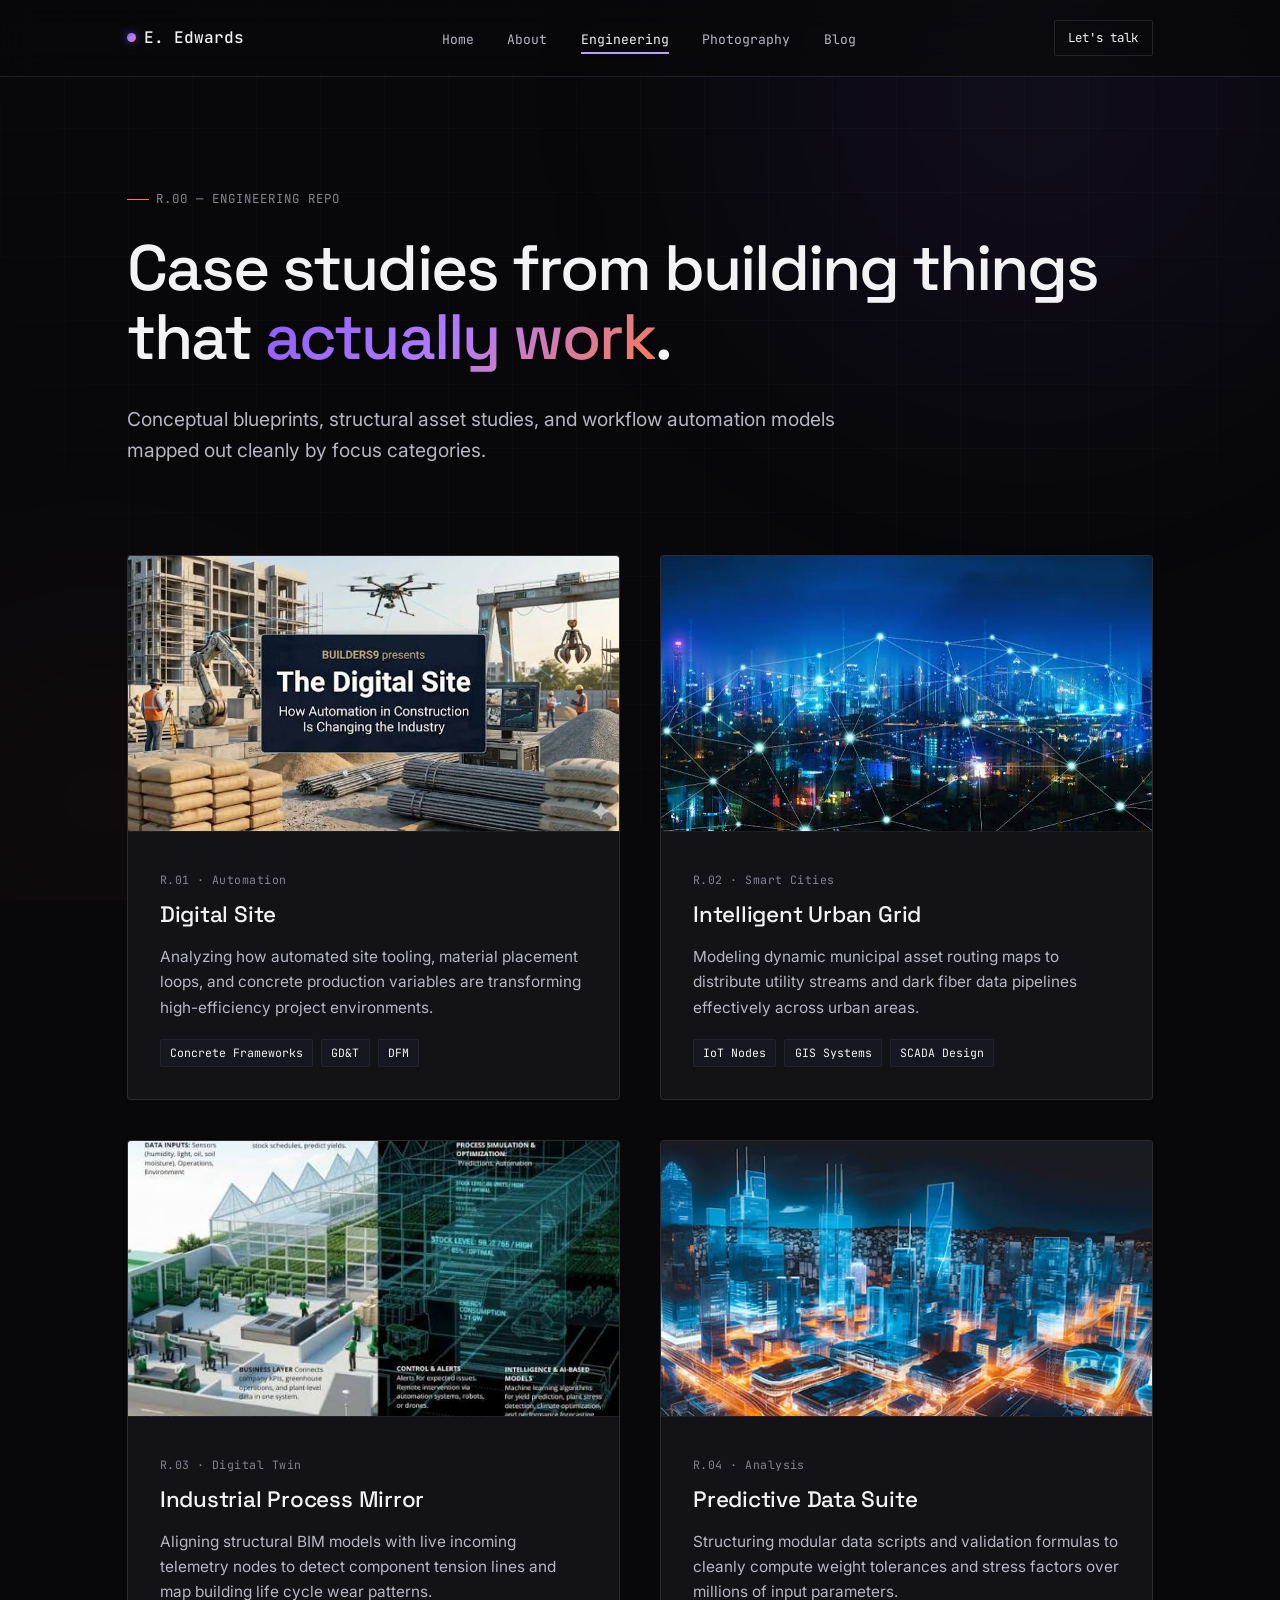
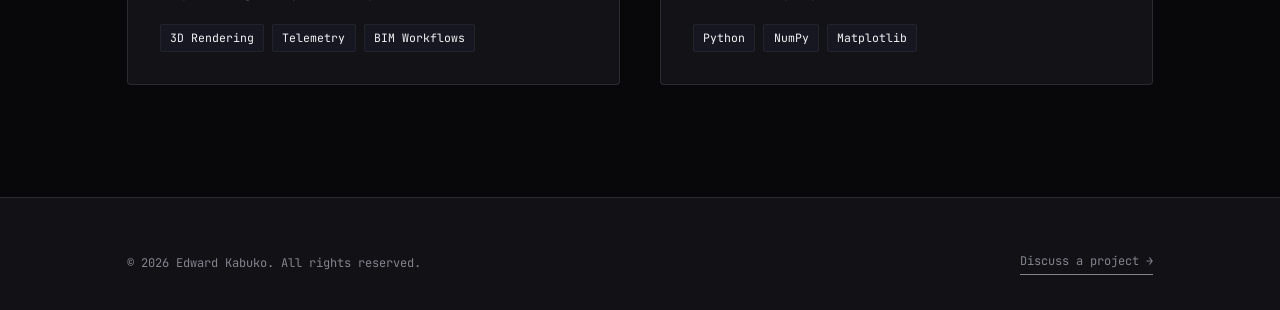
<file: engineering.html>
<!DOCTYPE html>
<html lang="en">
<head>
<meta charset="UTF-8">
<meta name="viewport" content="width=device-width, initial-scale=1.0">
<title>Engineering — Edward Kabuko</title>
<link rel="preconnect" href="https://fonts.googleapis.com">
<link href="https://fonts.googleapis.com/css2?family=Space+Grotesk:wght@400;500;600&family=Inter:wght@400;500;600&family=JetBrains+Mono:wght@400;500&display=swap" rel="stylesheet">
<style>
/* ===================================================================
   DESIGN TOKENS (Matched perfectly to Home & About)
=================================================================== */
:root{
  --ink:#F3F3F6;
  --ink-soft:#B7B7C2;
  --muted:#84848F;
  --paper:#08080B;
  --paper-2:#111116;
  --paper-3:#171721;
  --white:#121217;
  --line:rgba(255,255,255,0.11);
  --line-soft:rgba(255,255,255,0.05);
  
  /* Accent Blends */
  --blue:#8B5CF6;
  --blue-deep:#B9A2FF;
  --blue-tint:rgba(139,92,246,0.15);
  --amber:#FF7A45;
  --amber-deep:#FFA36B;
  --amber-tint:rgba(255,122,69,0.15);
  --grad-primary: linear-gradient(135deg, var(--blue) 0%, #B27CFF 50%, var(--amber) 100%);

  --font-display:'Space Grotesk', sans-serif;
  --font-body:'Inter', -apple-system, sans-serif;
  --font-mono:'JetBrains Mono', monospace;

  --max:1180px;
}

*{box-sizing:border-box;}
html{scroll-behavior:smooth;}
body{
  margin:0;
  background:var(--paper);
  color:var(--ink);
  font-family:var(--font-body);
  font-size:17px;
  line-height:1.65;
  -webkit-font-smoothing:antialiased;
  overflow-x: hidden;
}
a{color:inherit;text-decoration:none;}
ul{list-style:none;margin:0;padding:0;}
button{font-family:inherit;cursor:pointer;}

.container{max-width:var(--max);margin:0 auto;padding:0 6vw;}

/* Ambient System Backgrounds */
.grid-bg{
  position:fixed;inset:0;z-index:-1;pointer-events:none;
  background-image:
    linear-gradient(var(--line-soft) 1px, transparent 1px),
    linear-gradient(90deg, var(--line-soft) 1px, transparent 1px);
  background-size:64px 64px;
  opacity:0.4;
  mask-image:radial-gradient(circle at 50% 20%, black 50%, transparent 90%);
}

.glow-field{ position:fixed; inset:0; z-index:-2; pointer-events:none; overflow:hidden; }
.glow{ position:absolute; border-radius:50%; filter:blur(130px); pointer-events:none; opacity: 0.55; }
.glow-engineering{ width:800px; height:800px; top:-300px; right:-150px; background:radial-gradient(circle, rgba(139,92,246,0.2), transparent 70%); }
.glow-bottom{ width:600px; height:600px; bottom:-200px; left:-200px; background:radial-gradient(circle, rgba(255,122,69,0.12), transparent 70%); }

/* ===================== TYPE & ANIMATIONS ===================== */
@keyframes revealUp {
  from { opacity: 0; transform: translateY(24px); filter: blur(4px); }
  to { opacity: 1; transform: translateY(0); filter: blur(0); }
}

h1,h2,h3,h4{
  font-family:var(--font-display);
  font-weight:500;
  letter-spacing:-0.01em;
  margin:0 0 0.5em;
  color:var(--ink);
}
h1{
  font-size:clamp(2.5rem, 5vw, 4.2rem); 
  line-height:1.08; 
  letter-spacing:-0.03em;
  animation: revealUp 0.8s cubic-bezier(0.16, 1, 0.3, 1) forwards;
}
h3{font-size:1.4rem; margin: 0.3rem 0 0.6rem;}
p{margin:0 0 1.1em; color:var(--ink-soft); font-size:0.96rem;}

.grad-text {
  background: var(--grad-primary);
  -webkit-background-clip: text;
  background-clip: text;
  color: transparent;
}

.eyebrow{
  font-family:var(--font-mono);
  font-size:0.78rem;
  letter-spacing:0.08em;
  text-transform:uppercase;
  color:var(--muted);
  display:flex;align-items:center;gap:0.6em;
  margin-bottom:1.5rem;
}
.eyebrow::before{content:"";width:22px;height:1px;background:var(--amber);display:inline-block;}

.frame-tag{
  font-family:var(--font-mono);
  font-size:0.72rem;
  color:var(--muted);
  letter-spacing:0.04em;
}

/* ===================== NAV ===================== */
.site-nav{
  position:sticky; top:0; z-index:50;
  background:rgba(8,8,11,0.75);
  backdrop-filter:blur(16px);
  border-bottom:1px solid var(--line);
}
.site-nav .container{
  display:flex; align-items:center; justify-content:space-between;
  height:76px;
}
.brand{
  font-family:var(--font-mono); font-size:1rem; font-weight:500;
  display:flex; align-items:center; gap:0.5em;
}
.brand .dot{
  width:9px; height:9px; border-radius:50%; 
  background: var(--grad-primary);
  box-shadow: 0 0 10px rgba(139,92,246,0.6);
}
.nav-links{display:flex; gap:2.1rem; align-items:center;}
.nav-links a{font-family:var(--font-mono); font-size:0.82rem; color:var(--ink-soft); position:relative; padding:0.3em 0;}
.nav-links a.active, .nav-links a:hover{color:var(--ink);}
.nav-links a.active::after{content:""; position:absolute; left:0; right:0; bottom:-2px; height:2px; background:var(--blue-deep);}
.nav-cta{font-family:var(--font-mono); font-size:0.78rem; border:1px solid var(--line); padding:0.55em 1.1em; border-radius:2px; transition: all 0.2s;}
.nav-cta:hover{background:var(--ink); color:var(--paper); border-color:var(--ink);}
.nav-toggle{display:none; background:none; border:none; color:var(--ink); font-size:1.5rem;}

/* ===================== ENGINEERING HEAD ===================== */
.eng-hero{padding:7rem 0 3.5rem;}
.lede{font-size:1.2rem; color:var(--ink-soft); max-width:780px; margin-bottom:0;}

/* ===================== HIGH-AESTHETIC PROJECT GRID ===================== */
.project-section { padding-bottom: 7rem; }

.project-grid {
  display: grid;
  grid-template-columns: repeat(2, 1fr);
  gap: 2.5rem;
  margin-top: 2rem;
}

.project-card {
  background: var(--white);
  border: 1px solid var(--line);
  border-radius: 4px;
  overflow: hidden;
  position: relative;
  transition: all 0.4s cubic-bezier(0.16, 1, 0.3, 1);
}

/* Graphic Thumbnail Frame */
.project-thumb {
  aspect-ratio: 16 / 9;
  background: var(--paper-2);
  position: relative;
  overflow: hidden;
  border-bottom: 1px solid var(--line-soft);
}
.project-thumb img {
  width: 100%;
  height: 100%;
  object-fit: cover;
  transition: transform 0.5s cubic-bezier(0.16, 1, 0.3, 1);
}

/* Card Text Inner Body */
.project-info {
  padding: 2rem;
  position: relative;
}

/* Technology Pills Styling */
.stack-list {
  display: flex;
  flex-wrap: wrap;
  gap: 0.5rem;
  margin-top: 1.2rem;
}
.stack-pill {
  font-family: var(--font-mono);
  font-size: 0.72rem;
  color: var(--ink);
  background: var(--paper-3);
  border: 1px solid var(--line-soft);
  padding: 0.3em 0.8em;
  border-radius: 2px;
  transition: background 0.2s, border-color 0.2s;
}

/* Top accent line animation */
.project-card::before {
  content: "";
  position: absolute;
  top: 0; left: 0; right: 0;
  height: 3px;
  background: var(--grad-primary);
  opacity: 0;
  z-index: 3;
  transition: opacity 0.3s ease;
}

/* Combined Hover Experience */
.project-card:hover {
  transform: translateY(-6px);
  border-color: rgba(139,92,246,0.35);
  box-shadow: 
    0 0 0 1px rgba(139,92,246,0.1),
    0 24px 48px -20px rgba(139,92,246,0.25);
}
.project-card:hover::before {
  opacity: 1;
}
.project-card:hover .project-thumb img {
  transform: scale(1.04);
}
.project-card:hover .stack-pill {
  border-color: rgba(139,92,246,0.3);
  background: rgba(139,92,246,0.06);
}

.hatch {
  background-image: repeating-linear-gradient(45deg, var(--line-soft) 0, var(--line-soft) 1px, transparent 1px, transparent 14px);
}

/* ===================== FOOTER ===================== */
footer{border-top:1px solid var(--line); padding:3.4rem 0 2.2rem; background: var(--paper-2);}
.foot-bottom{
  display:flex; justify-content:space-between; align-items:center;
  font-family:var(--font-mono); font-size:0.75rem; color:var(--muted);
}

/* RESPONSIVE SYSTEM RE-ALIGNMENTS */
@media (max-width:920px){
  .project-grid { grid-template-columns: 1fr; gap: 2rem; }
}
@media (max-width:640px){
  .nav-links{position:fixed; top:76px; left:0; right:0; background:var(--paper); flex-direction:column; align-items:flex-start; padding:1.5rem 6vw; border-bottom:1px solid var(--line); display:none; gap:1.2rem;}
  .nav-links.open{display:flex;}
  .nav-cta{display:none;}
  .nav-toggle{display:block;}
}
</style>
</head>
<body>

<div class="grid-bg"></div>
<div class="glow-field">
  <div class="glow glow-engineering"></div>
  <div class="glow glow-bottom"></div>
</div>

<!-- Navigation -->
<nav class="site-nav">
  <div class="container">
    <a href="index.html" class="brand"><span class="dot"></span>E. Edwards</a>
    <ul class="nav-links">
      <li><a href="index.html">Home</a></li>
      <li><a href="about.html">About</a></li>
      <li><a href="engineering.html" class="active">Engineering</a></li>
      <li><a href="photography.html">Photography</a></li>
      <li><a href="blog.html">Blog</a></li>
    </ul>
    <a href="contact.html" class="nav-cta">Let's talk</a>
    <button class="nav-toggle" aria-label="Toggle menu">☰</button>
  </div>
</nav>

<!-- Main Page Header Wrap -->
<main class="container">
  <header class="eng-hero">
    <div class="eyebrow">R.00 — Engineering Repo</div>
    <h1>Case studies from building things that <span class="grad-text">actually work</span>.</h1>
    <p class="lede">Conceptual blueprints, structural asset studies, and workflow automation models mapped out cleanly by focus categories.</p>
  </header>

  <!-- Interactive Project Layout Grid -->
  <section class="project-section">
    <div class="project-grid">

      <!-- Card 1 · Automation -->
      <div class="project-card">
        <div class="project-thumb hatch">
          <img src="img/automation.jpg" alt="Modular conveyor drive assembly">
        </div>
        <div class="project-info">
          <span class="frame-tag">R.01 · Automation</span>
          <h3><a href="engineering-project.html">Digital Site</a></h3>
          <p>Analyzing how automated site tooling, material placement loops, and concrete production variables are transforming high-efficiency project environments.</p>
          <div class="stack-list">
            <span class="stack-pill">Concrete Frameworks</span>
            <span class="stack-pill">GD&amp;T</span>
            <span class="stack-pill">DFM</span>
          </div>
        </div>
      </div>

      <!-- Card 2 · Smart Cities -->
      <div class="project-card">
        <div class="project-thumb hatch">
          <img src="img/Digital.jpg" alt="Smart Infrastructure Network Matrix">
        </div>
        <div class="project-info">
          <span class="frame-tag">R.02 · Smart Cities</span>
          <h3><a href="engineering-project.html">Intelligent Urban Grid</a></h3>
          <p>Modeling dynamic municipal asset routing maps to distribute utility streams and dark fiber data pipelines effectively across urban areas.</p>
          <div class="stack-list">
            <span class="stack-pill">IoT Nodes</span>
            <span class="stack-pill">GIS Systems</span>
            <span class="stack-pill">SCADA Design</span>
          </div>
        </div>
      </div>

      <!-- Card 3 · Digital Twin -->
      <div class="project-card">
        <div class="project-thumb hatch">
          <img src="img/Twin.jpg" alt="Virtual 3D Structural Process Mirror">
        </div>
        <div class="project-info">
          <span class="frame-tag">R.03 · Digital Twin</span>
          <h3><a href="engineering-project.html">Industrial Process Mirror</a></h3>
          <p>Aligning structural BIM models with live incoming telemetry nodes to detect component tension lines and map building life cycle wear patterns.</p>
          <div class="stack-list">
            <span class="stack-pill">3D Rendering</span>
            <span class="stack-pill">Telemetry</span>
            <span class="stack-pill">BIM Workflows</span>
          </div>
        </div>
      </div>

      <!-- Card 4 · Analysis -->
      <div class="project-card">
        <div class="project-thumb hatch">
          <img src="img/smart.jpg" alt="Predictive data suite analytical interface">
        </div>
        <div class="project-info">
          <span class="frame-tag">R.04 · Analysis</span>
          <h3><a href="engineering-project.html">Predictive Data Suite</a></h3>
          <p>Structuring modular data scripts and validation formulas to cleanly compute weight tolerances and stress factors over millions of input parameters.</p>
          <div class="stack-list">
            <span class="stack-pill">Python</span>
            <span class="stack-pill">NumPy</span>
            <span class="stack-pill">Matplotlib</span>
          </div>
        </div>
      </div>

    </div>
  </section>
</main>

<!-- Footer Interface Block -->
<footer>
  <div class="container">
    <div class="foot-bottom">
      <span>© 2026 Edward Kabuko. All rights reserved.</span>
      <a href="contact.html" style="border-bottom: 1px solid var(--muted); padding-bottom: 2px;">Discuss a project &rarr;</a>
    </div>
  </div>
</footer>

<script>
// Mobile Drawer Handler
document.addEventListener('DOMContentLoaded', () => {
  const toggle = document.querySelector('.nav-toggle');
  const links = document.querySelector('.nav-links');
  if (toggle && links) {
    toggle.addEventListener('click', () => {
      links.classList.toggle('open');
      toggle.textContent = links.classList.contains('open') ? '✕' : '☰';
    });
  }
});
</script>
</body>
</html>
</file>
